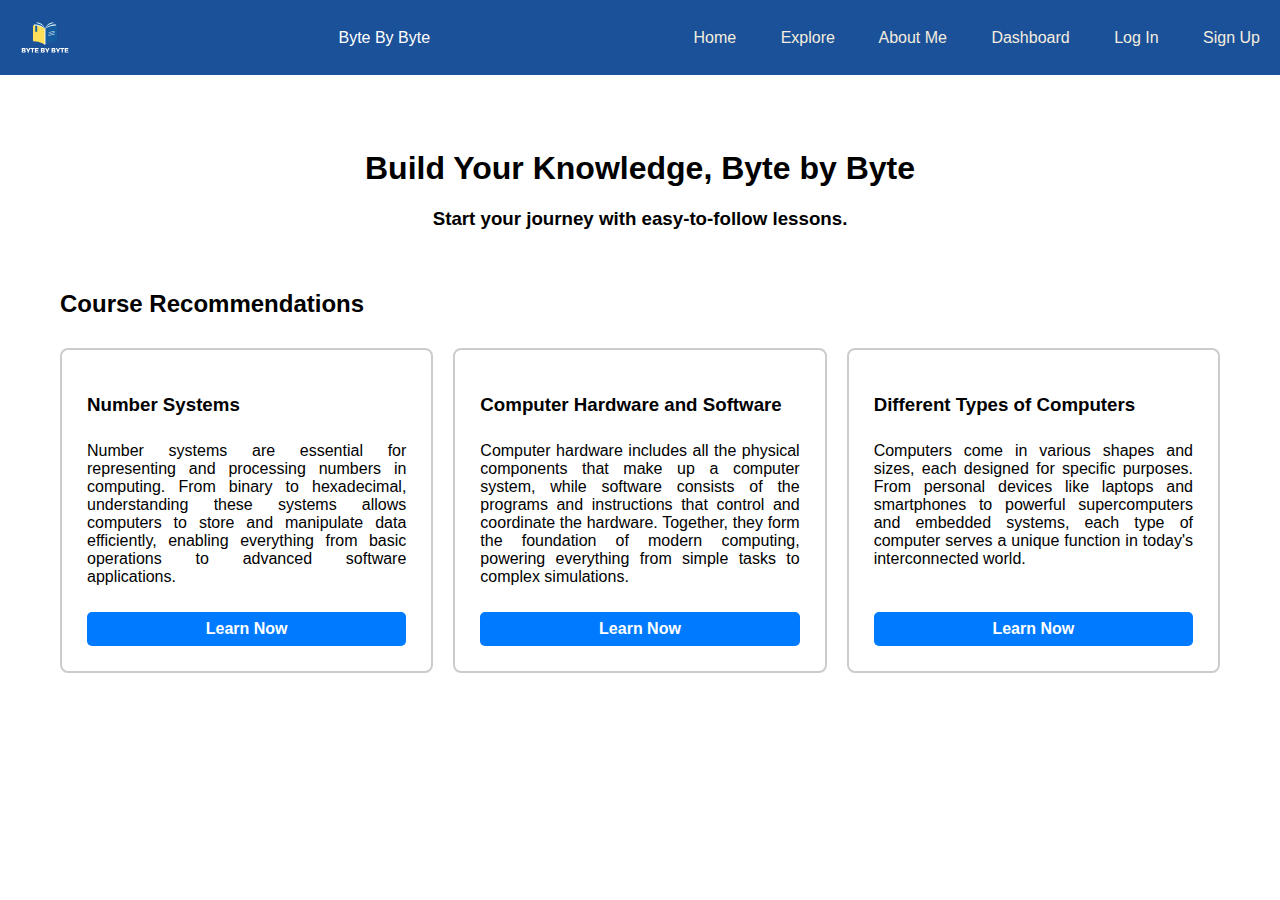
<file: index.html>
<!DOCTYPE html>
<html>
<head>
    <title>Byte By Byte</title>
    <link rel="stylesheet" type="text/css" href="style.css">
</head>
<body>
    <header>
        <img src="BYTEBYBYTE.svg">
        <div>Byte By Byte</div>
        <nav>
            <a href="index.html">Home</a>
            <a href="explore.html">Explore</a>
            <a href="about me.html">About Me</a>
            <a href="dashboard.html">Dashboard</a>
            <a href="login.html">Log In</a>
            <a href="signup.html">Sign Up</a>
        </nav>
    </header>

    <!-- Landing Page -->
    <div id="landing">
    <h1>Build Your Knowledge, Byte by Byte</h1>
    <h3 id="intro">Start your journey with easy-to-follow lessons.</h3>
        <h2 id="recommendation">Course Recommendations</h2>
        <div class="recommendation-container">
            <div class="recommendation-box">
                <h3>Number Systems</h3>
                <p>Number systems are essential for representing and processing numbers in computing. From binary to hexadecimal, understanding these systems allows computers to store and manipulate data efficiently, enabling everything from basic operations to advanced software applications.</p>
                <a href="topic3.html">Learn Now</a>
            </div>
            <div class="recommendation-box">
                <h3>Computer Hardware and Software</h3>
                <p>Computer hardware includes all the physical components that make up a computer system, while software consists of the programs and instructions that control and coordinate the hardware. Together, they form the foundation of modern computing, powering everything from simple tasks to complex simulations.</p>
                <a href="topic4.html">Learn Now</a>
            </div>
            <div class="recommendation-box">
                <h3>Different Types of Computers</h3>
                <p>Computers come in various shapes and sizes, each designed for specific purposes. From personal devices like laptops and smartphones to powerful supercomputers and embedded systems, each type of computer serves a unique function in today's interconnected world.</p>
                <a href="topic6.html">Learn Now</a>
            </div>
    </div>
</body>
</html>
</file>
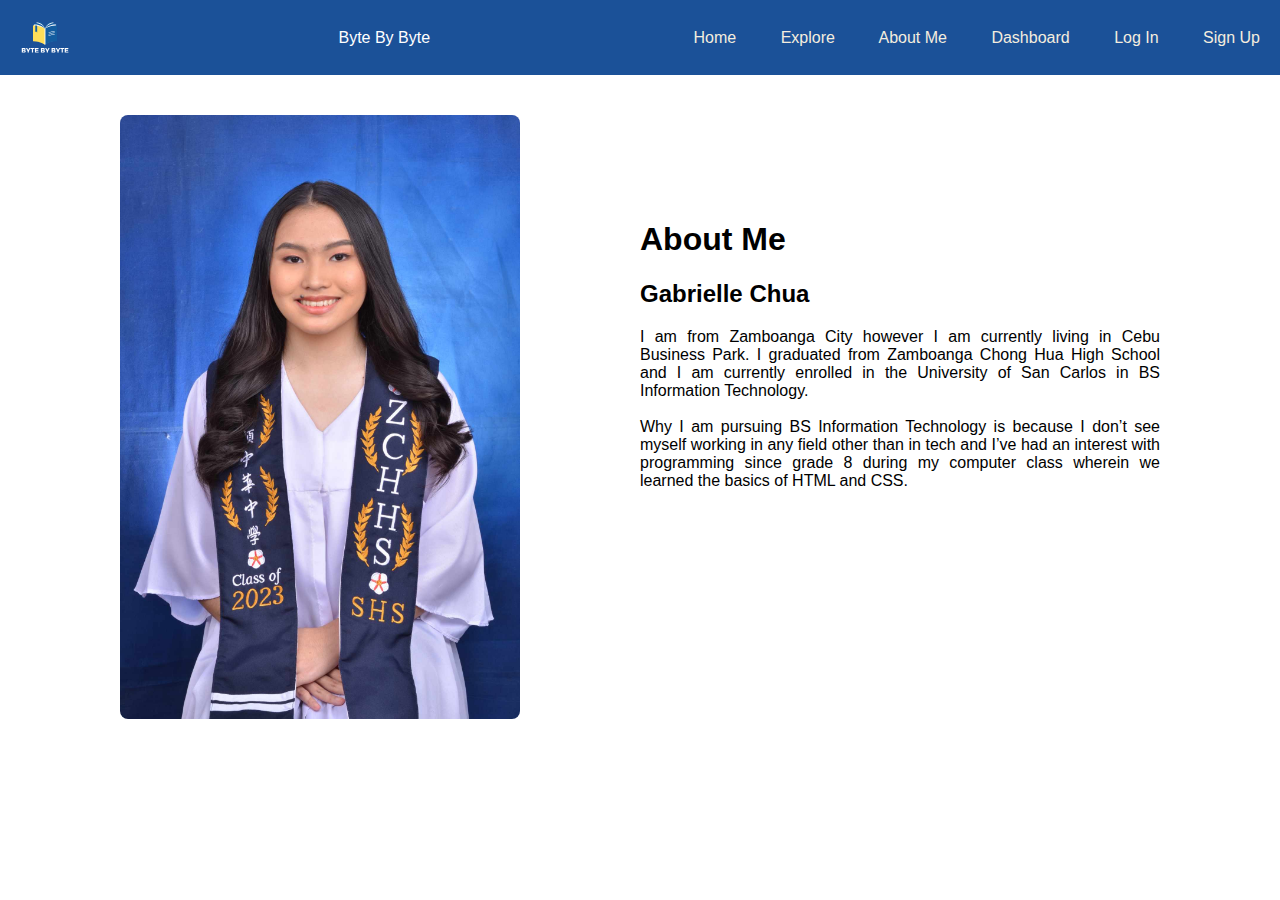
<file: about me.html>
<!DOCTYPE html>
<html>
<head>
    <title>Byte By Byte</title>
    <link rel="stylesheet" type="text/css" href="style.css">
</head>
<body>
    <header>
        <img src="BYTEBYBYTE.svg">
        <div>Byte By Byte</div>
        <nav>
            <a href="index.html">Home</a>
            <a href="explore.html">Explore</a>
            <a href="about me.html">About Me</a>
            <a href="dashboard.html">Dashboard</a>
            <a href="login.html">Log In</a>
            <a href="signup.html">Sign Up</a>
        </nav>
    </header>

    <!-- About Me Page -->
    <div class="about-me-container">
        <div class="picture">
            <img src="418895595_1112350909785266_3610799188984900987_n.jpg"> 
        </div>
        <div class="about">
            <h1>About Me</h1>
            <h2>Gabrielle Chua</h2>
            <p>I am from Zamboanga City however I am currently living in Cebu Business Park. I graduated from Zamboanga Chong Hua High School and I am currently enrolled in the University of San Carlos in BS Information Technology.<br><br>
            Why I am pursuing BS Information Technology is because I don’t see myself working in any field other than in tech and I’ve had an interest with programming since grade 8 during my computer class wherein we learned the basics of HTML and CSS.</p>
        </div>
    </div>
</body>
</html>
</file>
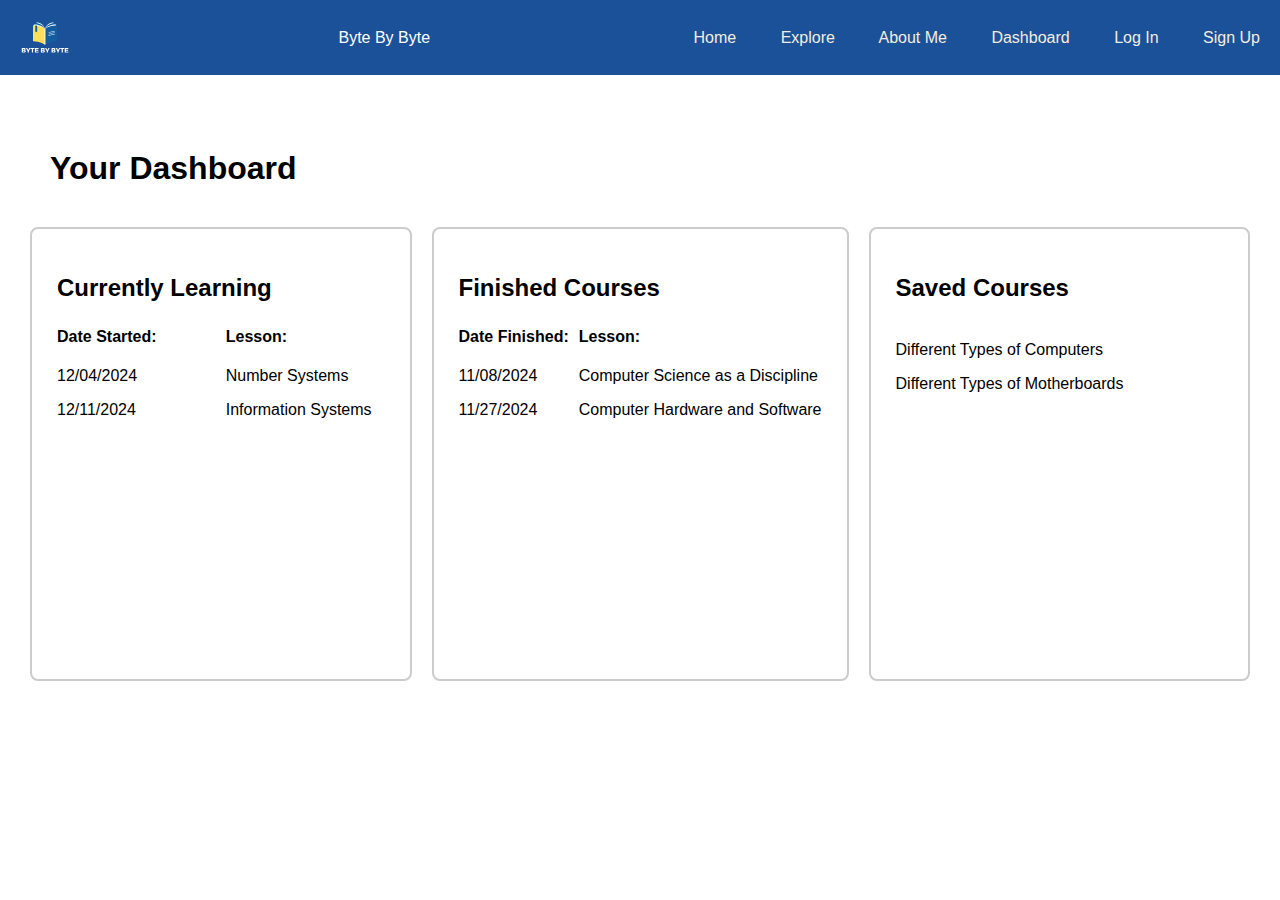
<file: dashboard.html>
<!DOCTYPE html>
<html>
<head>
    <title>Byte By Byte</title>
    <link rel="stylesheet" type="text/css" href="style.css">
</head>
<body>
    <header>
        <img src="BYTEBYBYTE.svg">
        <div>Byte By Byte</div>
        <nav>
            <a href="index.html">Home</a>
            <a href="explore.html">Explore</a>
            <a href="about me.html">About Me</a>
            <a href="dashboard.html">Dashboard</a>
            <a href="login.html">Log In</a>
            <a href="signup.html">Sign Up</a>
        </nav>
    </header>

    <!-- Dashboard Page -->
    <h1 id="dashboard">Your Dashboard</h1>
    <div class="dashboard-container">
        <div class="dashboard-box">
            <h2>Currently Learning</h2>
            <div class="dashboard-box-info">
                <div class="date-started">
                    <h4>Date Started: </h4>
                    <p>12/04/2024</p>
                    <p>12/11/2024</p>
                </div>
                <div class="lesson">
                    <h4>Lesson:</h4>
                    <p>Number Systems</p>
                    <p>Information Systems</p>
                </div>
            </div>
        </div>
        <div class="dashboard-box">
            <h2>Finished Courses</h2>
            <div class="dashboard-box-info">
                <div class="date-finished">
                    <h4>Date Finished: </h4>
                    <p>11/08/2024</p>
                    <p>11/27/2024</p>
                </div>
                <div class="lesson">
                    <h4>Lesson:</h4>
                    <p>Computer Science as a Discipline</p>
                    <p>Computer Hardware and Software</p>
                </div>
            </div>
        </div>
        <div class="dashboard-box">
            <h2>Saved Courses</h2>
                <br>
                <p id="content">Different Types of Computers</p>
                <p id="content">Different Types of Motherboards</p>
        </div>
    </div>
</body>
</body>
</html>
</file>
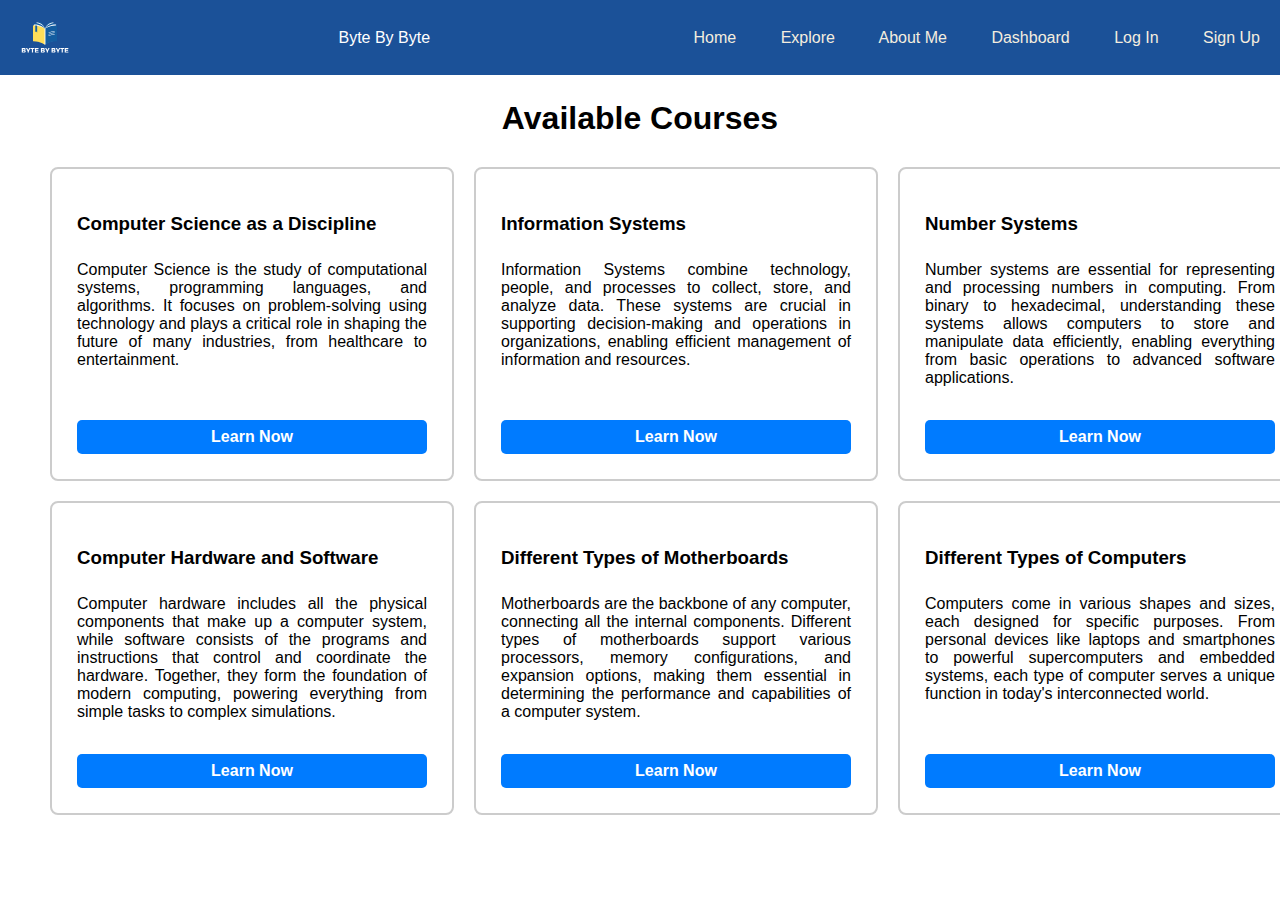
<file: explore.html>
<!DOCTYPE html>
<html>
<head>
    <title>Byte By Byte</title>
    <link rel="stylesheet" type="text/css" href="style.css">
</head>
<body>
    <header>
        <img src="BYTEBYBYTE.svg">
        <div>Byte By Byte</div>
        <nav>
            <a href="index.html">Home</a>
            <a href="explore.html">Explore</a>
            <a href="about me.html">About Me</a>
            <a href="dashboard.html">Dashboard</a>
            <a href="login.html">Log In</a>
            <a href="signup.html">Sign Up</a>
        </nav>
    </header>

    <!-- Explore Page -->
    <div class="explore-container">
        <h1 id="available">Available Courses</h1>
        <div class="courses">
            <div class="explore-box">
                <h3>Computer Science as a Discipline</h3>
                <p>Computer Science is the study of computational systems, programming languages, and algorithms. It focuses on problem-solving using technology and plays a critical role in shaping the future of many industries, from healthcare to entertainment.</p>
                <a href="topic1.html">Learn Now</a>
            </div>
            <div class="explore-box">
                <h3>Information Systems</h3>
                <p>Information Systems combine technology, people, and processes to collect, store, and analyze data. These systems are crucial in supporting decision-making and operations in organizations, enabling efficient management of information and resources.</p>
                <a href="topic2.html">Learn Now</a>
            </div>
            <div class="explore-box">
                <h3>Number Systems</h3>
                <p>Number systems are essential for representing and processing numbers in computing. From binary to hexadecimal, understanding these systems allows computers to store and manipulate data efficiently, enabling everything from basic operations to advanced software applications.</p>
                <a href="topic3.html">Learn Now</a>
            </div>
            <div class="explore-box">
                <h3>Computer Hardware and Software</h3>
                <p>Computer hardware includes all the physical components that make up a computer system, while software consists of the programs and instructions that control and coordinate the hardware. Together, they form the foundation of modern computing, powering everything from simple tasks to complex simulations.</p>
                <a href="topic4.html">Learn Now</a>
            </div>
            <div class="explore-box">
                <h3>Different Types of Motherboards</h3>
                <p>Motherboards are the backbone of any computer, connecting all the internal components. Different types of motherboards support various processors, memory configurations, and expansion options, making them essential in determining the performance and capabilities of a computer system.</p>
                <a href="topic5.html">Learn Now</a>
            </div>
            <div class="explore-box">
                <h3>Different Types of Computers</h3>
                <p>Computers come in various shapes and sizes, each designed for specific purposes. From personal devices like laptops and smartphones to powerful supercomputers and embedded systems, each type of computer serves a unique function in today's interconnected world.</p>
                <a href="topic6.html">Learn Now</a>
            </div>
        </div>
    </div>
</body>
</html>
</file>
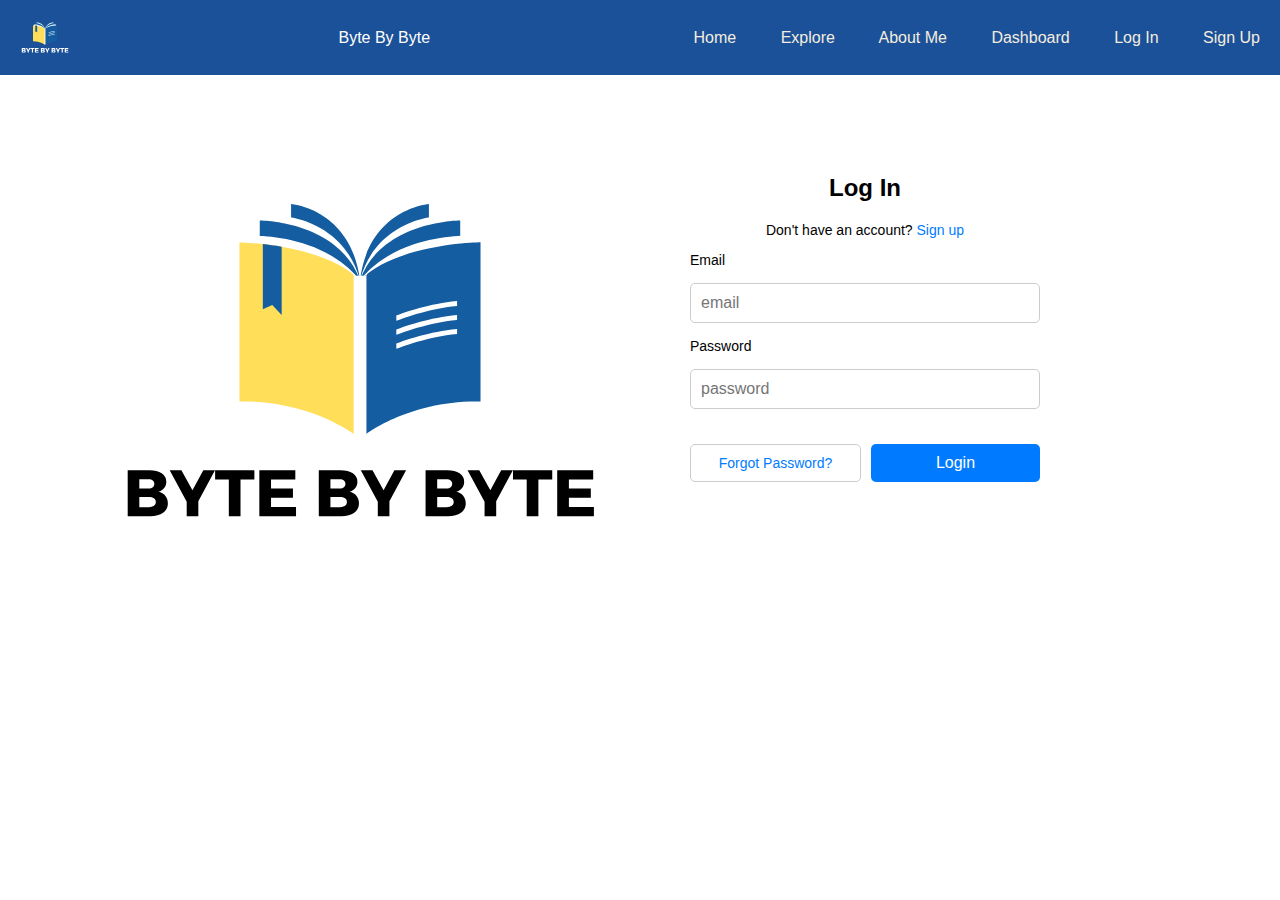
<file: login.html>
<!DOCTYPE html>
<html>
<head>
    <title>Byte By Byte</title>
    <link rel="stylesheet" type="text/css" href="style.css">
</head>
<body>
    <header>
        <img src="BYTEBYBYTE.svg">
        <div>Byte By Byte</div>
        <nav>
            <a href="index.html">Home</a>
            <a href="explore.html">Explore</a>
            <a href="about me.html">About Me</a>
            <a href="dashboard.html">Dashboard</a>
            <a href="login.html">Log In</a>
            <a href="signup.html">Sign Up</a>
        </nav>
    </header>

    <!-- Log In Page -->
    <div class="form-container">
        <div class="logo">
            <img src="BYTEBYBYTE(black).svg" alt="Website Logo"> 
        </div>
        <div class="login">
            <h3>Log In</h3>
            <p>Don't have an account? <a href="signup.html">Sign up</a></p>
            <form action="dashboard.html">
                <label for="email">Email</label>
                <input name="email" placeholder="email">

                <label for="password">Password</label>
                <input name="password" placeholder="password">

                <div class="button-container">
                    <a href="#" class="forgot-password">Forgot Password?</a>
                    <button type="submit">Login</button>
                </div>
            </form>
        </div>
    </div>
</body>
</html>
</file>
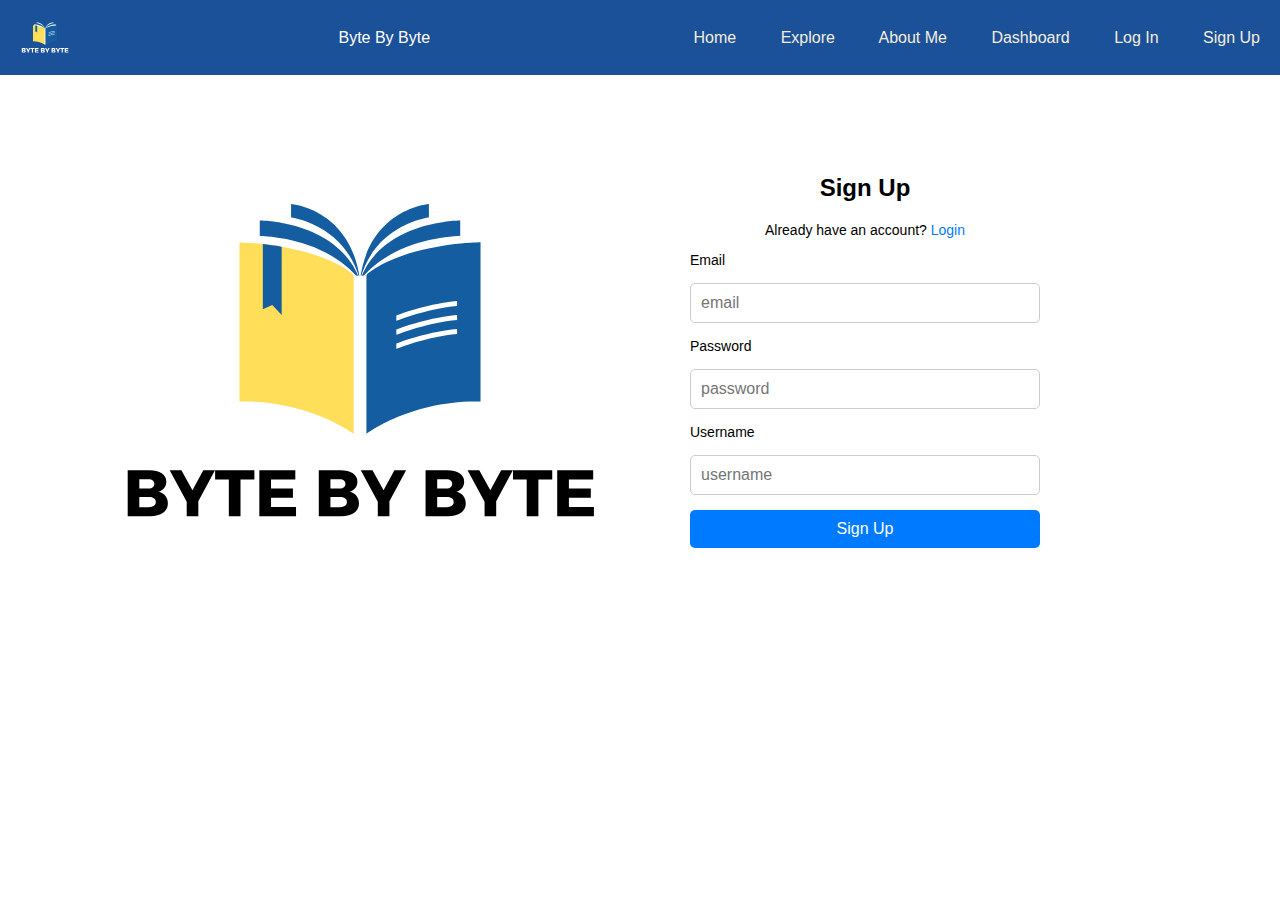
<file: signup.html>
<!DOCTYPE html>
<html>
<head>
    <title>Sign Up</title>
    <link rel="stylesheet" type="text/css" href="style.css">
</head>
<body>
    <header>
        <img src="BYTEBYBYTE.svg">
        <div>Byte By Byte</div>
        <nav>
            <a href="index.html">Home</a>
            <a href="explore.html">Explore</a>
            <a href="about me.html">About Me</a>
            <a href="dashboard.html">Dashboard</a>
            <a href="login.html">Log In</a>
            <a href="signup.html">Sign Up</a>
        </nav>
    </header>

    <!-- Signup Page -->
    <div class="form-container">
        <div class="logo">
            <img src="BYTEBYBYTE(black).svg" alt="Website Logo"> 
        </div>
        <div class="signup">
            <h3>Sign Up</h3>
            <p>Already have an account? <a href="login.html">Login</a></p>
            <form action="dashboard.html">
                <label for="email">Email</label>
                <input type="email" placeholder="email">

                <label for="password">Password</label>
                <input type="password" placeholder="password">

                <label for="username">Username</label>
                <input type="text" placeholder="username">
                <button type="submit">Sign Up</button>
            </form>
        </div>
    </div>
</body>
</html>
</file>
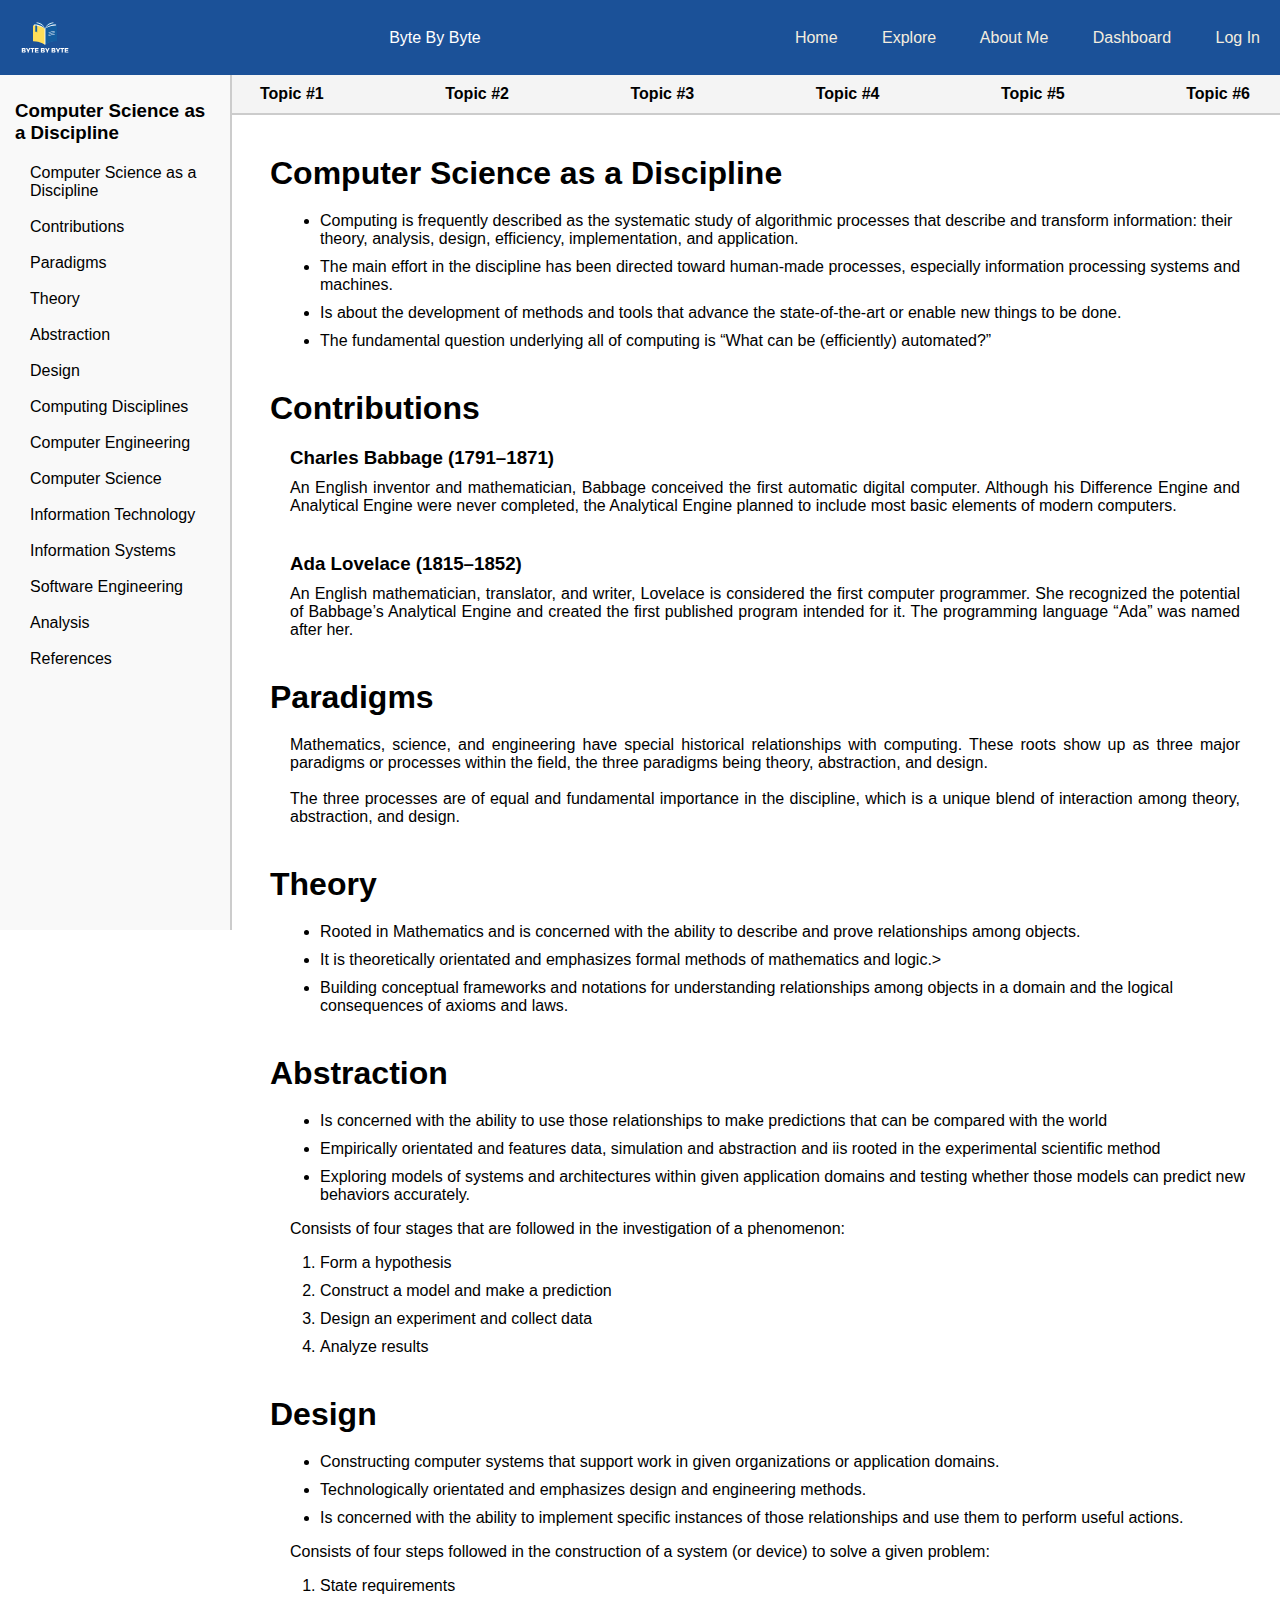
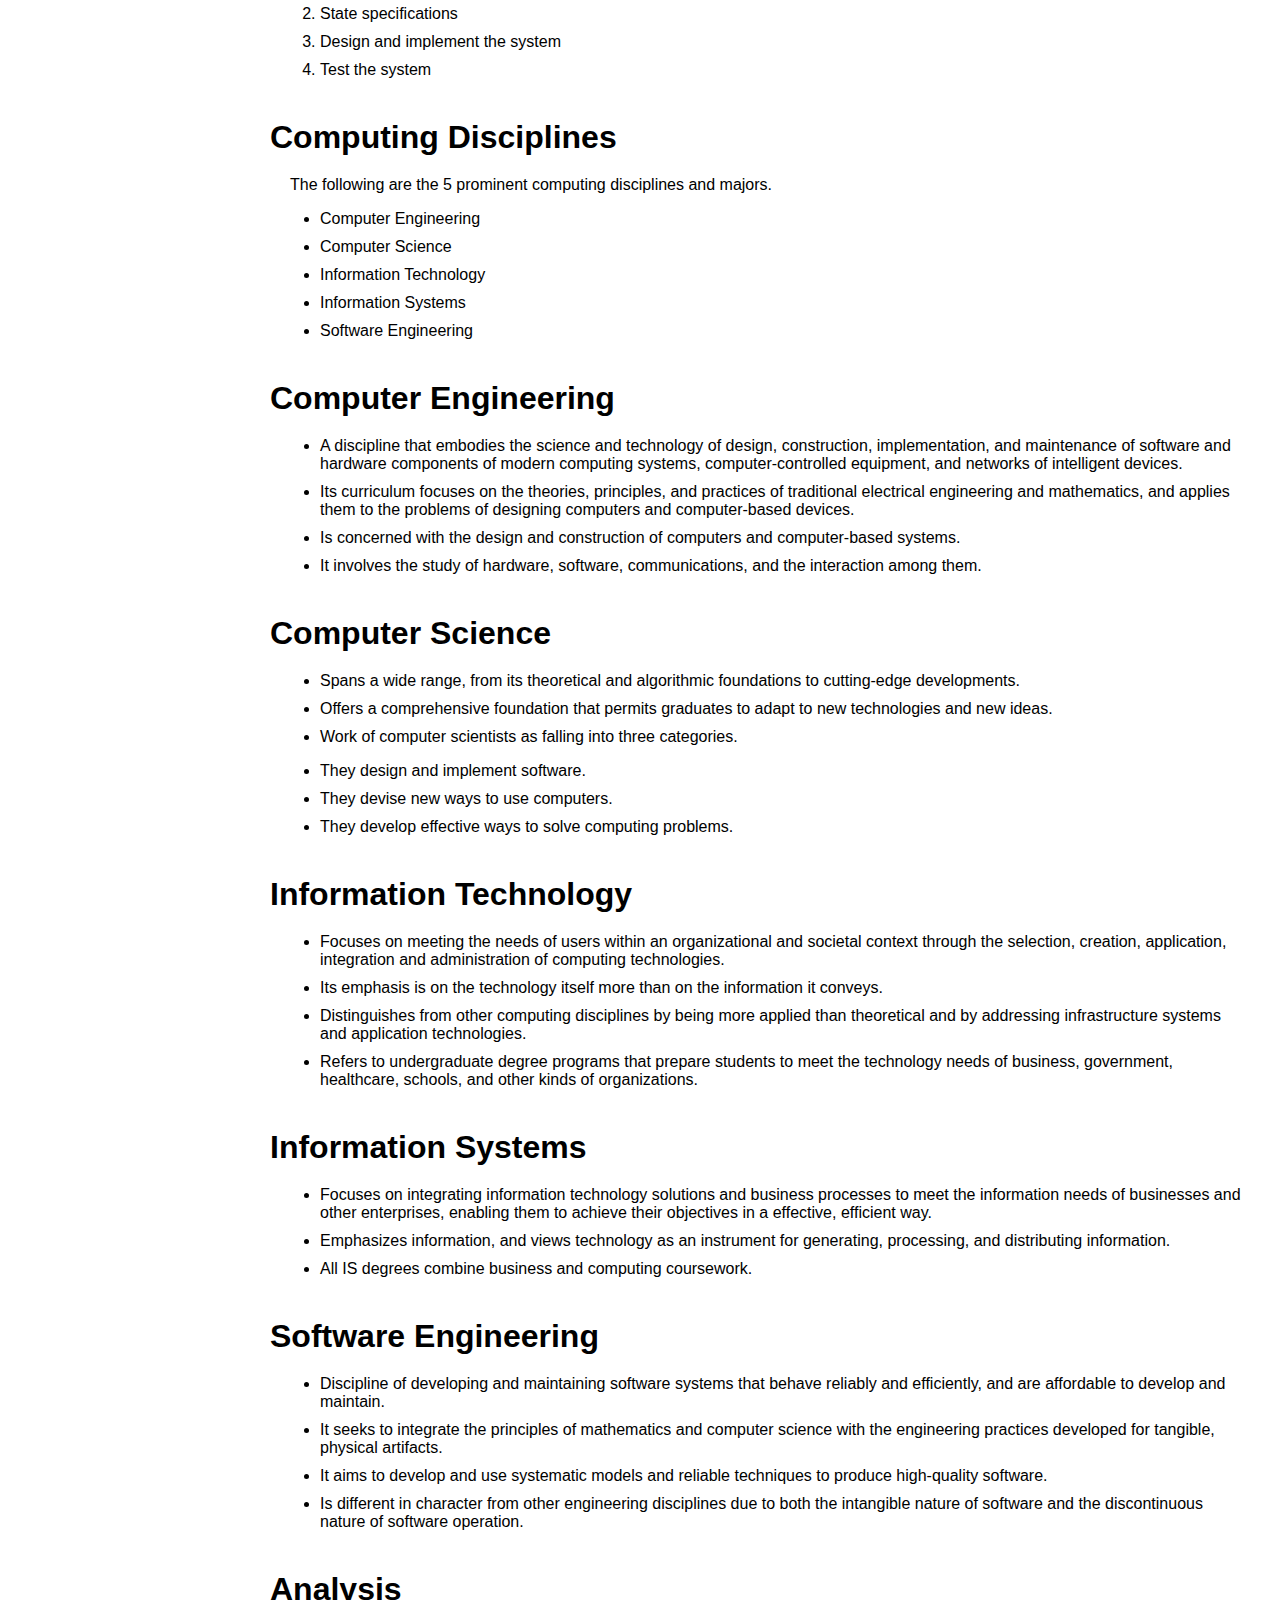
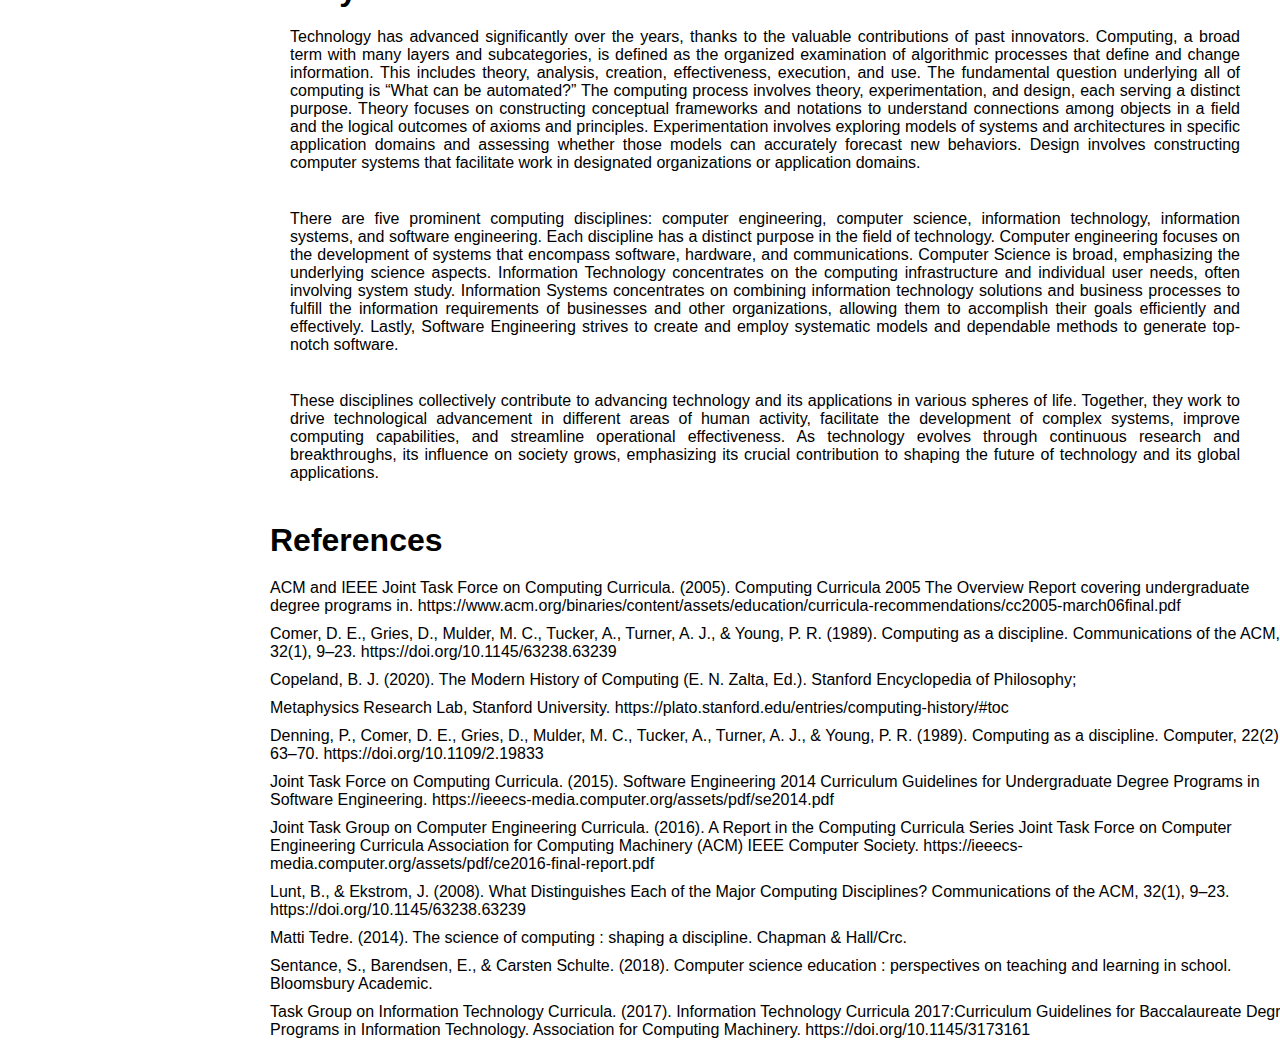
<file: topic1.html>
<!DOCTYPE html>
<html>
<head>
    <title>Byte By Byte</title>
    <link rel="stylesheet" type="text/css" href="style.css">
</head>
<body>
    <header>
        <img src="BYTEBYBYTE.svg">
        <div>Byte By Byte</div>
        <nav>
            <a href="index.html">Home</a>
            <a href="explore.html">Explore</a>
            <a href="about me.html">About Me</a>
            <a href="dashboard.html">Dashboard</a>
            <a href="login.html">Log In</a>
        </nav>
    </header>

    <!-- Topic -->
    <div class="content-container">
        <aside class="sidebar">
            <h3>Computer Science as a Discipline </h3>
            <ul>
                <li><a href="#discipline">Computer Science as a Discipline</a></li>
                <li><a href="#contribution">Contributions</a></li>
                <li><a href="#paradigms">Paradigms</a></li>
                <li><a href="#theory">Theory</a></li>
                <li><a href="#abstraction">Abstraction</a></li>
                <li><a href="#design">Design</a></li>
                <li><a href="#computing">Computing Disciplines</a></li>
                <li><a href="#comeng">Computer Engineering</a></li>
                <li><a href="#comsci">Computer Science</a></li>
                <li><a href="#it">Information Technology</a></li>
                <li><a href="#is">Information Systems</a></li>
                <li><a href="#softwareeng">Software Engineering</a></li>
                <li><a href="#analysis">Analysis</a></li>
                <li><a href="#references">References</a></li>
            </ul>
        </aside>
        <main>
            <nav class="topic-nav">
                <a href="topic1.html">Topic #1</a>
                <a href="topic2.html">Topic #2</a>
                <a href="topic3.html">Topic #3</a>
                <a href="topic4.html">Topic #4</a>
                <a href="topic5.html">Topic #5</a>
                <a href="topic6.html">Topic #6</a>
            </nav>
            <section class="content">
                <h1 id="discipline">Computer Science as a Discipline</h1>
                <ul>
                    <li>Computing is frequently described as the systematic study of algorithmic processes that describe and transform information: their theory, analysis, design, efficiency, implementation, and application.</li>
                    <li>The main effort in the discipline has been directed toward human-made processes, especially information processing systems and machines.</li>
                    <li>Is about the development of methods and tools that advance the state-of-the-art or enable new things to be done.</li>
                    <li>The fundamental question underlying all of computing is “What can be (efficiently) automated?”</li>
                </ul>
                <h1 id="contribution">Contributions</h1>
                <h3>Charles Babbage (1791–1871)</h3>
                <p id="contribution-content">An English inventor and mathematician, Babbage conceived the first automatic digital computer. Although his Difference Engine and Analytical Engine were never completed, the Analytical Engine planned to include most basic elements of modern computers.</p>
                <br>
                <h3>Ada Lovelace (1815–1852) </h3>
                <p id="contribution-content">An English mathematician, translator, and writer, Lovelace is considered the first computer programmer. She recognized the potential of Babbage’s Analytical Engine and created the first published program intended for it. The programming language “Ada” was named after her.</p>
                
                <h1 id="paradigms">Paradigms</h1>
                <p>Mathematics, science, and engineering have special historical relationships with computing. These roots show up as three major paradigms or processes within the field, the three paradigms being theory, abstraction, and design.<br><br>The three processes are of equal and fundamental importance in the discipline, which is a unique blend of interaction among theory, abstraction, and design. </p>
                
                <h1 id="theory">Theory</h1>
                <ul>
                    <li>Rooted in Mathematics and is concerned with the ability to describe and prove relationships among objects.</li>
                    <li>It is theoretically orientated and emphasizes formal methods of mathematics and logic.></li>
                    <li>Building conceptual frameworks and notations for understanding relationships among objects in a domain and the logical consequences of axioms and laws.</li>
                </ul>
                
                <h1 id="abstraction">Abstraction</h1>
                <ul>
                    <li>Is concerned with the ability to use those relationships to make predictions that can be compared with the world</li>
                    <li>Empirically orientated and features data, simulation and abstraction and iis rooted in the experimental scientific method</li>
                    <li>Exploring models of systems and architectures within given application domains and testing whether those models can predict new behaviors accurately.</li>
                </ul>
                <p>Consists of four stages that are followed in the investigation of a phenomenon:</p>
                <ol>
                    <li>Form a hypothesis </li>
                    <li>Construct a model and make a prediction</li>
                    <li>Design an experiment and collect data</li>
                    <li>Analyze results</li>
                </ol>
                
                <h1 id="design">Design</h1>
                <ul>
                    <li>Constructing computer systems that support work in given organizations or application domains.</li>
                    <li>Technologically orientated and emphasizes design and engineering methods.</li>
                    <li>Is concerned with the ability to implement specific instances of those relationships and use them to perform useful actions. </li>
                </ul>
                <p>Consists of four steps followed in the construction of a system (or device) to solve a given problem:</p>
                <ol>
                    <li>State requirements</li>
                    <li>State specifications</li>
                    <li>Design and implement the system</li>
                    <li>Test the system</li>
                </ol>
                
                <h1 id="computing">Computing Disciplines</h1>
                <p>The following are the 5 prominent computing disciplines and majors.</p>
                <ul>
                    <li>Computer Engineering</li>
                    <li>Computer Science</li>
                    <li>Information Technology</li>
                    <li>Information Systems</li>
                    <li>Software Engineering</li>
                </ul>

                <h1 id="comeng">Computer Engineering</h1>
                <ul>
                    <li>A discipline that embodies the science and technology of design, construction, implementation, and maintenance of software and hardware components of modern computing systems, computer-controlled equipment, and networks of intelligent devices. </li>
                    <li>Its curriculum focuses on the theories, principles, and practices of traditional electrical engineering and mathematics, and applies them to the problems of designing computers and computer-based devices.</li>
                    <li>Is concerned with the design and construction of computers and computer-based systems.</li>
                    <li>It involves the study of hardware, software, communications, and the interaction among them. </li>
                </ul>

                <h1 id="comsci">Computer Science</h1>
                <ul>
                    <li>Spans a wide range, from its theoretical and algorithmic foundations to cutting-edge developments.</li>
                    <li>Offers a comprehensive foundation that permits graduates to adapt to new technologies and new ideas.</li>
                    <li>Work of computer scientists as falling into three categories.</li>
                </ul>
                <ul>
                    <li>They design and implement software.</li>
                    <li>They devise new ways to use computers.</li>
                    <li>They develop effective ways to solve computing problems.</li>
                </ul>

                <h1 id="it">Information Technology</h1>
                <ul>
                    <li>Focuses on meeting the needs of users within an organizational and societal context through the selection, creation, application, integration and administration of computing technologies.</li>
                    <li>Its emphasis is on the technology itself more than on the information it conveys.</li>
                    <li>Distinguishes from other computing disciplines by being more applied than theoretical and by addressing infrastructure systems and application technologies.</li>
                    <li>Refers to undergraduate degree programs that prepare students to meet the technology needs of business, government, healthcare, schools, and other kinds of organizations.</li>
                </ul>

                <h1 id="is">Information Systems</h1>
                <ul>
                    <li>Focuses on integrating information technology solutions and business processes to meet the information needs of businesses and other enterprises, enabling them to achieve their objectives in a effective, efficient way.</li>
                    <li>Emphasizes information, and views technology as an instrument for generating, processing, and distributing information.</li>
                    <li>All IS degrees combine business and computing coursework.</li>
                </ul>

                <h1 id="softwareeng">Software Engineering</h1>
                <ul>
                    <li>Discipline of developing and maintaining software systems that behave reliably and efficiently, and are affordable to develop and maintain.</li>
                    <li>It seeks to integrate the principles of mathematics and computer science with the engineering practices developed for tangible, physical artifacts.</li>
                    <li>It aims to develop and use systematic models and reliable techniques to produce high-quality software.</li>
                    <li>Is different in character from other engineering disciplines due to both the intangible nature of software and the discontinuous nature of software operation.</li>
                </ul>

                <h1 id="analysis">Analysis</h1>
                <p>Technology has advanced significantly over the years, thanks to the valuable contributions of past innovators. Computing, a broad term with many layers and subcategories, is defined as the organized examination of algorithmic processes that define and change information. This includes theory, analysis, creation, effectiveness, execution, and use. The fundamental question underlying all of computing is “What can be automated?” The computing process involves theory, experimentation, and design, each serving a distinct purpose. Theory focuses on constructing conceptual frameworks and notations to understand connections among objects in a field and the logical outcomes of axioms and principles. Experimentation involves exploring models of systems and architectures in specific application domains and assessing whether those models can accurately forecast new behaviors. Design involves constructing computer systems that facilitate work in designated organizations or application domains.</p><br>
                <p>There are five prominent computing disciplines: computer engineering, computer science, information technology, information systems, and software engineering. Each discipline has a distinct purpose in the field of technology. Computer engineering focuses on the development of systems that encompass software, hardware, and communications. Computer Science is broad, emphasizing the underlying science aspects. Information Technology concentrates on the computing infrastructure and individual user needs, often involving system study. Information Systems concentrates on combining information technology solutions and business processes to fulfill the information requirements of businesses and other organizations, allowing them to accomplish their goals efficiently and effectively. Lastly, Software Engineering strives to create and employ systematic models and dependable methods to generate top-notch software.</p><br>
                <p>These disciplines collectively contribute to advancing technology and its applications in various spheres of life. Together, they work to drive technological advancement in different areas of human activity, facilitate the development of complex systems, improve computing capabilities, and streamline operational effectiveness. As technology evolves through continuous research and breakthroughs, its influence on society grows, emphasizing its crucial contribution to shaping the future of technology and its global applications.</p>

                <h1 id="references">References</h1>
                <ul class="reference">
                    <li>ACM and IEEE Joint Task Force on Computing Curricula. (2005). Computing Curricula 2005 The Overview Report covering undergraduate degree programs in. https://www.acm.org/binaries/content/assets/education/curricula-recommendations/cc2005-march06final.pdf</li>
                    <li>Comer, D. E., Gries, D., Mulder, M. C., Tucker, A., Turner, A. J., & Young, P. R. (1989). Computing as a discipline. Communications of the ACM, 32(1), 9–23. https://doi.org/10.1145/63238.63239</li>
                    <li>Copeland, B. J. (2020). The Modern History of Computing (E. N. Zalta, Ed.). Stanford Encyclopedia of Philosophy;</li>
                    <li>Metaphysics Research Lab, Stanford University. https://plato.stanford.edu/entries/computing-history/#toc</li>
                    <li>Denning, P., Comer, D. E., Gries, D., Mulder, M. C., Tucker, A., Turner, A. J., & Young, P. R. (1989). Computing as a discipline. Computer, 22(2), 63–70. https://doi.org/10.1109/2.19833</li>
                    <li>Joint Task Force on Computing Curricula. (2015). Software Engineering 2014 Curriculum Guidelines for Undergraduate Degree Programs in Software Engineering. https://ieeecs-media.computer.org/assets/pdf/se2014.pdf</li>
                    <li>Joint Task Group on Computer Engineering Curricula. (2016). A Report in the Computing Curricula Series Joint Task Force on Computer Engineering Curricula Association for Computing Machinery (ACM) IEEE Computer Society. https://ieeecs-media.computer.org/assets/pdf/ce2016-final-report.pdf</li>
                    <li>Lunt, B., & Ekstrom, J. (2008). What Distinguishes Each of the Major Computing Disciplines? Communications of the ACM, 32(1), 9–23. https://doi.org/10.1145/63238.63239</li>
                    <li>Matti Tedre. (2014). The science of computing : shaping a discipline. Chapman & Hall/Crc.</li>
                    <li>Sentance, S., Barendsen, E., & Carsten Schulte. (2018). Computer science education : perspectives on teaching and learning in school. Bloomsbury Academic.</li>
                    <li>Task Group on Information Technology Curricula. (2017). Information Technology Curricula 2017:Curriculum Guidelines for Baccalaureate Degree Programs in Information Technology. Association for Computing Machinery. https://doi.org/10.1145/3173161</li>
                </ul>
            </section>
        </main>
    </div>
</body>
</html>
</file>
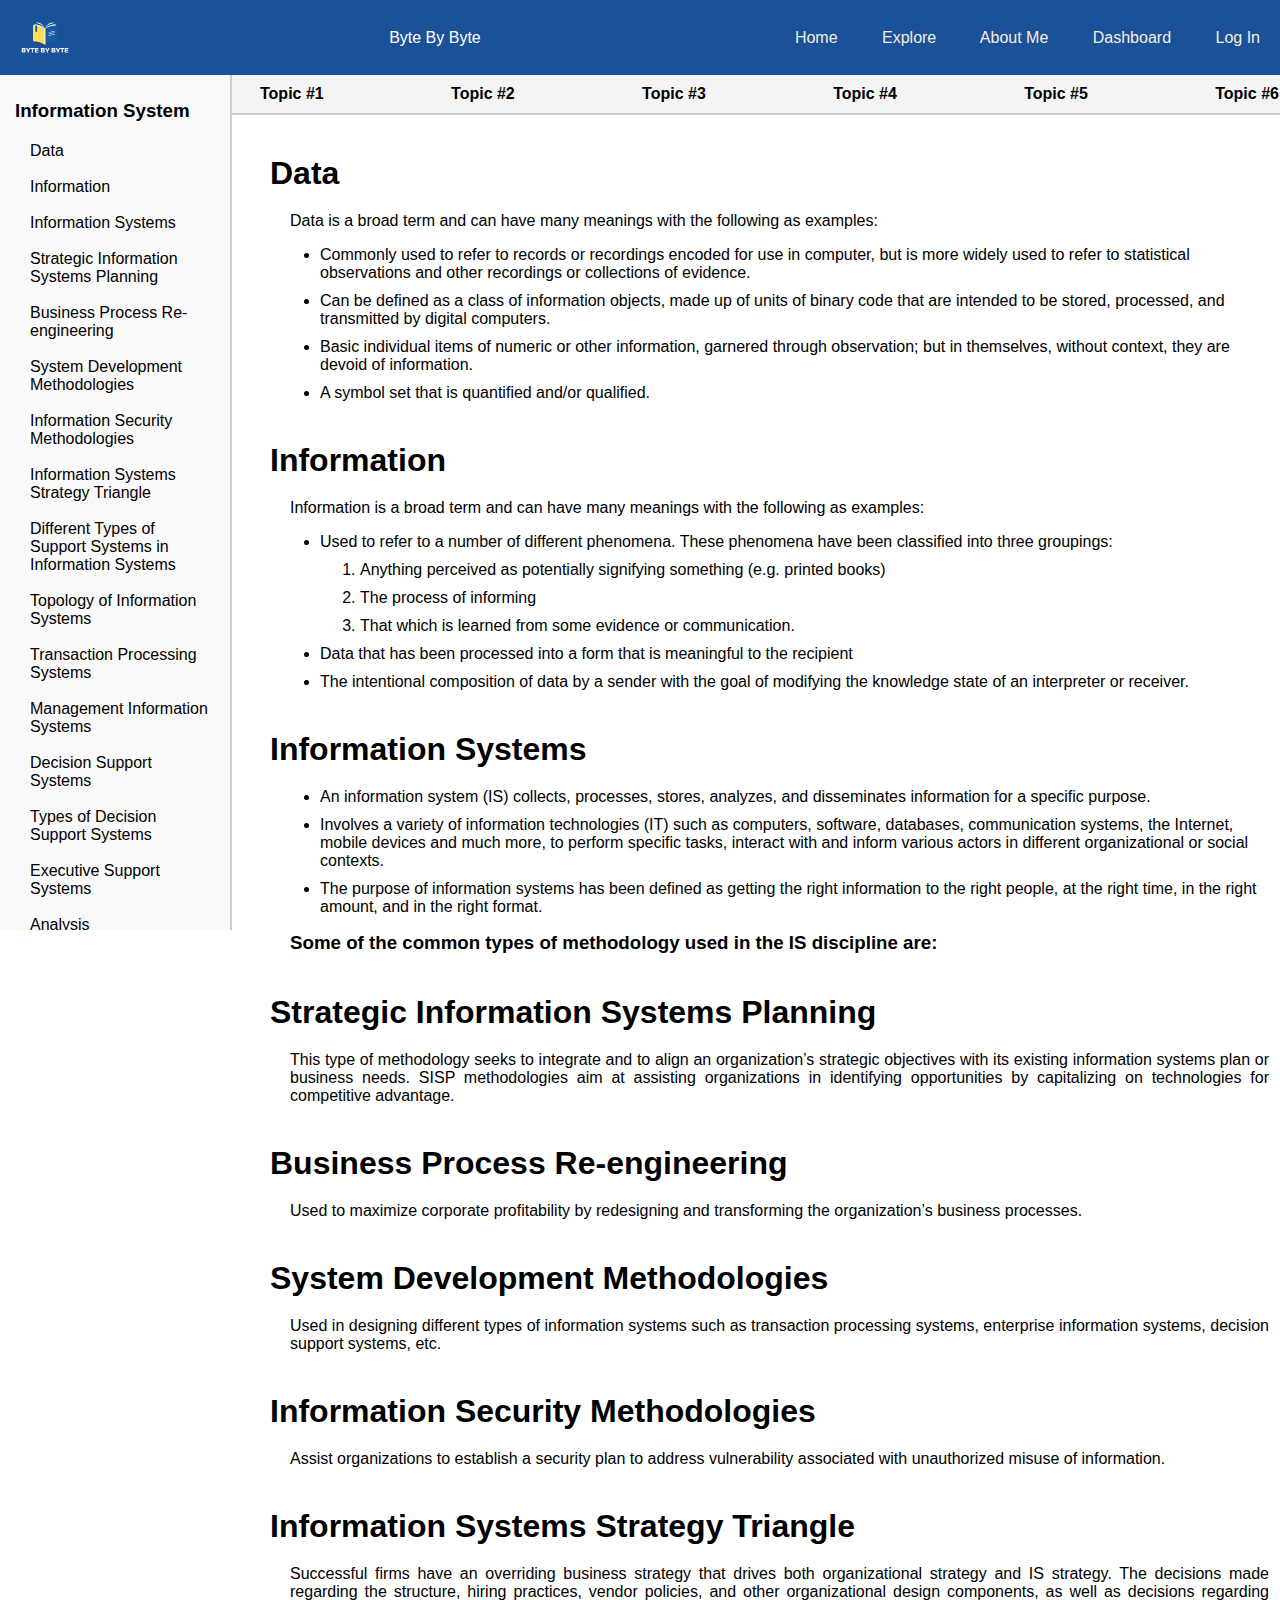
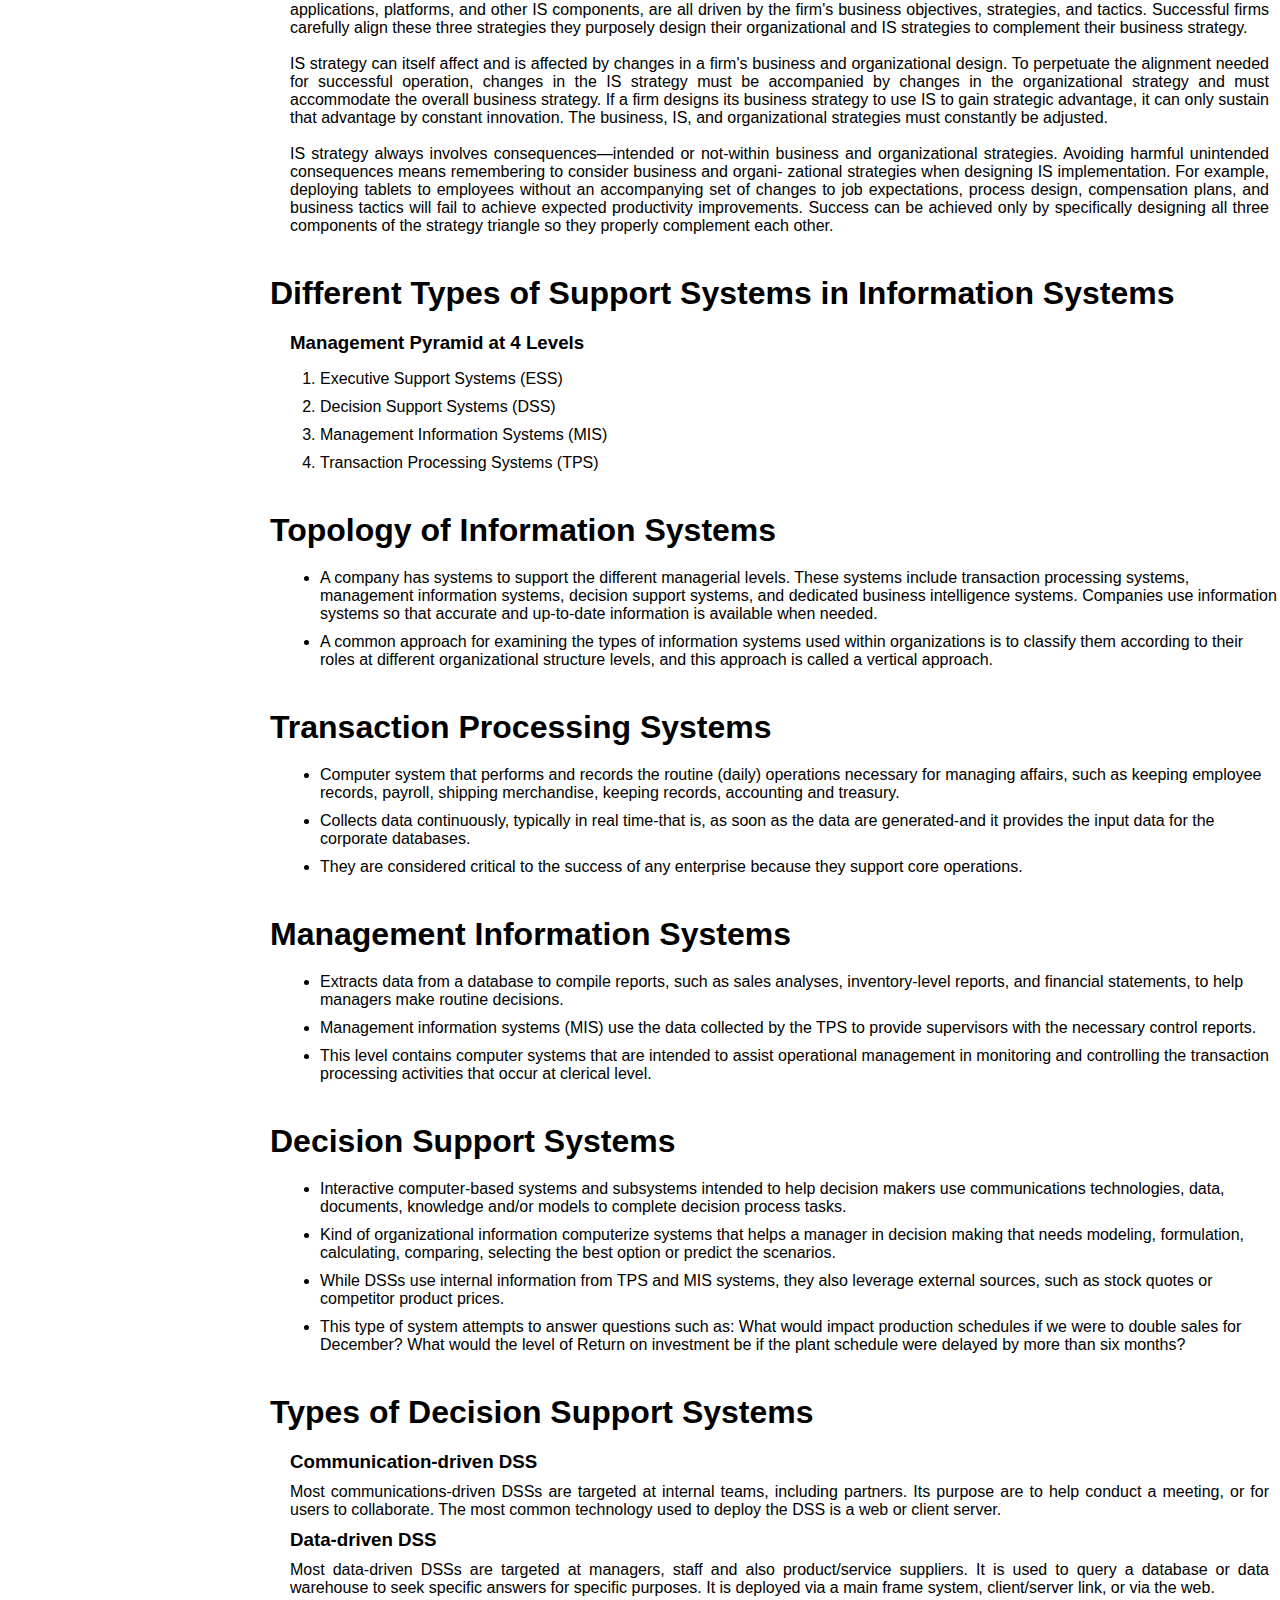
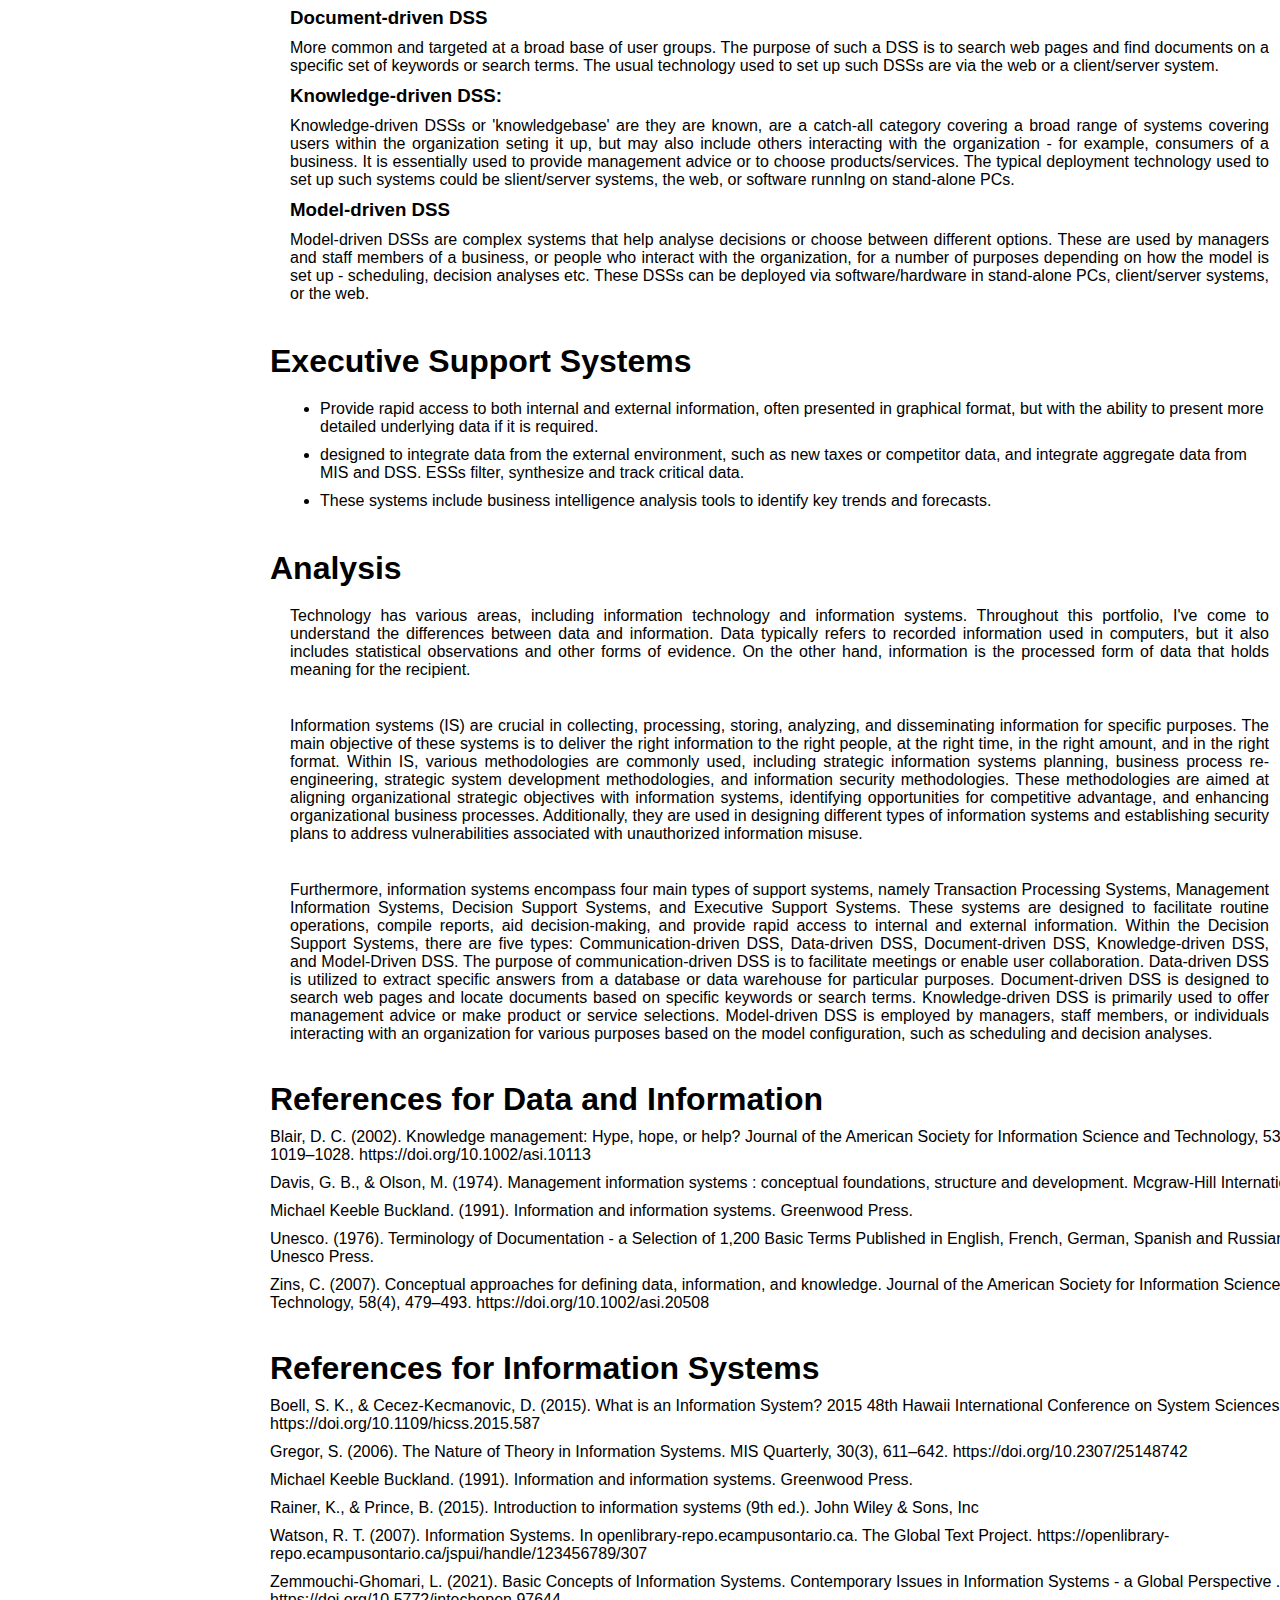
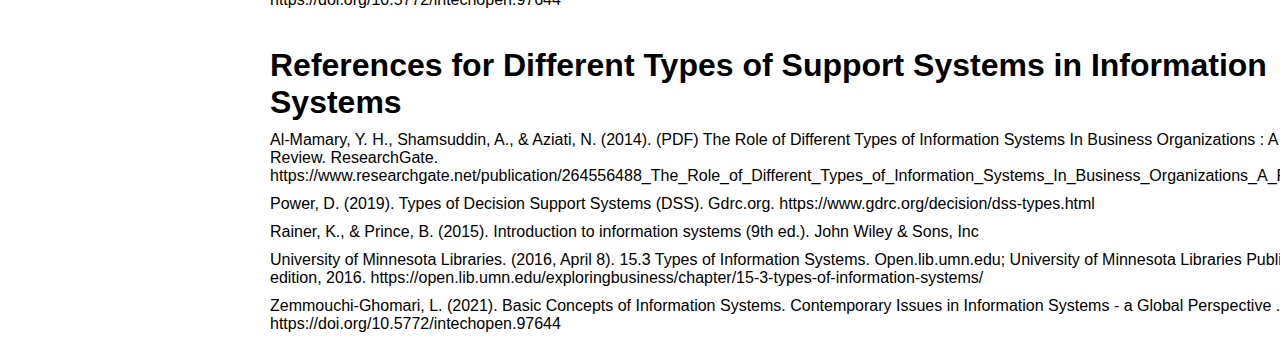
<file: topic2.html>
<!DOCTYPE html>
<html>
<head>
    <title>Byte By Byte</title>
    <link rel="stylesheet" type="text/css" href="style.css">
</head>
<body>
    <header>
        <img src="BYTEBYBYTE.svg">
        <div>Byte By Byte</div>
        <nav>
            <a href="index.html">Home</a>
            <a href="explore.html">Explore</a>
            <a href="about me.html">About Me</a>
            <a href="dashboard.html">Dashboard</a>
            <a href="login.html">Log In</a>
        </nav>
    </header>

    <!-- Topic -->
    <div class="content-container">
        <aside class="sidebar">
            <h3>Information System</h3>
            <ul>
                <li><a href="#data">Data</a></li>
                <li><a href="#info">Information</a></li>
                <li><a href="#is">Information Systems</a></li>
                <li><a href="#sispm">Strategic Information Systems Planning</a></li>
                <li><a href="#bprm">Business Process Re-engineering</a></li>
                <li><a href="#sdms">System Development Methodologies</a></li>
                <li><a href="#ism">Information Security Methodologies</a></li>
                <li><a href="#isst">Information Systems Strategy Triangle</a></li>
                <li><a href="#types">Different Types of Support Systems in Information Systems</a></li>
                <li><a href="#tis">Topology of Information Systems</a></li>
                <li><a href="#tps">Transaction Processing Systems</a></li>
                <li><a href="#mis">Management Information Systems</a></li>
                <li><a href="#dss">Decision Support Systems</a></li>
                <li><a href="#tdss">Types of Decision Support Systems</a></li>
                <li><a href="#ess">Executive Support Systems</a></li>
                <li><a href="#analysis">Analysis</a></li>
                <li><a href="#references1">References for Data and Information</a></li>
                <li><a href="#references2">References for Information Systems</a></li>
                <li><a href="#references3">References for Different Types of Support Systems in Information Systems</a></li>
            </ul>
        </aside>
        <main>
            <nav class="topic-nav">
                <a href="topic1.html">Topic #1</a>
                <a href="topic2.html">Topic #2</a>
                <a href="topic3.html">Topic #3</a>
                <a href="topic4.html">Topic #4</a>
                <a href="topic5.html">Topic #5</a>
                <a href="topic6.html">Topic #6</a>
            </nav>
            <section class="content">
                <h1 id="data">Data</h1>
                <p>Data is a broad term and can have many meanings with the following as examples:</p>
                <ul>
                    <li>Commonly used to refer to records or recordings encoded for use in computer, but is more widely used to refer to statistical observations and other recordings or collections of evidence.</li>
                    <li>Can be deﬁned as a class of information objects, made up of units of binary code that are intended to be stored, processed, and transmitted by digital computers.</li>
                    <li>Basic individual items of numeric or other information, garnered through observation; but in themselves, without context, they are devoid of information.</li>
                    <li>A symbol set that is quantiﬁed and/or qualiﬁed.</li>
                </ul>

                <h1 id="info">Information</h1>
                <p>Information is a broad term and can have many meanings with the following as examples:</p>
                <ul>
                    <li>Used to refer to a number of different phenomena. These phenomena have been classiﬁed into three groupings: </li>
                        <ol id="info-group">
                            <li>Anything perceived as potentially signifying something (e.g. printed books)</li>
                            <li>The process of informing</li>
                            <li>That which is learned from some evidence or communication.</li>
                        </ol>                   
                    <li>Data that has been processed into a form that is meaningful to the recipient</li>
                    <li>The intentional composition of data by a sender with the goal of modifying the knowledge state of an interpreter or receiver.</li>
                </ul>
                
                <h1 id="is">Information Systems</h1>
                <ul>
                    <li>An information system (IS) collects, processes, stores, analyzes, and disseminates information for a specific purpose.  </li>
                    <li>Involves a variety of information technologies (IT) such as computers, software, databases, communication systems, the Internet, mobile devices and much more, to perform specific tasks, interact with and inform various actors in different organizational or social contexts.</li>
                    <li>The purpose of information systems has been defined as getting the right information to the right people, at the right time, in the right amount, and in the right format.</li>
                </ul>
                <h3>Some of the common types of methodology used in the IS discipline are: </h3>

                <h1 id="sispm">Strategic Information Systems Planning</h1>
                <p>This type of methodology seeks to integrate and to align an organization’s strategic objectives with its existing information systems plan or business needs. SISP methodologies aim at assisting organizations in identifying opportunities by capitalizing on technologies for competitive advantage. </p>
                
                <h1 id="bprm">Business Process Re-engineering</h1>
                <p>Used to maximize corporate profitability by redesigning and transforming the organization’s business processes. </p>

                <h1 id="sdms">System Development Methodologies</h1>
                <p>Used in designing different types of information systems such as transaction processing systems, enterprise information systems, decision support systems, etc. </p>

                <h1 id="ism">Information Security Methodologies</h1>
                <p>Assist organizations to establish a security plan to address vulnerability associated with unauthorized misuse of information.</p>

                <h1 id="isst">Information Systems Strategy Triangle</h1>
                <p>Successful firms have an overriding business strategy that drives both organizational strategy and IS strategy. The decisions made regarding the structure, hiring practices, vendor policies, and other organizational design components, as well as decisions regarding applications, platforms, and other IS components, are all driven by the firm's business objectives, strategies, and tactics. Successful firms carefully align these three strategies they purposely design their organizational and IS strategies to complement their business strategy.<br><br>
                IS strategy can itself affect and is affected by changes in a firm's business and organizational design. To perpetuate the alignment needed for successful operation, changes in the IS strategy must be accompanied by changes in the organizational strategy and must accommodate the overall business strategy. If a firm designs its business strategy to use IS to gain strategic advantage, it can only sustain that advantage by constant innovation. The business, IS, and organizational strategies must constantly be adjusted.<br><br>
                IS strategy always involves consequences—intended or not-within business and organizational strategies. Avoiding harmful unintended consequences means remembering to consider business and organi- zational strategies when designing IS implementation. For example, deploying tablets to employees without an accompanying set of changes to job expectations, process design, compensation plans, and business tactics will fail to achieve expected productivity improvements. Success can be achieved only by specifically designing all three components of the strategy triangle so they properly complement each other.</p>

                <h1 id="types">Different Types of Support Systems in Information Systems</h1>
                <h3>Management Pyramid at 4 Levels</h3>
                <ol>
                    <li>Executive Support Systems (ESS)</li>
                    <li>Decision Support Systems (DSS)</li>
                    <li>Management Information Systems (MIS)</li>
                    <li>Transaction Processing Systems (TPS)</li>
                </ol>

                <h1 id="tis">Topology of Information Systems</h1>
                <ul>
                    <li>A company has systems to support the different managerial levels. These systems include transaction processing systems, management information systems, decision support systems, and dedicated business intelligence systems. Companies use information systems so that accurate and up-to-date information is available when needed. </li>
                    <li>A common approach for examining the types of information systems used within organizations is to classify them according to their roles at different organizational structure levels, and this approach is called a vertical approach. </li>
                </ul>

                <h1 id="tps">Transaction Processing Systems</h1>
                <ul>
                    <li>Computer system that performs and records the routine (daily) operations necessary for managing affairs, such as keeping employee records, payroll, shipping merchandise, keeping records, accounting and treasury.</li>
                    <li>Collects data continuously, typically in real time-that is, as soon as the data are generated-and it provides the input data for the corporate databases. </li>
                    <li>They are considered critical to the success of any enterprise because they support core operations. </li>
                </ul>

                <h1 id="mis">Management Information Systems</h1>
                <ul>
                    <li>Extracts data from a database to compile reports, such as sales analyses, inventory-level reports, and financial statements, to help managers make routine decisions. </li>
                    <li>Management information systems (MIS) use the data collected by the TPS to provide supervisors with the necessary control reports.</li>
                    <li>This level contains computer systems that are intended to assist operational management in monitoring and controlling the transaction processing activities that occur at clerical level. </li>
                </ul>

                <h1 id="dss">Decision Support Systems</h1>
                <ul>
                    <li>Interactive computer-based systems and subsystems intended to help decision makers use communications technologies, data, documents, knowledge and/or models to complete decision process tasks.</li>
                    <li>Kind of organizational information computerize systems that helps a manager in decision making that needs modeling, formulation, calculating, comparing, selecting the best option or predict the scenarios.</li>
                    <li>While DSSs use internal information from TPS and MIS systems, they also leverage external sources, such as stock quotes or competitor product prices. </li>
                    <li>This type of system attempts to answer questions such as: What would impact production schedules if we were to double sales for December? What would the level of Return on investment be if the plant schedule were delayed by more than six months?</li>
                </ul>

                <h1 id="tdss">Types of Decision Support Systems</h1>
                <h3>Communication-driven DSS</h3>
                <p id="tdss-content">Most communications-driven DSSs are targeted at internal teams, including partners. Its purpose are to help conduct a meeting, or for users to collaborate. The most common technology used to deploy the DSS is a web or client server. </p>
                <h3>Data-driven DSS</h3>
                <p id="tdss-content">Most data-driven DSSs are targeted at managers, staff and also product/service suppliers. It is used to query a database or data warehouse to seek specific answers for specific purposes. It is deployed via a main frame system, client/server link, or via the web.</p>
                <h3>Document-driven DSS</h3>
                <p id="tdss-content">More common and targeted at a broad base of user groups. The purpose of such a DSS is to search web pages and find documents on a specific set of keywords or search terms. The usual technology used to set up such DSSs are via the web or a client/server system. </p>
                <h3>Knowledge-driven DSS:</h3>
                <p id="tdss-content">Knowledge-driven DSSs or 'knowledgebase' are they are known, are a catch-all category covering a broad range of systems covering users within the organization seting it up, but may also include others interacting with the organization - for example, consumers of a business. It is essentially used to provide management advice or to choose products/services. The typical deployment technology used to set up such systems could be slient/server systems, the web, or software runnIng on stand-alone PCs.</p>
                <h3>Model-driven DSS</h3>
                <p id="tdss-content">Model-driven DSSs are complex systems that help analyse decisions or choose between different options. These are used by managers and staff members of a business, or people who interact with the organization, for a number of purposes depending on how the model is set up - scheduling, decision analyses etc. These DSSs can be deployed via software/hardware in stand-alone PCs, client/server systems, or the web.</p>

                <h1 id="ess">Executive Support Systems</h1>
                <ul>
                    <li>Provide rapid access to both internal and external information, often presented in graphical format, but with the ability to present more detailed underlying data if it is required.</li>
                    <li>designed to integrate data from the external environment, such as new taxes or competitor data, and integrate aggregate data from MIS and DSS. ESSs filter, synthesize and track critical data.</li>
                    <li>These systems include business intelligence analysis tools to identify key trends and forecasts.</li>
                </ul>

                <h1 id="analysis">Analysis</h1>
                <p>Technology has various areas, including information technology and information systems. Throughout this portfolio, I've come to understand the differences between data and information. Data typically refers to recorded information used in computers, but it also includes statistical observations and other forms of evidence. On the other hand, information is the processed form of data that holds meaning for the recipient. </p><br>
                <p>Information systems (IS) are crucial in collecting, processing, storing, analyzing, and disseminating information for specific purposes. The main objective of these systems is to deliver the right information to the right people, at the right time, in the right amount, and in the right format. Within IS, various methodologies are commonly used, including strategic information systems planning, business process re-engineering, strategic system development methodologies, and information security methodologies. These methodologies are aimed at aligning organizational strategic objectives with information systems, identifying opportunities for competitive advantage, and enhancing organizational business processes. Additionally, they are used in designing different types of information systems and establishing security plans to address vulnerabilities associated with unauthorized information misuse.</p><br>
                <p>Furthermore, information systems encompass four main types of support systems, namely Transaction Processing Systems, Management Information Systems, Decision Support Systems, and Executive Support Systems. These systems are designed to facilitate routine operations, compile reports, aid decision-making, and provide rapid access to internal and external information. Within the Decision Support Systems, there are five types: Communication-driven DSS, Data-driven DSS, Document-driven DSS, Knowledge-driven DSS, and Model-Driven DSS. The purpose of communication-driven DSS is to facilitate meetings or enable user collaboration. Data-driven DSS is utilized to extract specific answers from a database or data warehouse for particular purposes. Document-driven DSS is designed to search web pages and locate documents based on specific keywords or search terms. Knowledge-driven DSS is primarily used to offer management advice or make product or service selections. Model-driven DSS is employed by managers, staff members, or individuals interacting with an organization for various purposes based on the model configuration, such as scheduling and decision analyses.</p>
                <br>
                <h1 id="references1">References for Data and Information</h1>
                <ul class="reference">
                    <li>Blair, D. C. (2002). Knowledge management: Hype, hope, or help? Journal of the American Society for Information Science and Technology, 53(12), 1019–1028. https://doi.org/10.1002/asi.10113</li>
                    <li>Davis, G. B., & Olson, M. (1974). Management information systems : conceptual foundations, structure and development. Mcgraw-Hill International.</li>
                    <li>Michael Keeble Buckland. (1991). Information and information systems. Greenwood Press.</li>
                    <li>Unesco. (1976). Terminology of Documentation - a Selection of 1,200 Basic Terms Published in English, French, German, Spanish and Russian. Unesco Press.</li>
                    <li>Zins, C. (2007). Conceptual approaches for defining data, information, and knowledge. Journal of the American Society for Information Science and Technology, 58(4), 479–493. https://doi.org/10.1002/asi.20508</li>
                </ul>
                <br>
                <h1 id="references2">References for Information Systems</h1>
                <ul class="reference">
                    <li>Boell, S. K., & Cecez-Kecmanovic, D. (2015). What is an Information System? 2015 48th Hawaii International Conference on System Sciences. https://doi.org/10.1109/hicss.2015.587</li>
                    <li>Gregor, S. (2006). The Nature of Theory in Information Systems. MIS Quarterly, 30(3), 611–642. https://doi.org/10.2307/25148742</li>
                    <li>Michael Keeble Buckland. (1991). Information and information systems. Greenwood Press.</li>
                    <li>Rainer, K., & Prince, B. (2015). Introduction to information systems (9th ed.). John Wiley & Sons, Inc</li>
                    <li>Watson, R. T. (2007). Information Systems. In openlibrary-repo.ecampusontario.ca. The Global Text Project. https://openlibrary-repo.ecampusontario.ca/jspui/handle/123456789/307</li>
                    <li>Zemmouchi-Ghomari, L. (2021). Basic Concepts of Information Systems. Contemporary Issues in Information Systems - a Global Perspective . https://doi.org/10.5772/intechopen.97644</li>
                </ul>
                <br>
                <h1 id="references3">References for Different Types of Support Systems in Information Systems</h1>
                <ul class="reference">
                    <li>Al-Mamary, Y. H., Shamsuddin, A., & Aziati, N. (2014). (PDF) The Role of Different Types of Information Systems In Business Organizations : A Review. ResearchGate. https://www.researchgate.net/publication/264556488_The_Role_of_Different_Types_of_Information_Systems_In_Business_Organizations_A_Review</li>
                    <li>Power, D. (2019). Types of Decision Support Systems (DSS). Gdrc.org. https://www.gdrc.org/decision/dss-types.html</li>
                    <li>Rainer, K., & Prince, B. (2015). Introduction to information systems (9th ed.). John Wiley & Sons, Inc</li>
                    <li>University of Minnesota Libraries. (2016, April 8). 15.3 Types of Information Systems. Open.lib.umn.edu; University of Minnesota Libraries Publishing edition, 2016. https://open.lib.umn.edu/exploringbusiness/chapter/15-3-types-of-information-systems/</li>
                    <li>Zemmouchi-Ghomari, L. (2021). Basic Concepts of Information Systems. Contemporary Issues in Information Systems - a Global Perspective . https://doi.org/10.5772/intechopen.97644</li>
                </ul>
            </section>
        </main>
    </div>
</body>
</html>
</file>
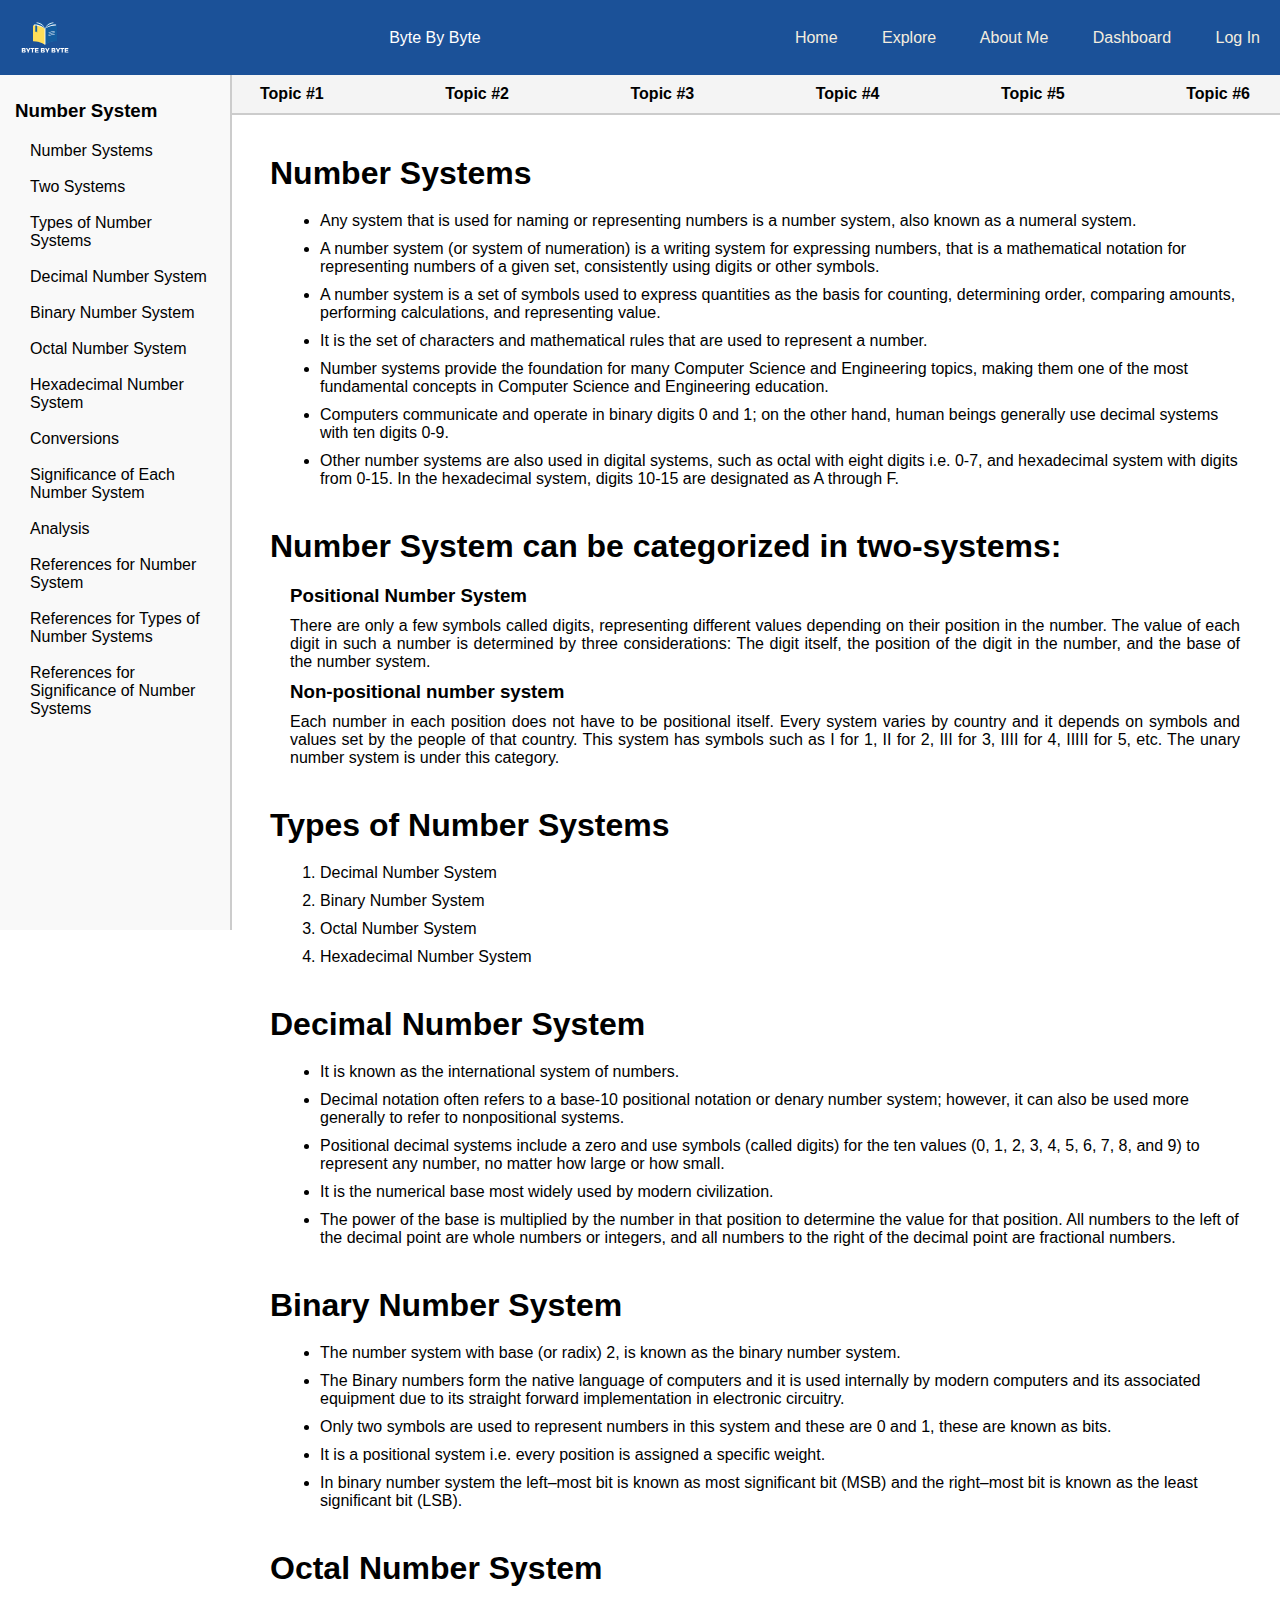
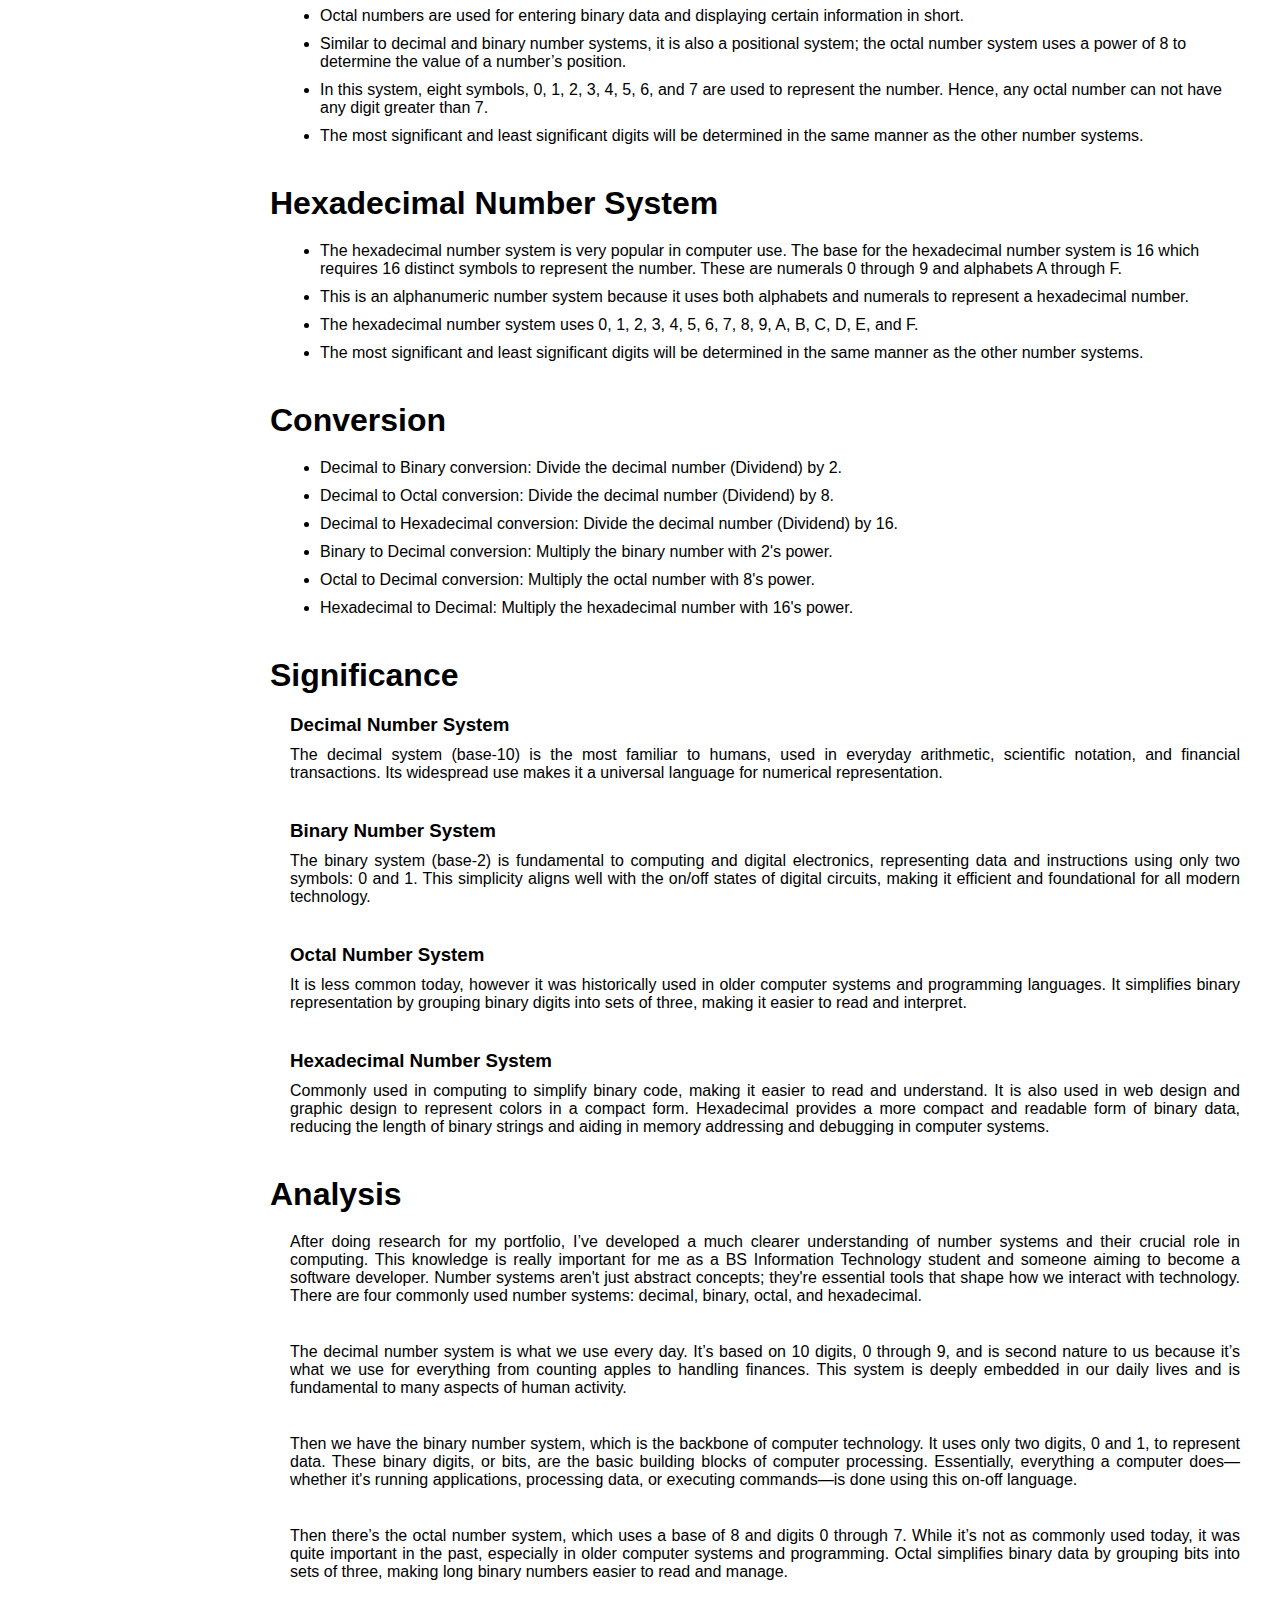
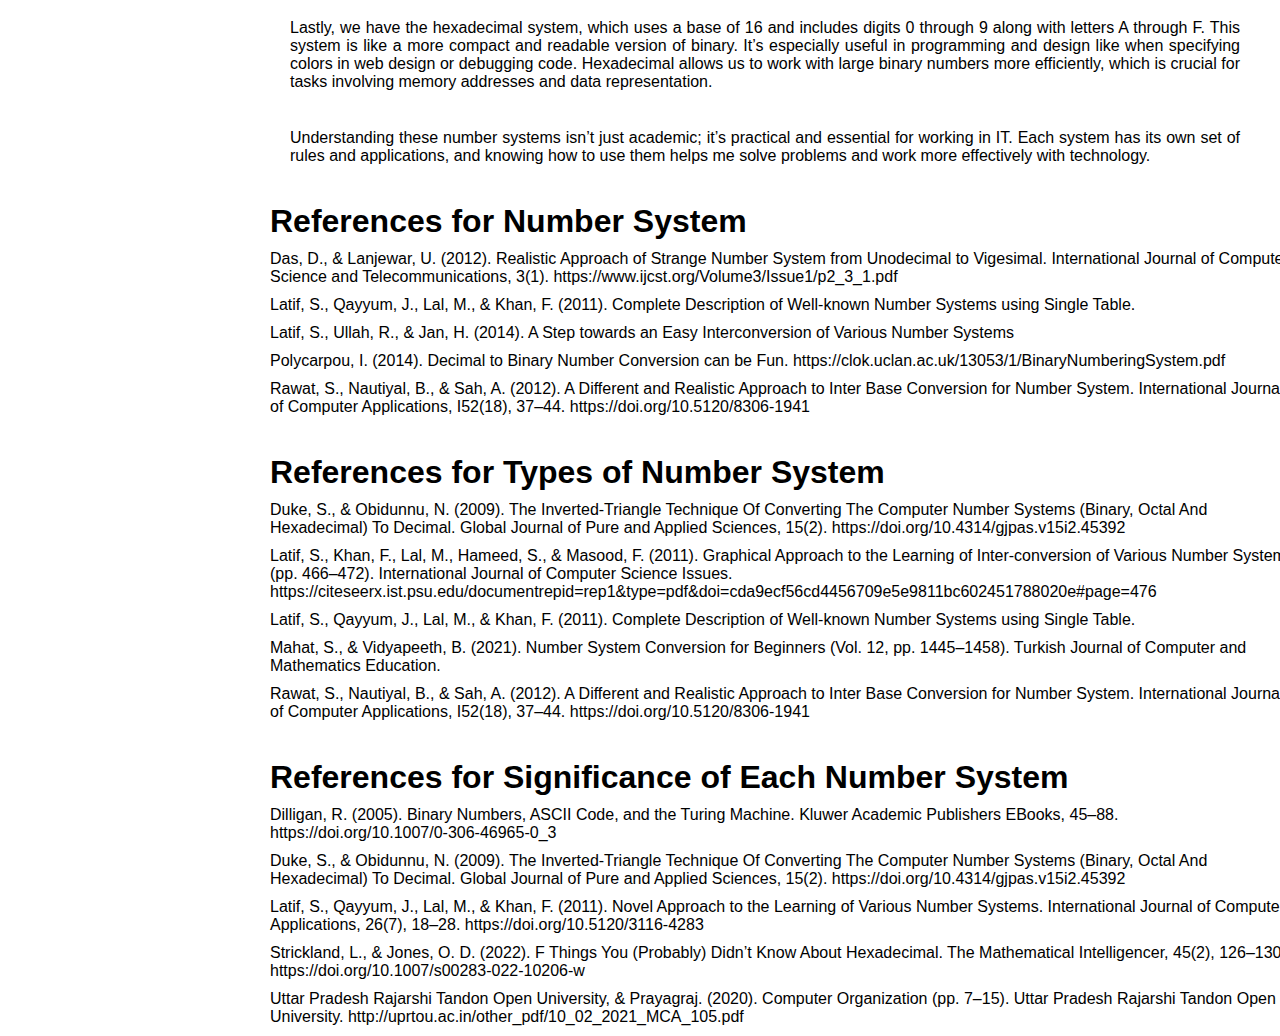
<file: topic3.html>
<!DOCTYPE html>
<html>
<head>
    <title>Byte By Byte</title>
    <link rel="stylesheet" type="text/css" href="style.css">
</head>
<body>
    <header>
        <img src="BYTEBYBYTE.svg">
        <div>Byte By Byte</div>
        <nav>
            <a href="index.html">Home</a>
            <a href="explore.html">Explore</a>
            <a href="about me.html">About Me</a>
            <a href="dashboard.html">Dashboard</a>
            <a href="login.html">Log In</a>
        </nav>
    </header>

    <!-- Topic -->
    <div class="content-container">
        <aside class="sidebar">
            <h3>Number System</h3>
            <ul>
                <li><a href="#ns">Number Systems</a></li>
                <li><a href="#2systems">Two Systems</a></li>
                <li><a href="#types">Types of Number Systems</a></li>
                <li><a href="#decimal">Decimal Number System</a></li>
                <li><a href="#binary">Binary Number System</a></li>
                <li><a href="#octal">Octal Number System</a></li>
                <li><a href="#hexa">Hexadecimal Number System</a></li>
                <li><a href="#conversion">Conversions</a></li>
                <li><a href="#significance">Significance of Each Number System</a></li>
                <li><a href="#analysis">Analysis</a></li>
                <li><a href="#references1">References for Number System</a></li>
                <li><a href="#references2">References for Types of Number Systems</a></li>
                <li><a href="#references3">References for Significance of Number Systems</a></li>
            </ul>
        </aside>
        <main>
            <nav class="topic-nav">
                <a href="topic1.html">Topic #1</a>
                <a href="topic2.html">Topic #2</a>
                <a href="topic3.html">Topic #3</a>
                <a href="topic4.html">Topic #4</a>
                <a href="topic5.html">Topic #5</a>
                <a href="topic6.html">Topic #6</a>
            </nav>
            <section class="content">
                <h1 id="ns">Number Systems</h1>
                <ul>
                    <li>Any system that is used for naming or representing numbers is a number system, also known as a numeral system.</li>
                    <li>A number system (or system of numeration) is a writing system for expressing numbers, that is a mathematical notation for representing numbers of a given set, consistently using digits or other symbols.</li>
                    <li>A number system is a set of symbols used to express quantities as the basis for counting, determining order, comparing amounts, performing calculations, and representing value. </li>
                    <li>It is the set of characters and mathematical rules that are used to represent a number.</li>
                    <li>Number systems provide the foundation for many Computer Science and Engineering topics, making them one of the most fundamental concepts in Computer Science and Engineering education. </li>
                    <li>Computers communicate and operate in binary digits 0 and 1; on the other hand, human beings generally use decimal systems with ten digits 0-9. </li>
                    <li>Other number systems are also used in digital systems, such as octal with eight digits i.e. 0-7, and hexadecimal system with digits from 0-15. In the hexadecimal system, digits 10-15 are designated as A through F. </li>
                </ul>

                <h1 id="2systems">Number System can be categorized in two-systems:</h1>
                <h3>Positional Number System</h3>
                <p>There are only a few symbols called digits, representing different values depending on their position in the number. The value of each digit in such a number is determined by three considerations: The digit itself, the position of the digit in the number, and the base of the number system. </p>
                <h3>Non-positional number system</h3>
                <p>Each number in each position does not have to be positional itself. Every system varies by country and it depends on symbols and values set by the people of that country. This system has symbols such as I for 1, II for 2, III for 3, IIII for 4, IIIII for 5, etc. The unary number system is under this category. </p>
                
                <h1 id="types">Types of Number Systems</h1>
                <ol>
                    <li>Decimal Number System</li>
                    <li>Binary Number System</li>
                    <li>Octal Number System</li>
                    <li>Hexadecimal Number System</li>
                </ol>
                
                <h1 id="decimal">Decimal Number System</h1>
                <ul>
                    <li>It is known as the international system of numbers.</li>
                    <li>Decimal notation often refers to a base-10 positional notation or denary number system; however, it can also be used more generally to refer to nonpositional systems. </li>
                    <li>Positional decimal systems include a zero and use symbols (called digits) for the ten values (0, 1, 2, 3, 4, 5, 6, 7, 8, and 9) to represent any number, no matter how large or how small.</li>
                    <li>It is the numerical base most widely used by modern civilization.</li>
                    <li>The power of the base is multiplied by the number in that position to determine the value for that position. All numbers to the left of the decimal point are whole numbers or integers, and all numbers to the right of the decimal point are fractional numbers.</li>
                </ul>
                
                <h1 id="binary">Binary Number System</h1>
                <ul>
                    <li>The number system with base (or radix) 2, is known as the binary number system.</li>
                    <li>The Binary numbers form the native language of computers and it is used internally by modern computers and its associated equipment due to its straight forward implementation in electronic circuitry. </li>
                    <li>Only two symbols are used to represent numbers in this system and these are 0 and 1, these are known as bits. </li>
                    <li>It is a positional system i.e. every position is assigned a specific weight. </li>
                    <li>In binary number system the left–most bit is known as most significant bit (MSB) and the right–most bit is known as the least significant bit (LSB).</li>
                </ul>
                
                <h1 id="octal">Octal Number System</h1>
                <ul>
                    <li>Octal numbers are used for entering binary data and displaying certain information in short.</li>
                    <li>Similar to decimal and binary number systems, it is also a positional system; the octal number system uses a power of 8 to determine the value of a number’s position. </li>
                    <li>In this system, eight symbols, 0, 1, 2, 3, 4, 5, 6, and 7 are used to represent the number. Hence, any octal number can not have any digit greater than 7.</li>
                    <li>The most significant and least significant digits will be determined in the same manner as the other number systems.</li>
                </ul>

                <h1 id="hexa">Hexadecimal Number System</h1>
                <ul>
                    <li>The hexadecimal number system is very popular in computer use. The base for the hexadecimal number system is 16 which requires 16 distinct symbols to represent the number. These are numerals 0 through 9 and alphabets A through F. </li>
                    <li>This is an alphanumeric number system because it uses both alphabets and numerals to represent a hexadecimal number.</li>
                    <li>The hexadecimal number system uses 0, 1, 2, 3, 4, 5, 6, 7, 8, 9, A, B, C, D, E, and F. </li>
                    <li>The most significant and least significant digits will be determined in the same manner as the other number systems.</li>
                </ul>

                <h1 id="conversion">Conversion</h1>
                <ul>
                    <li>Decimal to Binary conversion: Divide the decimal number (Dividend) by 2. </li>
                    <li>Decimal to Octal conversion: Divide the decimal number (Dividend) by 8. </li>
                    <li>Decimal to Hexadecimal conversion: Divide the decimal number (Dividend) by 16.</li>
                    <li>Binary to Decimal conversion: Multiply the binary number with 2's power. </li>
                    <li>Octal to Decimal conversion: Multiply the octal number with 8's power. </li>
                    <li>Hexadecimal to Decimal: Multiply the hexadecimal number with 16's power.</li>
                </ul>

                <h1 id="significance">Significance</h1>
                <h3>Decimal Number System</h3>
                <p>The decimal system (base-10) is the most familiar to humans, used in everyday arithmetic, scientific notation, and financial transactions. Its widespread use makes it a universal language for numerical representation.</p><br>
                <h3>Binary Number System</h3>
                <p>The binary system (base-2) is fundamental to computing and digital electronics, representing data and instructions using only two symbols: 0 and 1. This simplicity aligns well with the on/off states of digital circuits, making it efficient and foundational for all modern technology. </p><br>
                <h3>Octal Number System</h3>
                <p>It is less common today, however it was historically used in older computer systems and programming languages. It simplifies binary representation by grouping binary digits into sets of three, making it easier to read and interpret.</p><br>
                <h3>Hexadecimal Number System</h3>
                <p>Commonly used in computing to simplify binary code, making it easier to read and understand. It is also used in web design and graphic design to represent colors in a compact form. Hexadecimal provides a more compact and readable form of binary data, reducing the length of binary strings and aiding in memory addressing and debugging in computer systems.</p>


                <h1 id="analysis">Analysis</h1>
                <p>After doing research for my portfolio, I’ve developed a much clearer understanding of number systems and their crucial role in computing. This knowledge is really important for me as a BS Information Technology student and someone aiming to become a software developer. Number systems aren't just abstract concepts; they're essential tools that shape how we interact with technology. There are four commonly used number systems: decimal, binary, octal, and hexadecimal.</p><br>
                <p>The decimal number system is what we use every day. It’s based on 10 digits, 0 through 9, and is second nature to us because it’s what we use for everything from counting apples to handling finances. This system is deeply embedded in our daily lives and is fundamental to many aspects of human activity.</p><br>
                <p>Then we have the binary number system, which is the backbone of computer technology. It uses only two digits, 0 and 1, to represent data. These binary digits, or bits, are the basic building blocks of computer processing. Essentially, everything a computer does—whether it's running applications, processing data, or executing commands—is done using this on-off language.</p><br>
                <p>Then there’s the octal number system, which uses a base of 8 and digits 0 through 7. While it’s not as commonly used today, it was quite important in the past, especially in older computer systems and programming. Octal simplifies binary data by grouping bits into sets of three, making long binary numbers easier to read and manage.</p><br>
                <p>Lastly, we have the hexadecimal system, which uses a base of 16 and includes digits 0 through 9 along with letters A through F. This system is like a more compact and readable version of binary. It’s especially useful in programming and design like when specifying colors in web design or debugging code. Hexadecimal allows us to work with large binary numbers more efficiently, which is crucial for tasks involving memory addresses and data representation.</p><br>
                <p>Understanding these number systems isn’t just academic; it’s practical and essential for working in IT. Each system has its own set of rules and applications, and knowing how to use them helps me solve problems and work more effectively with technology.</p>
                <br>

                <h1 id="references1">References for Number System</h1>
                <ul class="reference">
                    <li>Das, D., & Lanjewar, U. (2012). Realistic Approach of Strange Number System from Unodecimal to Vigesimal. International Journal of Computer Science and Telecommunications, 3(1). https://www.ijcst.org/Volume3/Issue1/p2_3_1.pdf</li>
                    <li>Latif, S., Qayyum, J., Lal, M., & Khan, F. (2011). Complete Description of Well-known Number Systems using Single Table.</li>
                    <li>Latif, S., Ullah, R., & Jan, H. (2014). A Step towards an Easy Interconversion of Various Number Systems</li>
                    <li>Polycarpou, I. (2014). Decimal to Binary Number Conversion can be Fun. https://clok.uclan.ac.uk/13053/1/BinaryNumberingSystem.pdf</li>
                    <li>Rawat, S., Nautiyal, B., & Sah, A. (2012). A Different and Realistic Approach to Inter Base Conversion for Number System. International Journal of Computer Applications, I52(18), 37–44. https://doi.org/10.5120/8306-1941</li>
                </ul>
                <br>
                <h1 id="references2">References for Types of Number System</h1>
                <ul class="reference">
                    <li>Duke, S., & Obidunnu, N. (2009). The Inverted-Triangle Technique Of Converting The Computer Number Systems (Binary, Octal And Hexadecimal) To Decimal. Global Journal of Pure and Applied Sciences, 15(2). https://doi.org/10.4314/gjpas.v15i2.45392</li>
                    <li>Latif, S., Khan, F., Lal, M., Hameed, S., & Masood, F. (2011). Graphical Approach to the Learning of Inter-conversion of Various Number Systems (pp. 466–472). International Journal of Computer Science Issues. https://citeseerx.ist.psu.edu/documentrepid=rep1&type=pdf&doi=cda9ecf56cd4456709e5e9811bc602451788020e#page=476</li>
                    <li>Latif, S., Qayyum, J., Lal, M., & Khan, F. (2011). Complete Description of Well-known Number Systems
                        using Single Table.</li>
                    <li>Mahat, S., & Vidyapeeth, B. (2021). Number System Conversion for Beginners (Vol. 12, pp. 1445–1458). Turkish Journal of Computer and Mathematics Education.</li>
                    <li>Rawat, S., Nautiyal, B., & Sah, A. (2012). A Different and Realistic Approach to Inter Base Conversion for Number System. International Journal of Computer Applications, I52(18), 37–44. https://doi.org/10.5120/8306-1941</li>
                </ul>
                <br>
                <h1 id="references3">References for Significance of Each Number System</h1>
                <ul class="reference">
                    <li>Dilligan, R. (2005). Binary Numbers, ASCII Code, and the Turing Machine. Kluwer Academic Publishers EBooks, 45–88. https://doi.org/10.1007/0-306-46965-0_3</li>
                    <li>Duke, S., & Obidunnu, N. (2009). The Inverted-Triangle Technique Of Converting The Computer Number Systems (Binary, Octal And Hexadecimal) To Decimal. Global Journal of Pure and Applied Sciences, 15(2). https://doi.org/10.4314/gjpas.v15i2.45392</li>
                    <li>Latif, S., Qayyum, J., Lal, M., & Khan, F. (2011). Novel Approach to the Learning of Various Number Systems. International Journal of Computer Applications, 26(7), 18–28. https://doi.org/10.5120/3116-4283</li>
                    <li>Strickland, L., & Jones, O. D. (2022). F Things You (Probably) Didn’t Know About Hexadecimal. The Mathematical Intelligencer, 45(2), 126–130. https://doi.org/10.1007/s00283-022-10206-w</li>
                    <li>Uttar Pradesh Rajarshi Tandon Open University, & Prayagraj. (2020). Computer Organization (pp. 7–15). Uttar Pradesh Rajarshi Tandon Open University. http://uprtou.ac.in/other_pdf/10_02_2021_MCA_105.pdf</li>
                </ul>
            </section>
        </main>
    </div>
</body>
</html>
</file>
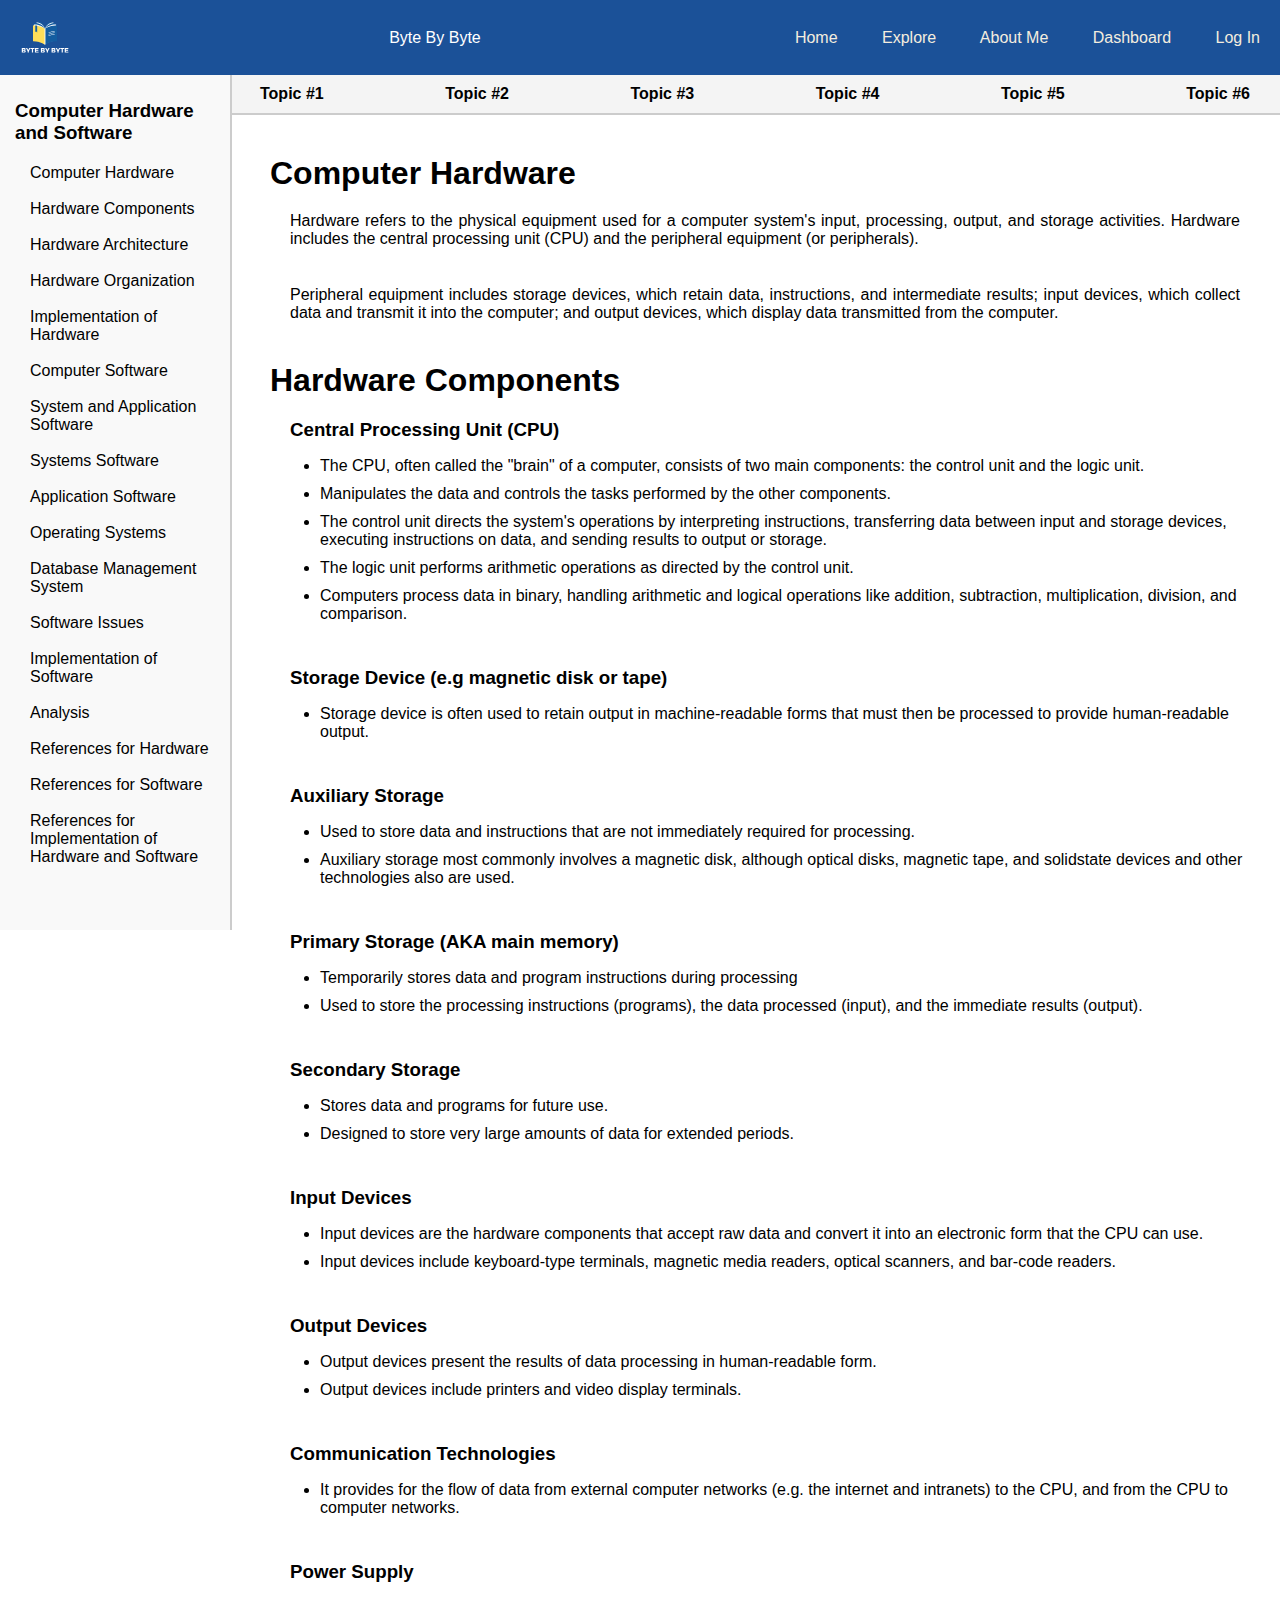
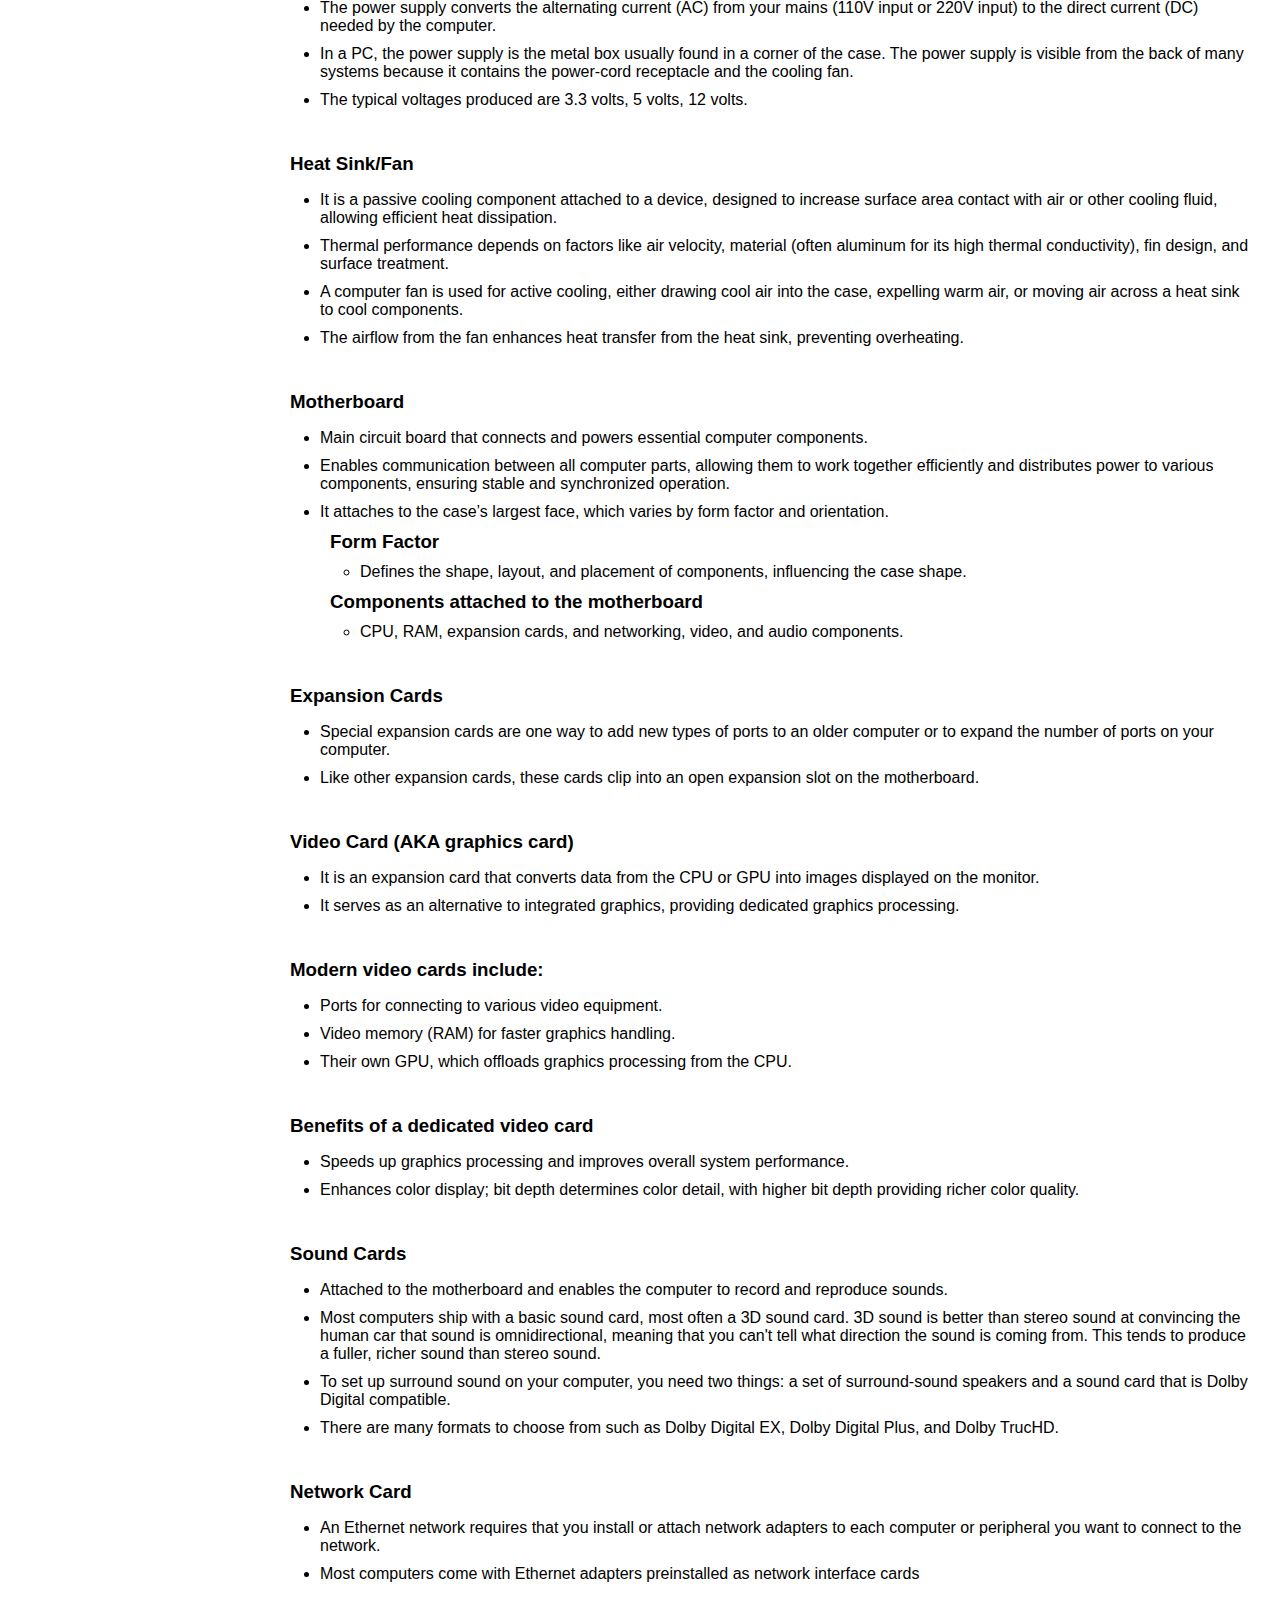
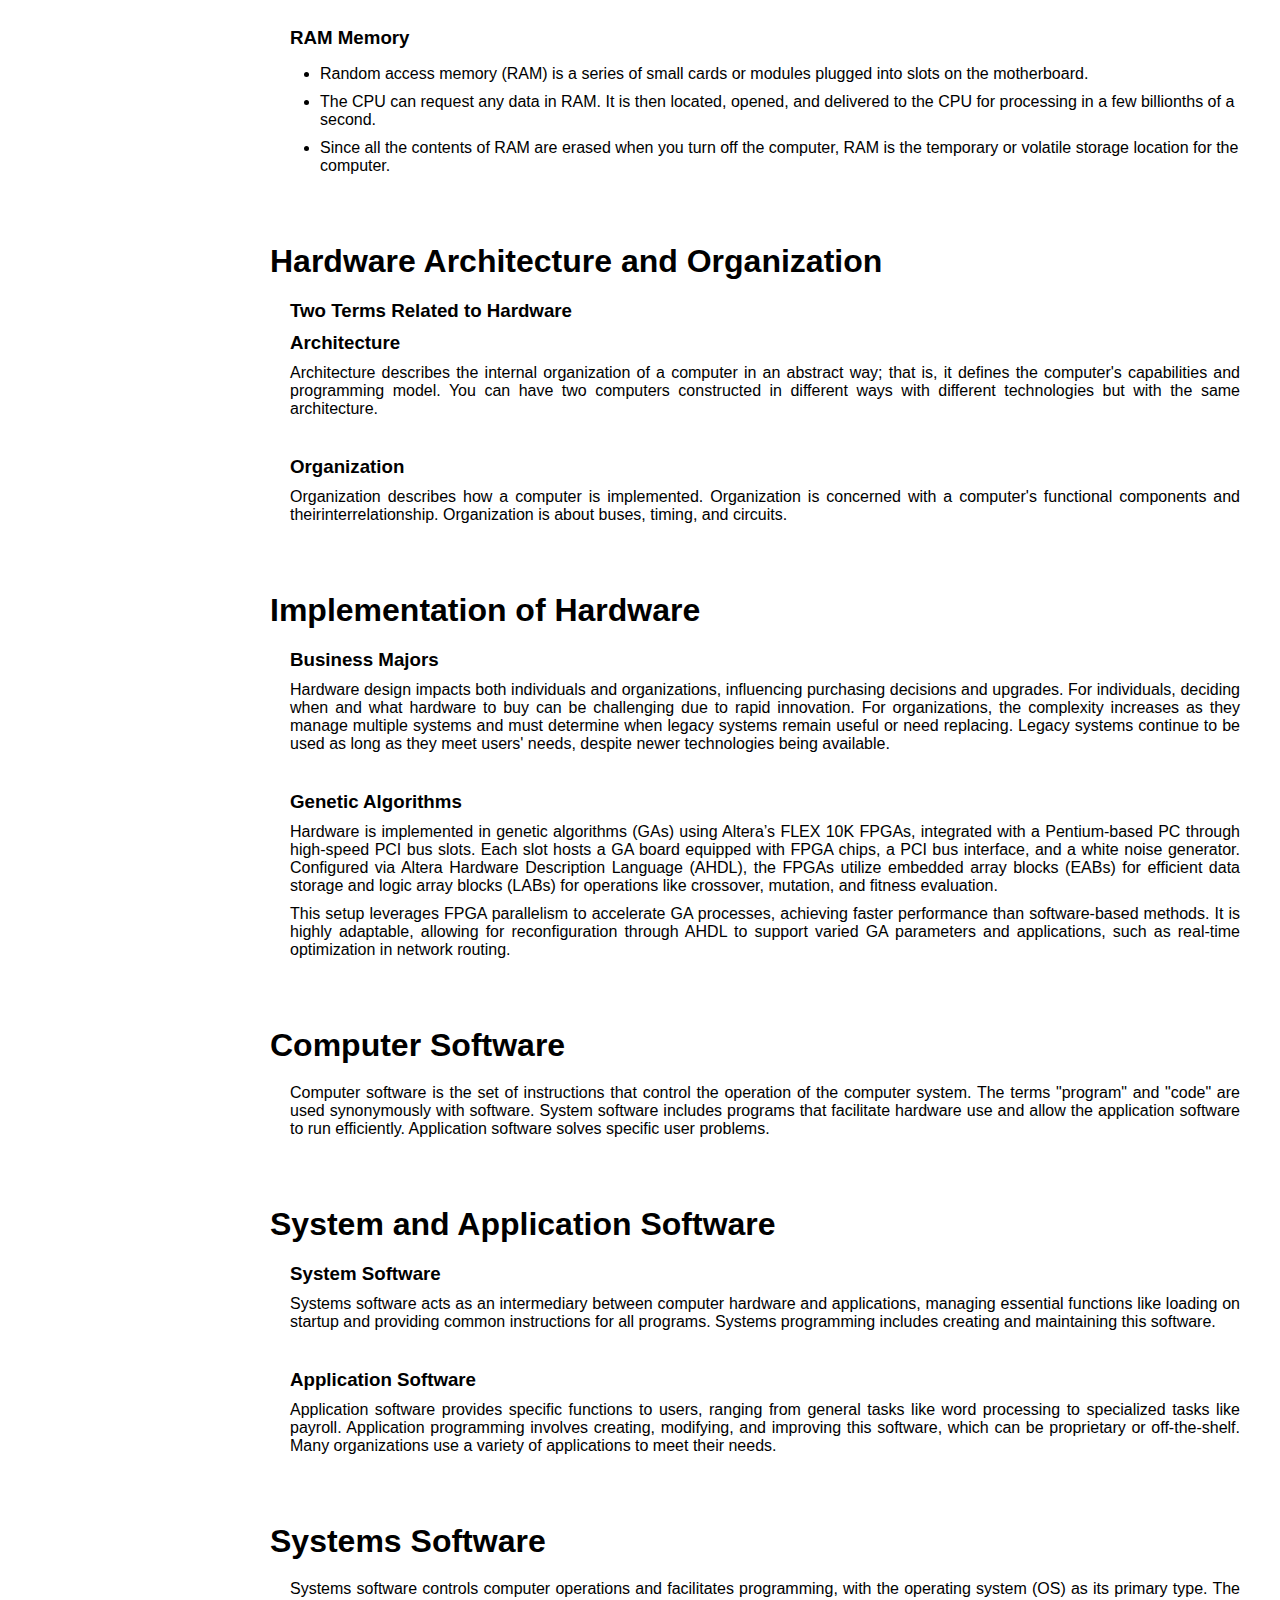
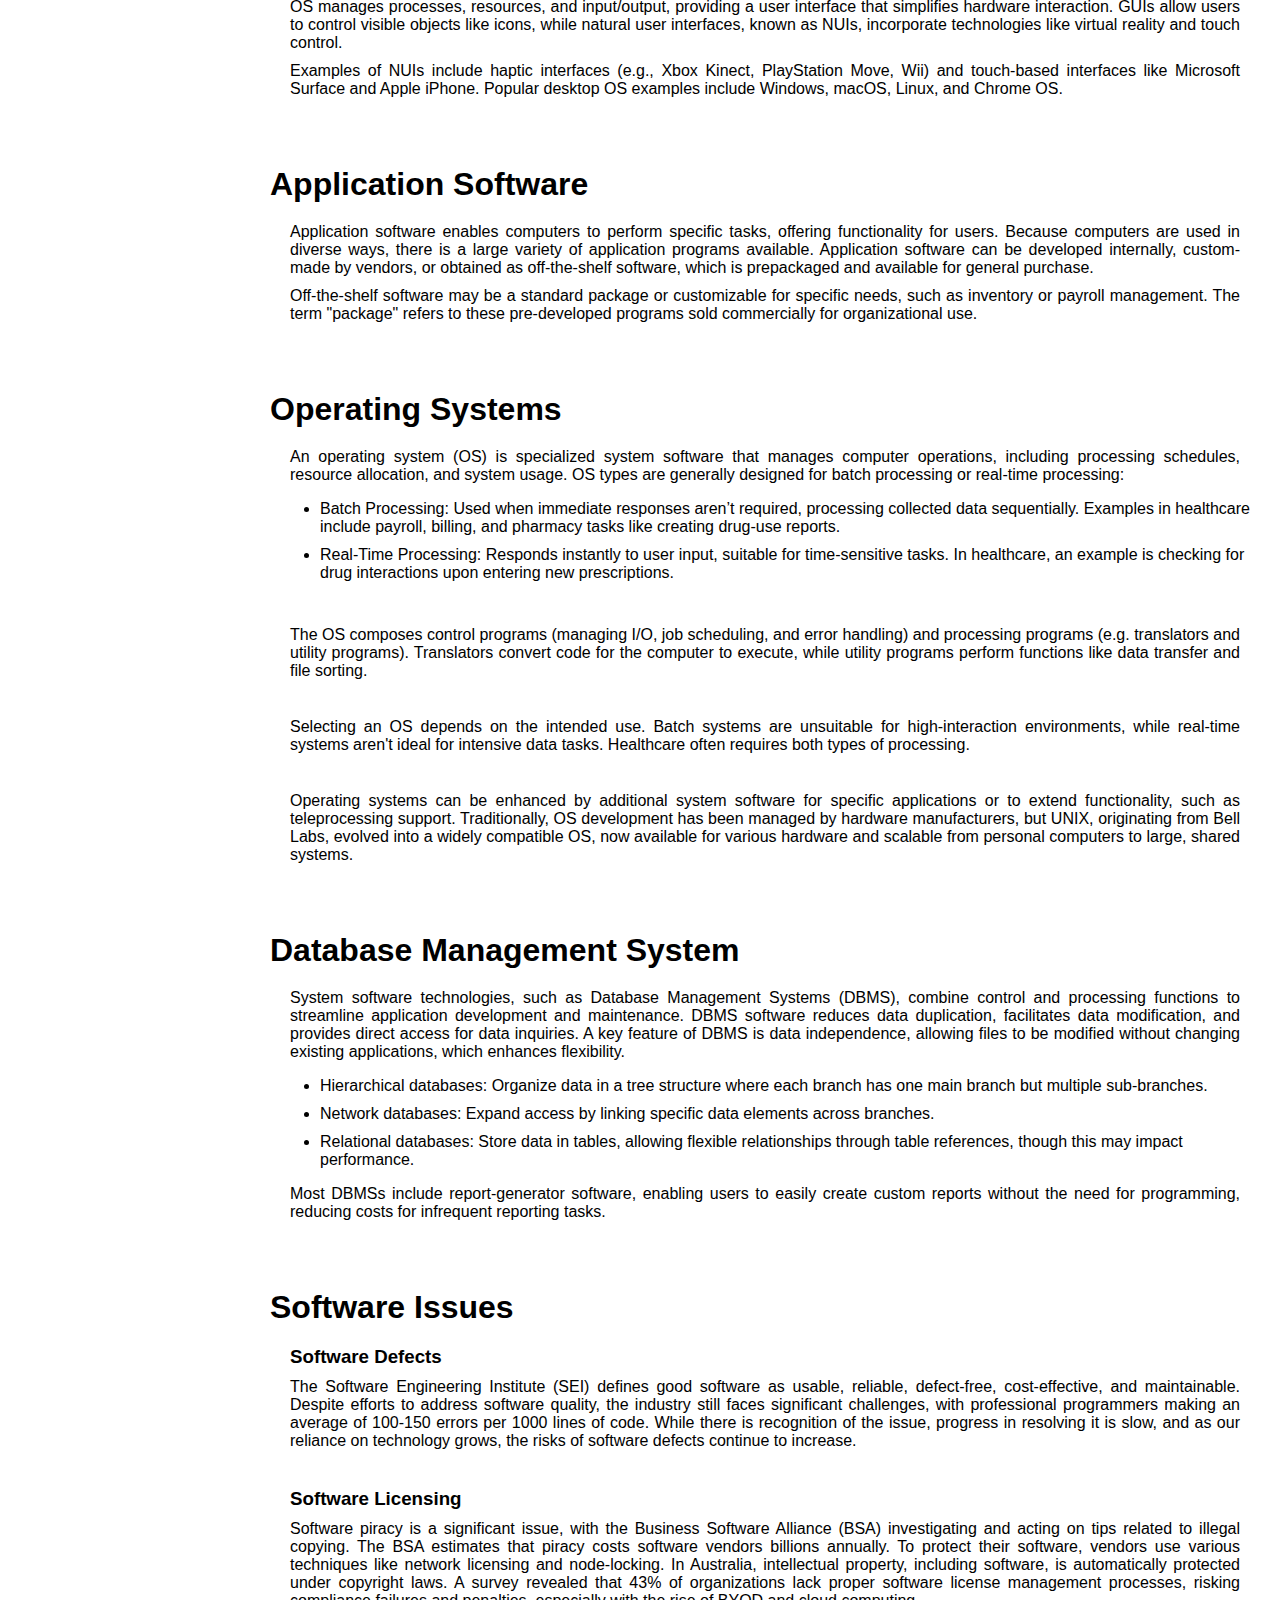
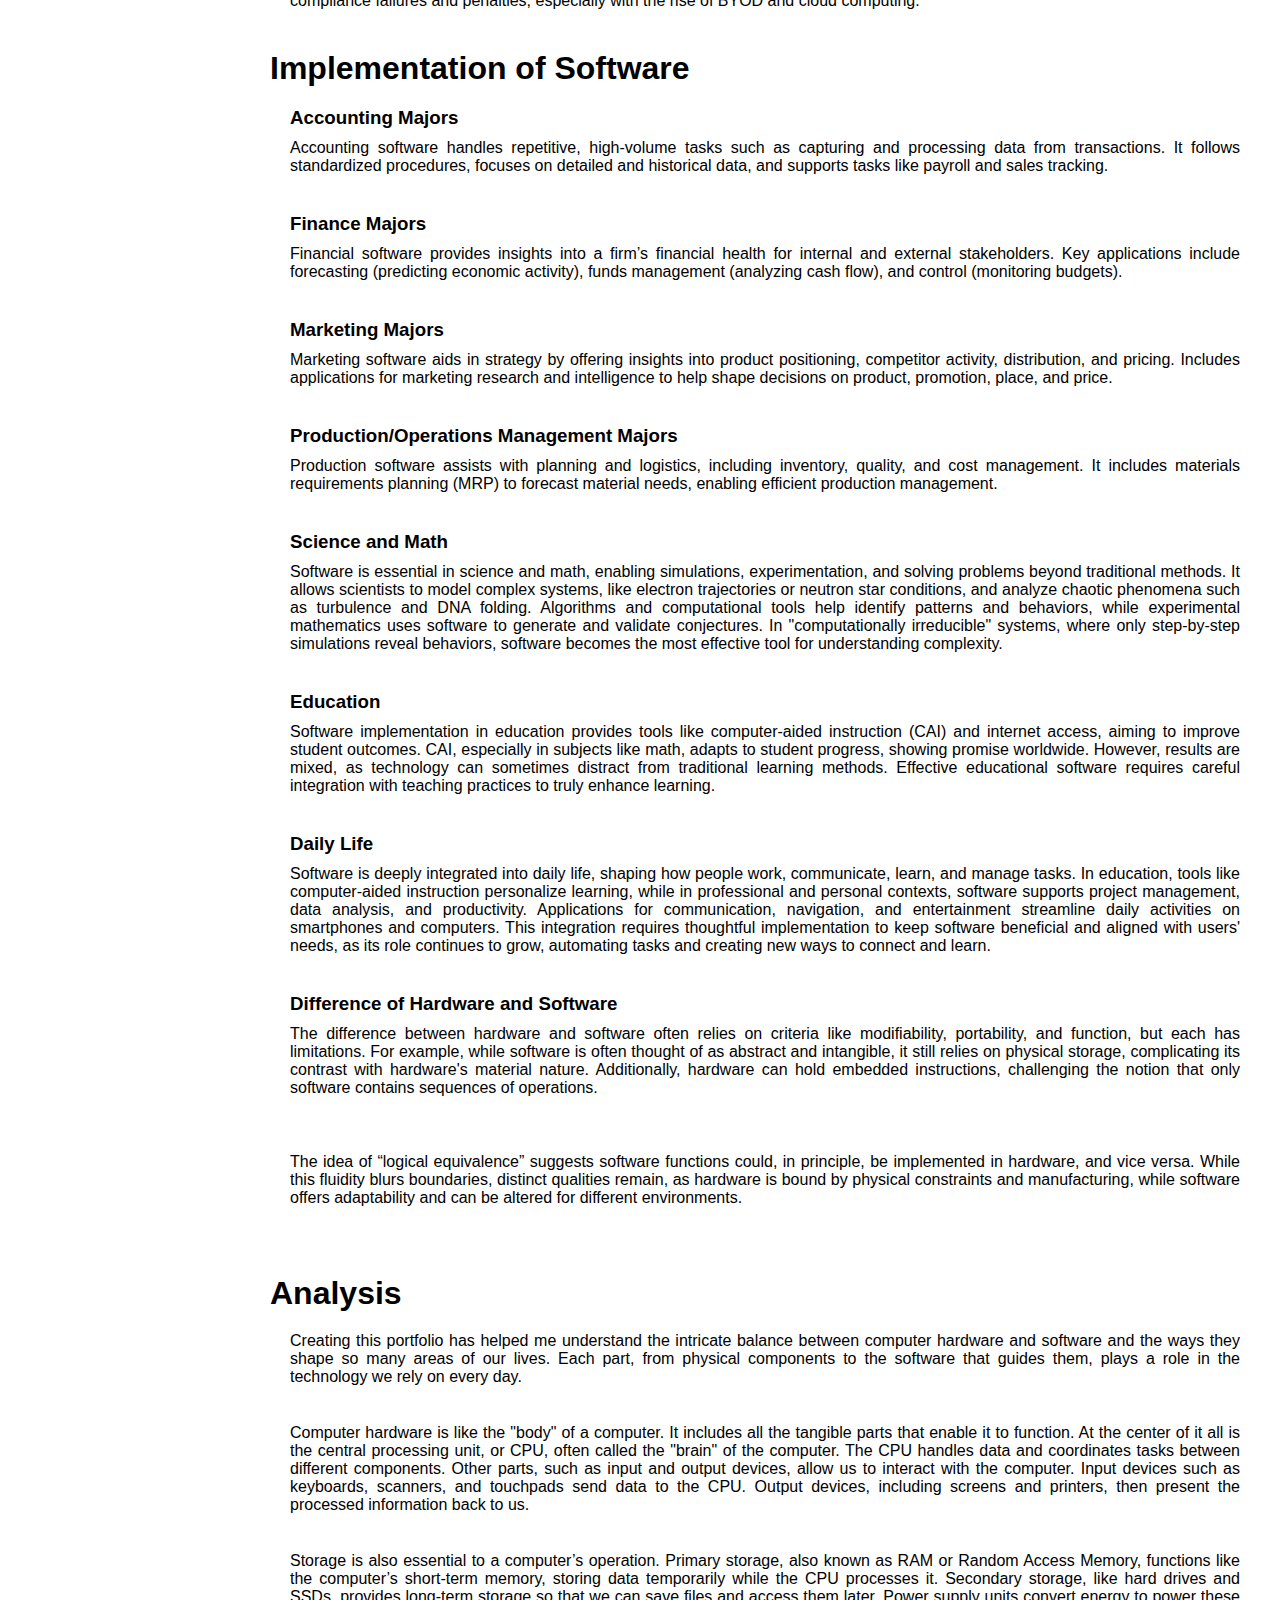
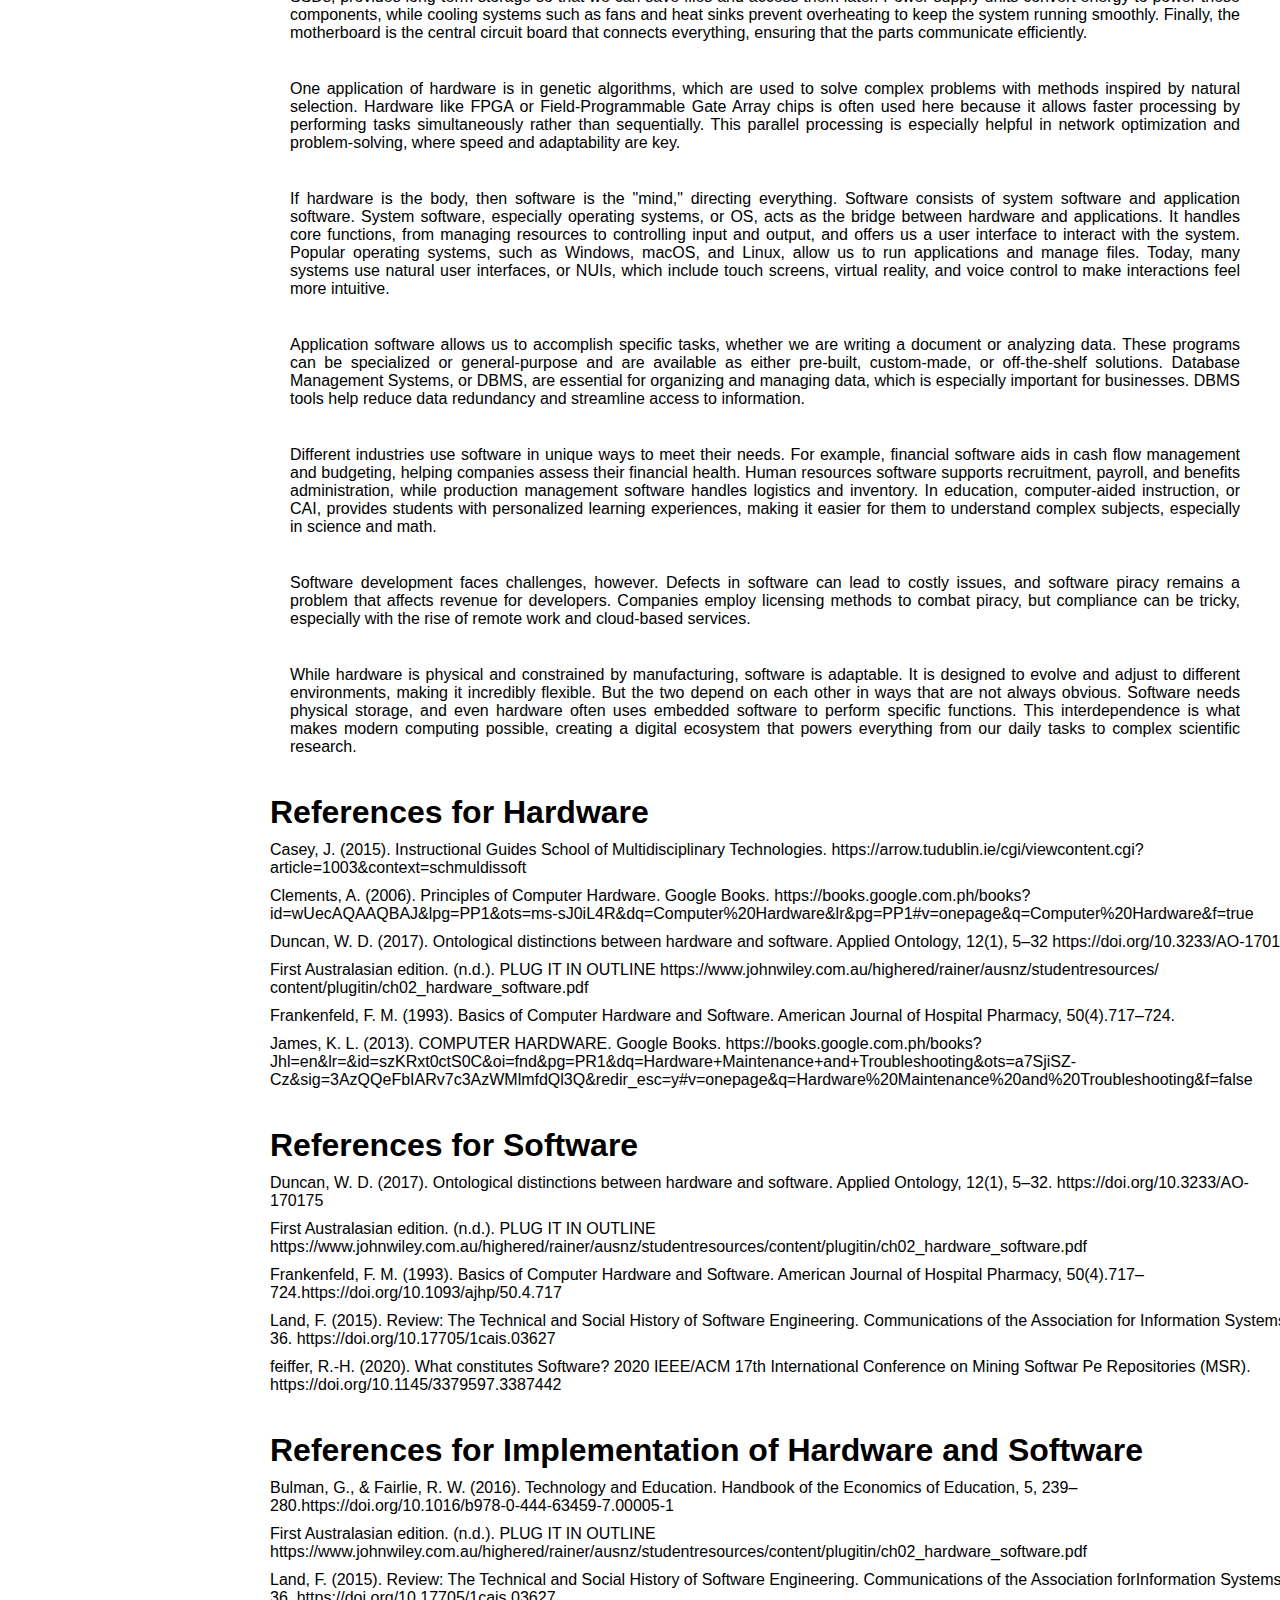
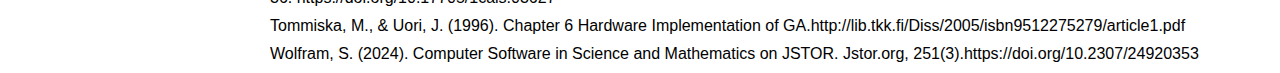
<file: topic4.html>
<!DOCTYPE html>
<html>
<head>
    <title>Byte By Byte</title>
    <link rel="stylesheet" type="text/css" href="style.css">
</head>
<body>
    <header>
        <img src="BYTEBYBYTE.svg">
        <div>Byte By Byte</div>
        <nav>
            <a href="index.html">Home</a>
            <a href="explore.html">Explore</a>
            <a href="about me.html">About Me</a>
            <a href="dashboard.html">Dashboard</a>
            <a href="login.html">Log In</a>
        </nav>
    </header>

    <!-- Topic -->
    <div class="content-container">
        <aside class="sidebar">
            <h3>Computer Hardware and Software</h3>
            <ul>
                <li><a href="#hardware">Computer Hardware</a></li>
                <li><a href="#components">Hardware Components</a></li>
                <li><a href="#architecture">Hardware Architecture</a></li>
                <li><a href="#organization">Hardware Organization</a></li>
                <li><a href="#imphardware">Implementation of Hardware</a></li>
                <li><a href="#software">Computer Software</a></li>
                <li><a href="#sysapp">System and Application Software</a></li>
                <li><a href="#system">Systems Software</a></li>
                <li><a href="#application">Application Software</a></li>
                <li><a href="#operating">Operating Systems</a></li>
                <li><a href="#dms">Database Management System</a></li>
                <li><a href="#issues">Software Issues</a></li>
                <li><a href="#impsoftware">Implementation of Software</a></li>
                <li><a href="#analysis">Analysis</a></li>
                <li><a href="#references1">References for Hardware</a></li>
                <li><a href="#references2">References for Software</a></li>
                <li><a href="#references3">References for Implementation of Hardware and Software</a></li>
            </ul>
        </aside>
        <main>
            <nav class="topic-nav">
                <a href="topic1.html">Topic #1</a>
                <a href="topic2.html">Topic #2</a>
                <a href="topic3.html">Topic #3</a>
                <a href="topic4.html">Topic #4</a>
                <a href="topic5.html">Topic #5</a>
                <a href="topic6.html">Topic #6</a>
            </nav>
            <section class="content">
                <h1 id="hardware">Computer Hardware</h1>
                <p>Hardware refers to the physical equipment used for a computer system's input, processing, output, and storage activities. Hardware includes the central processing unit (CPU) and the peripheral equipment (or peripherals).</p><br>
                <p>Peripheral equipment includes storage devices, which retain data, instructions, and intermediate results; input devices, which collect data and transmit it into the computer; and output devices, which display data transmitted from the computer. </p>

                <h1 id="components">Hardware Components</h1>
                <h3>Central Processing Unit (CPU)</h3>
                <ul>
                    <li>The CPU, often called the "brain" of a computer, consists of two main components: the control unit and the logic unit. </li>
                    <li>Manipulates the data and controls the tasks performed by the other components.</li>
                    <li>The control unit directs the system's operations by interpreting instructions, transferring data between input and storage devices, executing instructions on data, and sending results to output or storage. </li>
                    <li>The logic unit performs arithmetic operations as directed by the control unit. </li>
                    <li>Computers process data in binary, handling arithmetic and logical operations like addition, subtraction, multiplication, division, and comparison.</li><br>
                </ul>
                <h3>Storage Device (e.g magnetic disk or tape)</h3>
                <ul>
                    <li>Storage device is often used to retain output in machine-readable forms that must then be processed to provide human-readable output. </li><br>
                </ul>
                <h3>Auxiliary Storage</h3>
                <ul>
                    <li>Used to store data and instructions that are not immediately required for processing. </li>
                    <li>Auxiliary storage most commonly involves a magnetic disk, although optical disks, magnetic tape, and solidstate devices and other technologies also are used.</li><br>
                </ul>
                <h3>Primary Storage (AKA main memory) </h3>
                <ul>
                    <li>Temporarily stores data and program instructions during processing </li>
                    <li>Used to store the processing instructions (programs), the data processed (input), and the immediate results (output). </li><br>
                </ul>
                <h3>Secondary Storage</h3>
                <ul>
                    <li>Stores data and programs for future use. </li>
                    <li>Designed to store very large amounts of data for extended periods.</li><br>
                </ul>
                <h3>Input Devices</h3>
                <ul>
                    <li>Input devices are the hardware components that accept raw data and convert it into an electronic form that the CPU can use. </li>
                    <li>Input devices include keyboard-type terminals, magnetic media readers, optical scanners, and bar-code readers.</li><br>
                </ul>
                <h3>Output Devices</h3>
                <ul>
                    <li>Output devices present the results of data processing in human-readable form. </li>
                    <li>Output devices include printers and video display terminals. </li><br>
                </ul>
                <h3>Communication Technologies</h3>
                <ul>
                    <li>It provides for the flow of data from external computer networks (e.g. the internet and intranets) to the CPU, and from the CPU to computer networks.</li><br>
                </ul>
                <h3>Power Supply</h3>
                <ul>
                    <li>The power supply converts the alternating current (AC) from your mains (110V input or 220V input) to the direct current (DC) needed by the computer.</li>
                    <li>In a PC, the power supply is the metal box usually found in a corner of the case. The power supply is visible from the back of many systems because it contains the power-cord receptacle and the cooling fan. </li>
                    <li>The typical voltages produced are 3.3 volts, 5 volts, 12 volts.</li><br>
                </ul>
                <h3>Heat Sink/Fan</h3>
                <ul>
                    <li>It is a passive cooling component attached to a device, designed to increase surface area contact with air or other cooling fluid, allowing efficient heat dissipation.</li>
                    <li>Thermal performance depends on factors like air velocity, material (often aluminum for its high thermal conductivity), fin design, and surface treatment.</li>
                    <li>A computer fan is used for active cooling, either drawing cool air into the case, expelling warm air, or moving air across a heat sink to cool components. </li>
                    <li>The airflow from the fan enhances heat transfer from the heat sink, preventing overheating.</li><br>
                </ul>
                <h3>Motherboard</h3>
                <ul>
                    <li>Main circuit board that connects and powers essential computer components.</li>
                    <li>Enables communication between all computer parts, allowing them to work together efficiently and distributes power to various components, ensuring stable and synchronized operation.</li>
                    <li>It attaches to the case’s largest face, which varies by form factor and orientation.</li>
                    <h3>Form Factor</h3>
                        <ul>
                            <li>Defines the shape, layout, and placement of components, influencing the case shape.</li>
                        </ul>
                    <h3>Components attached to the motherboard</h3>
                        <ul>
                            <li> CPU, RAM, expansion cards, and networking, video, and audio components.</li><br>
                        </ul>                
                </ul>
                <h3>Expansion Cards</h3>
                <ul>
                    <li>Special expansion cards are one way to add new types of ports to an older computer or to expand the number of ports on your computer. </li>
                    <li>Like other expansion cards, these cards clip into an open expansion slot on the motherboard.</li><br>
                </ul>
                <h3>Video Card (AKA graphics card) </h3>
                <ul>
                    <li>It is an expansion card that converts data from the CPU or GPU into images displayed on the monitor.</li>
                    <li>It serves as an alternative to integrated graphics, providing dedicated graphics processing.</li><br>
                </ul>
                <h3>Modern video cards include:</h3>
                <ul>
                    <li>Ports for connecting to various video equipment.</li>
                    <li>Video memory (RAM) for faster graphics handling.</li>
                    <li>Their own GPU, which offloads graphics processing from the CPU.</li><br>
                </ul>
                <h3>Benefits of a dedicated video card</h3>
                <ul>
                    <li>Speeds up graphics processing and improves overall system performance.</li>
                    <li>Enhances color display; bit depth determines color detail, with higher bit depth providing richer color quality.</li><br>
                </ul>
                <h3>Sound Cards </h3>
                <ul>
                    <li>Attached to the motherboard and enables the computer to record and reproduce sounds.</li>
                    <li>Most computers ship with a basic sound card, most often a 3D sound card. 3D sound is better than stereo sound at convincing the human car that sound is omnidirectional, meaning that you can't tell what direction the sound is coming from. This tends to produce a fuller, richer sound than stereo sound.</li>
                    <li>To set up surround sound on your computer, you need two things: a set of surround-sound speakers and a sound card that is Dolby Digital compatible.</li>
                    <li>There are many formats to choose from such as Dolby Digital EX, Dolby Digital Plus, and Dolby TrucHD.</li><br>
                </ul>
                <h3>Network Card</h3>
                <ul>
                    <li>An Ethernet network requires that you install or attach network adapters to each computer or peripheral you want to connect to the network. </li>
                    <li>Most computers come with Ethernet adapters preinstalled as network interface cards</li><br>
                </ul>
                <h3>RAM Memory</h3>
                <ul>
                    <li>Random access memory (RAM) is a series of small cards or modules plugged into slots on the motherboard. </li>
                    <li>The CPU can request any data in RAM. It is then located, opened, and delivered to the CPU for processing in a few billionths of a second. </li>
                    <li>Since all the contents of RAM are erased when you turn off the computer, RAM is the temporary or volatile storage location for the computer.</li><br>
                </ul>
                <h1>Hardware Architecture and Organization</h1>

                <h3>Two Terms Related to Hardware</h3>
                <h3 id="architecture">Architecture</h3>
                <p>Architecture describes the internal organization of a computer in an abstract way; that is, it defines the computer's capabilities and programming model. You can have two computers constructed in different ways with different technologies but with the same architecture. </p><br>
                <h3 id="organization">Organization</h3>
                <p>Organization describes how a computer is implemented. Organization is concerned with a computer's functional components and theirinterrelationship. Organization is about buses, timing, and circuits.</p><br>

                <h1 id="imphardware">Implementation of Hardware</h1>
                <h3>Business Majors</h3>
                <p>Hardware design impacts both individuals and organizations, influencing purchasing decisions and upgrades. For individuals, deciding when and what hardware to buy can be challenging due to rapid innovation. For organizations, the complexity increases as they manage multiple systems and must determine when legacy systems remain useful or need replacing. Legacy systems continue to be used as long as they meet users' needs, despite newer technologies being available.</p>
                <br>
                <h3>Genetic Algorithms</h3>
                <p>Hardware is implemented in genetic algorithms (GAs) using Altera’s FLEX 10K FPGAs, integrated with a Pentium-based PC through high-speed PCI bus slots. Each slot hosts a GA board equipped with FPGA chips, a PCI bus interface, and a white noise generator. Configured via Altera Hardware Description Language (AHDL), the FPGAs utilize embedded array blocks (EABs) for efficient data storage and logic array blocks (LABs) for operations like crossover, mutation, and fitness evaluation.</p>
                <p>This setup leverages FPGA parallelism to accelerate GA processes, achieving faster performance than software-based methods. It is highly adaptable, allowing for reconfiguration through AHDL to support varied GA parameters and applications, such as real-time optimization in network routing.</p>
                <br>

                <h1 id="software">Computer Software</h1>
                <p>Computer software is the set of instructions that control the operation of the computer system. The terms "program" and "code" are used synonymously with software. System software includes programs that facilitate hardware use and allow the application software to run efficiently. Application software solves specific user problems. </p>
                <br>
                <h1 id="sysapp">System and Application Software</h1>
                <h3 id="system">System Software</h3>
                <p>Systems software acts as an intermediary between computer hardware and applications, managing essential functions like loading on startup and providing common instructions for all programs. Systems programming includes creating and maintaining this software.</p>
                <br>
                <h3 id="application">Application Software</h3>
                <p>Application software provides specific functions to users, ranging from general tasks like word processing to specialized tasks like payroll. Application programming involves creating, modifying, and improving this software, which can be proprietary or off-the-shelf. Many organizations use a variety of applications to meet their needs.</p>
                <br>
                <h1>Systems Software</h1>
                <p>Systems software controls computer operations and facilitates programming, with the operating system (OS) as its primary type. The OS manages processes, resources, and input/output, providing a user interface that simplifies hardware interaction. GUIs allow users to control visible objects like icons, while natural user interfaces, known as NUIs, incorporate technologies like virtual reality and touch control.</p>
                <p>Examples of NUIs include haptic interfaces (e.g., Xbox Kinect, PlayStation Move, Wii) and touch-based interfaces like Microsoft Surface and Apple iPhone. Popular desktop OS examples include Windows, macOS, Linux, and Chrome OS.</p>
                <br>
                <h1>Application Software</h1>
                <p>Application software enables computers to perform specific tasks, offering functionality for users. Because computers are used in diverse ways, there is a large variety of application programs available. Application software can be developed internally, custom-made by vendors, or obtained as off-the-shelf software, which is prepackaged and available for general purchase.</p>
                <p>Off-the-shelf software may be a standard package or customizable for specific needs, such as inventory or payroll management. The term "package" refers to these pre-developed programs sold commercially for organizational use.</p>
                <br>
                <h1 id="operating">Operating Systems</h1>
                <p>An operating system (OS) is specialized system software that manages computer operations, including processing schedules, resource allocation, and system usage. OS types are generally designed for batch processing or real-time processing:</p>
                <ul>
                    <li>Batch Processing: Used when immediate responses aren’t required, processing collected data sequentially. Examples in healthcare include payroll, billing, and pharmacy tasks like creating drug-use reports.</li>
                    <li>Real-Time Processing: Responds instantly to user input, suitable for time-sensitive tasks. In healthcare, an example is checking for drug interactions upon entering new prescriptions.</li>
                </ul><br>
                <p>The OS composes control programs (managing I/O, job scheduling, and error handling) and processing programs (e.g. translators and utility programs). Translators convert code for the computer to execute, while utility programs perform functions like data transfer and file sorting.</p><br>
                <p>Selecting an OS depends on the intended use. Batch systems are unsuitable for high-interaction environments, while real-time systems aren't ideal for intensive data tasks. Healthcare often requires both types of processing.</p><br>
                <p>Operating systems can be enhanced by additional system software for specific applications or to extend functionality, such as teleprocessing support. Traditionally, OS development has been managed by hardware manufacturers, but UNIX, originating from Bell Labs, evolved into a widely compatible OS, now available for various hardware and scalable from personal computers to large, shared systems.</p><br>

                <h1 id="dms">Database Management System</h1>
                <p>System software technologies, such as Database Management Systems (DBMS), combine control and processing functions to streamline application development and maintenance. DBMS software reduces data duplication, facilitates data modification, and provides direct access for data inquiries. A key feature of DBMS is data independence, allowing files to be modified without changing existing applications, which enhances flexibility.</p>
                <ul>
                    <li>Hierarchical databases: Organize data in a tree structure where each branch has one main branch but multiple sub-branches.</li>
                    <li>Network databases: Expand access by linking specific data elements across branches.</li>
                    <li>Relational databases: Store data in tables, allowing flexible relationships through table references, though this may impact performance.</li>
                </ul>
                <p>Most DBMSs include report-generator software, enabling users to easily create custom reports without the need for programming, reducing costs for infrequent reporting tasks.</p><br>
                
                <h1 id="issues">Software Issues</h1>
                <h3>Software Defects</h3>
                <p>The Software Engineering Institute (SEI) defines good software as usable, reliable, defect-free, cost-effective, and maintainable. Despite efforts to address software quality, the industry still faces significant challenges, with professional programmers making an average of 100-150 errors per 1000 lines of code. While there is recognition of the issue, progress in resolving it is slow, and as our reliance on technology grows, the risks of software defects continue to increase.</p>
                <br>
                <h3>Software Licensing</h3>
                <p>Software piracy is a significant issue, with the Business Software Alliance (BSA) investigating and acting on tips related to illegal copying. The BSA estimates that piracy costs software vendors billions annually. To protect their software, vendors use various techniques like network licensing and node-locking. In Australia, intellectual property, including software, is automatically protected under copyright laws. A survey revealed that 43% of organizations lack proper software license management processes, risking compliance failures and penalties, especially with the rise of BYOD and cloud computing.</p>

                <h1 id="impsoftware">Implementation of Software</h1>
                <h3>Accounting Majors</h3>
                <p>Accounting software handles repetitive, high-volume tasks such as capturing and processing data from transactions. It follows standardized procedures, focuses on detailed and historical data, and supports tasks like payroll and sales tracking.</p><br>
                <h3>Finance Majors</h3>
                <p>Financial software provides insights into a firm’s financial health for internal and external stakeholders. Key applications include forecasting (predicting economic activity), funds management (analyzing cash flow), and control (monitoring budgets).</p><br>
                <h3>Marketing Majors</h3>
                <p>Marketing software aids in strategy by offering insights into product positioning, competitor activity, distribution, and pricing. Includes applications for marketing research and intelligence to help shape decisions on product, promotion, place, and price.</p><br>
                <h3>Production/Operations Management Majors</h3>
                <p>Production software assists with planning and logistics, including inventory, quality, and cost management. It includes materials requirements planning (MRP) to forecast material needs, enabling efficient production management.</p><br>
                <h3>Science and Math</h3>
                <p>Software is essential in science and math, enabling simulations, experimentation, and solving problems beyond traditional methods. It allows scientists to model complex systems, like electron trajectories or neutron star conditions, and analyze chaotic phenomena such as turbulence and DNA folding. Algorithms and computational tools help identify patterns and behaviors, while experimental mathematics uses software to generate and validate conjectures. In "computationally irreducible" systems, where only step-by-step simulations reveal behaviors, software becomes the most effective tool for understanding complexity.</p><br>
                <h3>Education</h3>
                <p>Software implementation in education provides tools like computer-aided instruction (CAI) and internet access, aiming to improve student outcomes. CAI, especially in subjects like math, adapts to student progress, showing promise worldwide. However, results are mixed, as technology can sometimes distract from traditional learning methods. Effective educational software requires careful integration with teaching practices to truly enhance learning.</p><br>
                <h3>Daily Life</h3>
                <p>Software is deeply integrated into daily life, shaping how people work, communicate, learn, and manage tasks. In education, tools like computer-aided instruction personalize learning, while in professional and personal contexts, software supports project management, data analysis, and productivity. Applications for communication, navigation, and entertainment streamline daily activities on smartphones and computers. This integration requires thoughtful implementation to keep software beneficial and aligned with users' needs, as its role continues to grow, automating tasks and creating new ways to connect and learn.</p><br>
                <h3>Difference of Hardware and Software</h3>
                <p>The difference between hardware and software often relies on criteria like modifiability, portability, and function, but each has limitations. For example, while software is often thought of as abstract and intangible, it still relies on physical storage, complicating its contrast with hardware's material nature. Additionally, hardware can hold embedded instructions, challenging the notion that only software contains sequences of operations.</p><br>
                <br><p>The idea of “logical equivalence” suggests software functions could, in principle, be implemented in hardware, and vice versa. While this fluidity blurs boundaries, distinct qualities remain, as hardware is bound by physical constraints and manufacturing, while software offers adaptability and can be altered for different environments. </p><br>
          
                <h1 id="analysis">Analysis</h1>
                <p>Creating this portfolio has helped me understand the intricate balance between computer hardware and software and the ways they shape so many areas of our lives. Each part, from physical components to the software that guides them, plays a role in the technology we rely on every day.</p><br>
                <p>Computer hardware is like the "body" of a computer. It includes all the tangible parts that enable it to function. At the center of it all is the central processing unit, or CPU, often called the "brain" of the computer. The CPU handles data and coordinates tasks between different components. Other parts, such as input and output devices, allow us to interact with the computer. Input devices such as keyboards, scanners, and touchpads send data to the CPU. Output devices, including screens and printers, then present the processed information back to us.</p><br>
                <p>Storage is also essential to a computer’s operation. Primary storage, also known as RAM or Random Access Memory, functions like the computer’s short-term memory, storing data temporarily while the CPU processes it. Secondary storage, like hard drives and SSDs, provides long-term storage so that we can save files and access them later. Power supply units convert energy to power these components, while cooling systems such as fans and heat sinks prevent overheating to keep the system running smoothly. Finally, the motherboard is the central circuit board that connects everything, ensuring that the parts communicate efficiently.</p><br>
                <p>One application of hardware is in genetic algorithms, which are used to solve complex problems with methods inspired by natural selection. Hardware like FPGA or Field-Programmable Gate Array chips is often used here because it allows faster processing by performing tasks simultaneously rather than sequentially. This parallel processing is especially helpful in network optimization and problem-solving, where speed and adaptability are key.</p><br>
                <p>If hardware is the body, then software is the "mind," directing everything. Software consists of system software and application software. System software, especially operating systems, or OS, acts as the bridge between hardware and applications. It handles core functions, from managing resources to controlling input and output, and offers us a user interface to interact with the system. Popular operating systems, such as Windows, macOS, and Linux, allow us to run applications and manage files. Today, many systems use natural user interfaces, or NUIs, which include touch screens, virtual reality, and voice control to make interactions feel more intuitive.</p><br>
                <p>Application software allows us to accomplish specific tasks, whether we are writing a document or analyzing data. These programs can be specialized or general-purpose and are available as either pre-built, custom-made, or off-the-shelf solutions. Database Management Systems, or DBMS, are essential for organizing and managing data, which is especially important for businesses. DBMS tools help reduce data redundancy and streamline access to information.</p><br>
                <p>Different industries use software in unique ways to meet their needs. For example, financial software aids in cash flow management and budgeting, helping companies assess their financial health. Human resources software supports recruitment, payroll, and benefits administration, while production management software handles logistics and inventory. In education, computer-aided instruction, or CAI, provides students with personalized learning experiences, making it easier for them to understand complex subjects, especially in science and math.</p><br>
                <p>Software development faces challenges, however. Defects in software can lead to costly issues, and software piracy remains a problem that affects revenue for developers. Companies employ licensing methods to combat piracy, but compliance can be tricky, especially with the rise of remote work and cloud-based services.</p><br>
                <p>While hardware is physical and constrained by manufacturing, software is adaptable. It is designed to evolve and adjust to different environments, making it incredibly flexible. But the two depend on each other in ways that are not always obvious. Software needs physical storage, and even hardware often uses embedded software to perform specific functions. This interdependence is what makes modern computing possible, creating a digital ecosystem that powers everything from our daily tasks to complex scientific research.</p><br>
                
                <h1 id="references1">References for Hardware</h1>
                <ul class="reference">
                    <li>Casey, J. (2015). Instructional Guides School of Multidisciplinary Technologies. https://arrow.tudublin.ie/cgi/viewcontent.cgi?article=1003&context=schmuldissoft</li>
                    <li>Clements, A. (2006). Principles of Computer Hardware. Google Books. https://books.google.com.ph/books?id=wUecAQAAQBAJ&lpg=PP1&ots=ms-sJ0iL4R&dq=Computer%20Hardware&lr&pg=PP1#v=onepage&q=Computer%20Hardware&f=true</li>
                    <li>Duncan, W. D. (2017). Ontological distinctions between hardware and software. Applied Ontology, 12(1), 5–32 https://doi.org/10.3233/AO-170175</li>
                    <li>First Australasian edition. (n.d.). PLUG IT IN OUTLINE https://www.johnwiley.com.au/highered/rainer/ausnz/studentresources/
                        content/plugitin/ch02_hardware_software.pdf</li>
                    <li>Frankenfeld, F. M. (1993). Basics of Computer Hardware and Software. American Journal of Hospital Pharmacy, 50(4).717–724.</li>
                    <li>James, K. L. (2013). COMPUTER HARDWARE. Google Books. https://books.google.com.ph/books?Jhl=en&lr=&id=szKRxt0ctS0C&oi=fnd&pg=PR1&dq=Hardware+Maintenance+and+Troubleshooting&ots=a7SjiSZ-Cz&sig=3AzQQeFbIARv7c3AzWMlmfdQl3Q&redir_esc=y#v=onepage&q=Hardware%20Maintenance%20and%20Troubleshooting&f=false</li>
                </ul>
                <br>
                <h1 id="references2">References for Software</h1>
                <ul class="reference">
                    <li>Duncan, W. D. (2017). Ontological distinctions between hardware and software. Applied Ontology, 12(1), 5–32. https://doi.org/10.3233/AO-170175</li>
                    <li>First Australasian edition. (n.d.). PLUG IT IN OUTLINE https://www.johnwiley.com.au/highered/rainer/ausnz/studentresources/content/plugitin/ch02_hardware_software.pdf</li>
                    <li>Frankenfeld, F. M. (1993). Basics of Computer Hardware and Software. American Journal of Hospital Pharmacy, 50(4).717–724.https://doi.org/10.1093/ajhp/50.4.717</li>
                    <li>Land, F. (2015). Review: The Technical and Social History of Software Engineering. Communications of the Association for Information Systems, 36. https://doi.org/10.17705/1cais.03627</li>
                    <li>feiffer, R.-H. (2020). What constitutes Software? 2020 IEEE/ACM 17th International Conference on Mining Softwar Pe Repositories (MSR). https://doi.org/10.1145/3379597.3387442</li>
                </ul>
                <br>
                <h1 id="references3">References for Implementation of Hardware and Software</h1>
                <ul class="reference">
                    <li>Bulman, G., & Fairlie, R. W. (2016). Technology and Education. Handbook of the Economics of Education, 5, 239–280.https://doi.org/10.1016/b978-0-444-63459-7.00005-1</li>
                    <li>First Australasian edition. (n.d.). PLUG IT IN OUTLINE https://www.johnwiley.com.au/highered/rainer/ausnz/studentresources/content/plugitin/ch02_hardware_software.pdf</li>
                    <li>Land, F. (2015). Review: The Technical and Social History of Software Engineering. Communications of the Association forInformation Systems, 36. https://doi.org/10.17705/1cais.03627</li>
                    <li>Tommiska, M., & Uori, J. (1996). Chapter 6 Hardware Implementation of GA.http://lib.tkk.fi/Diss/2005/isbn9512275279/article1.pdf</li>
                    <li>Wolfram, S. (2024). Computer Software in Science and Mathematics on JSTOR. Jstor.org, 251(3).https://doi.org/10.2307/24920353</li>
                </ul>
            </section>
        </main>
    </div>
</body>
</html>
</file>
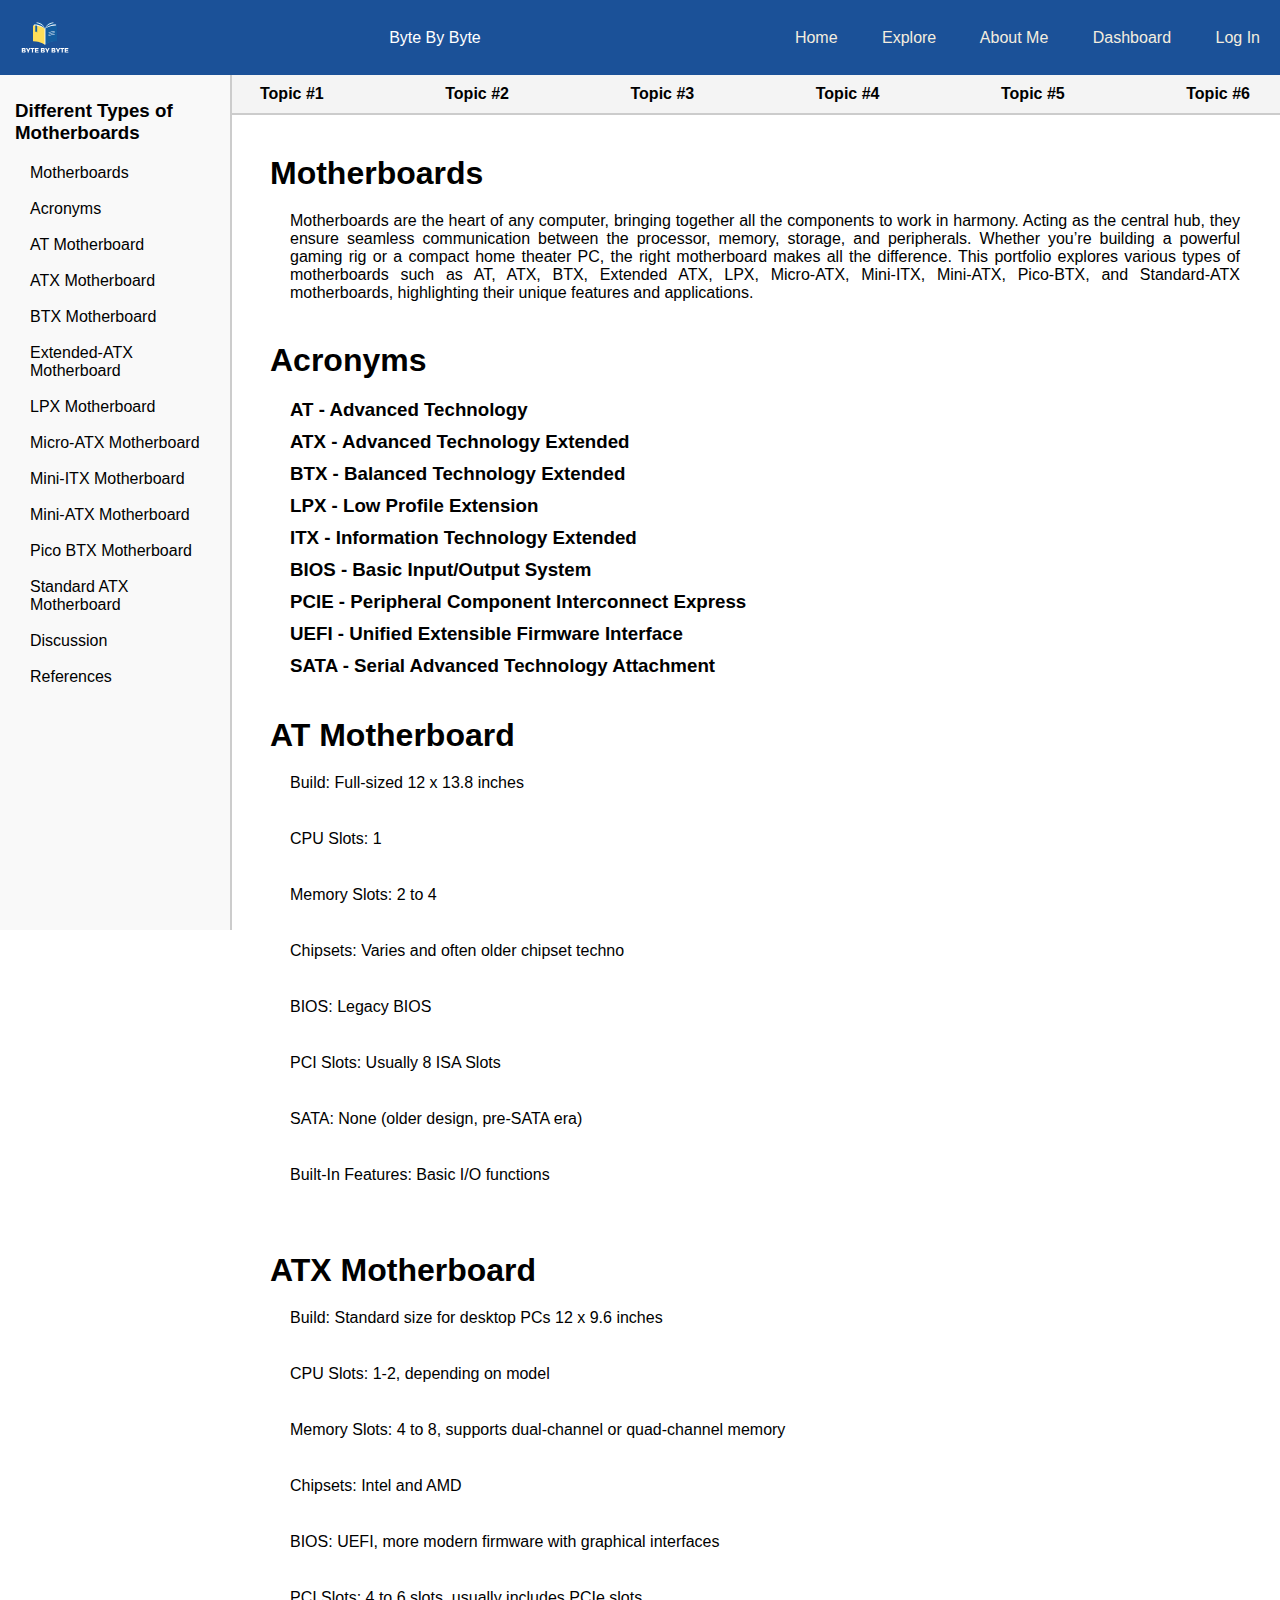
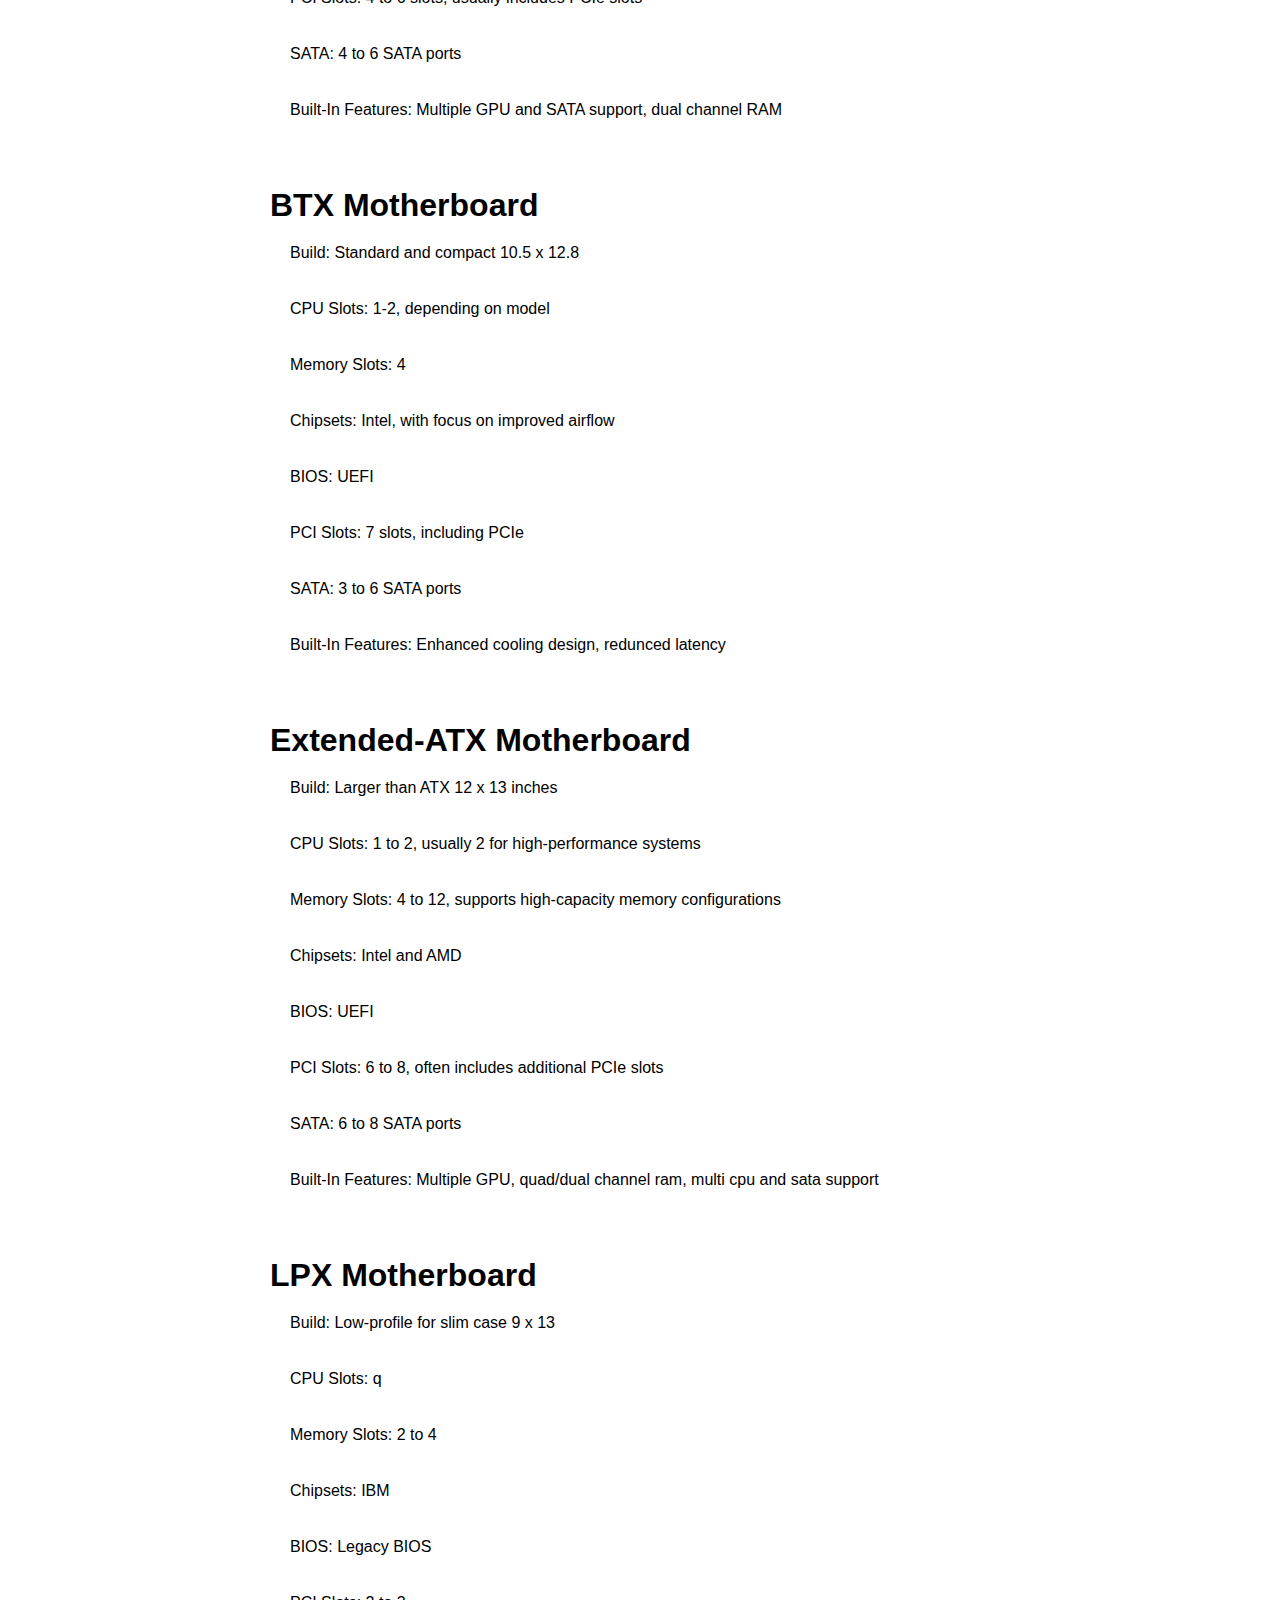
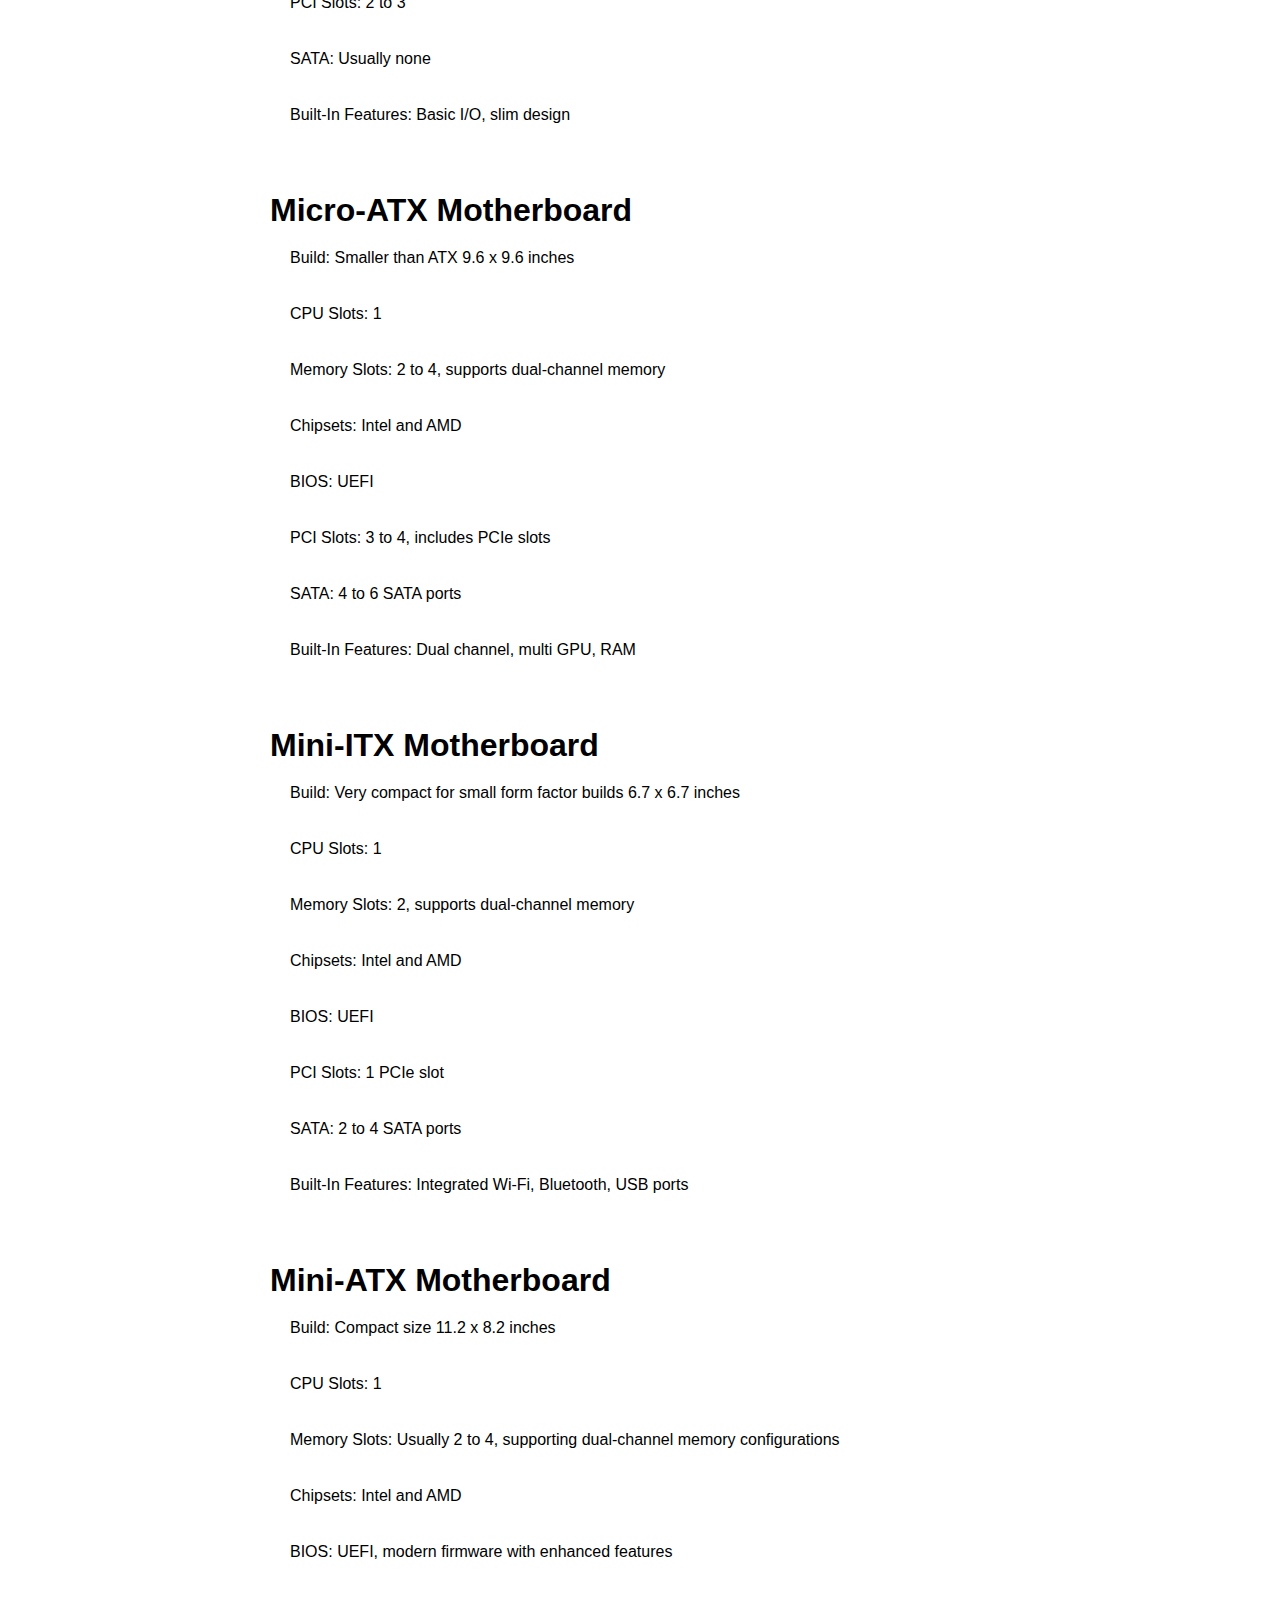
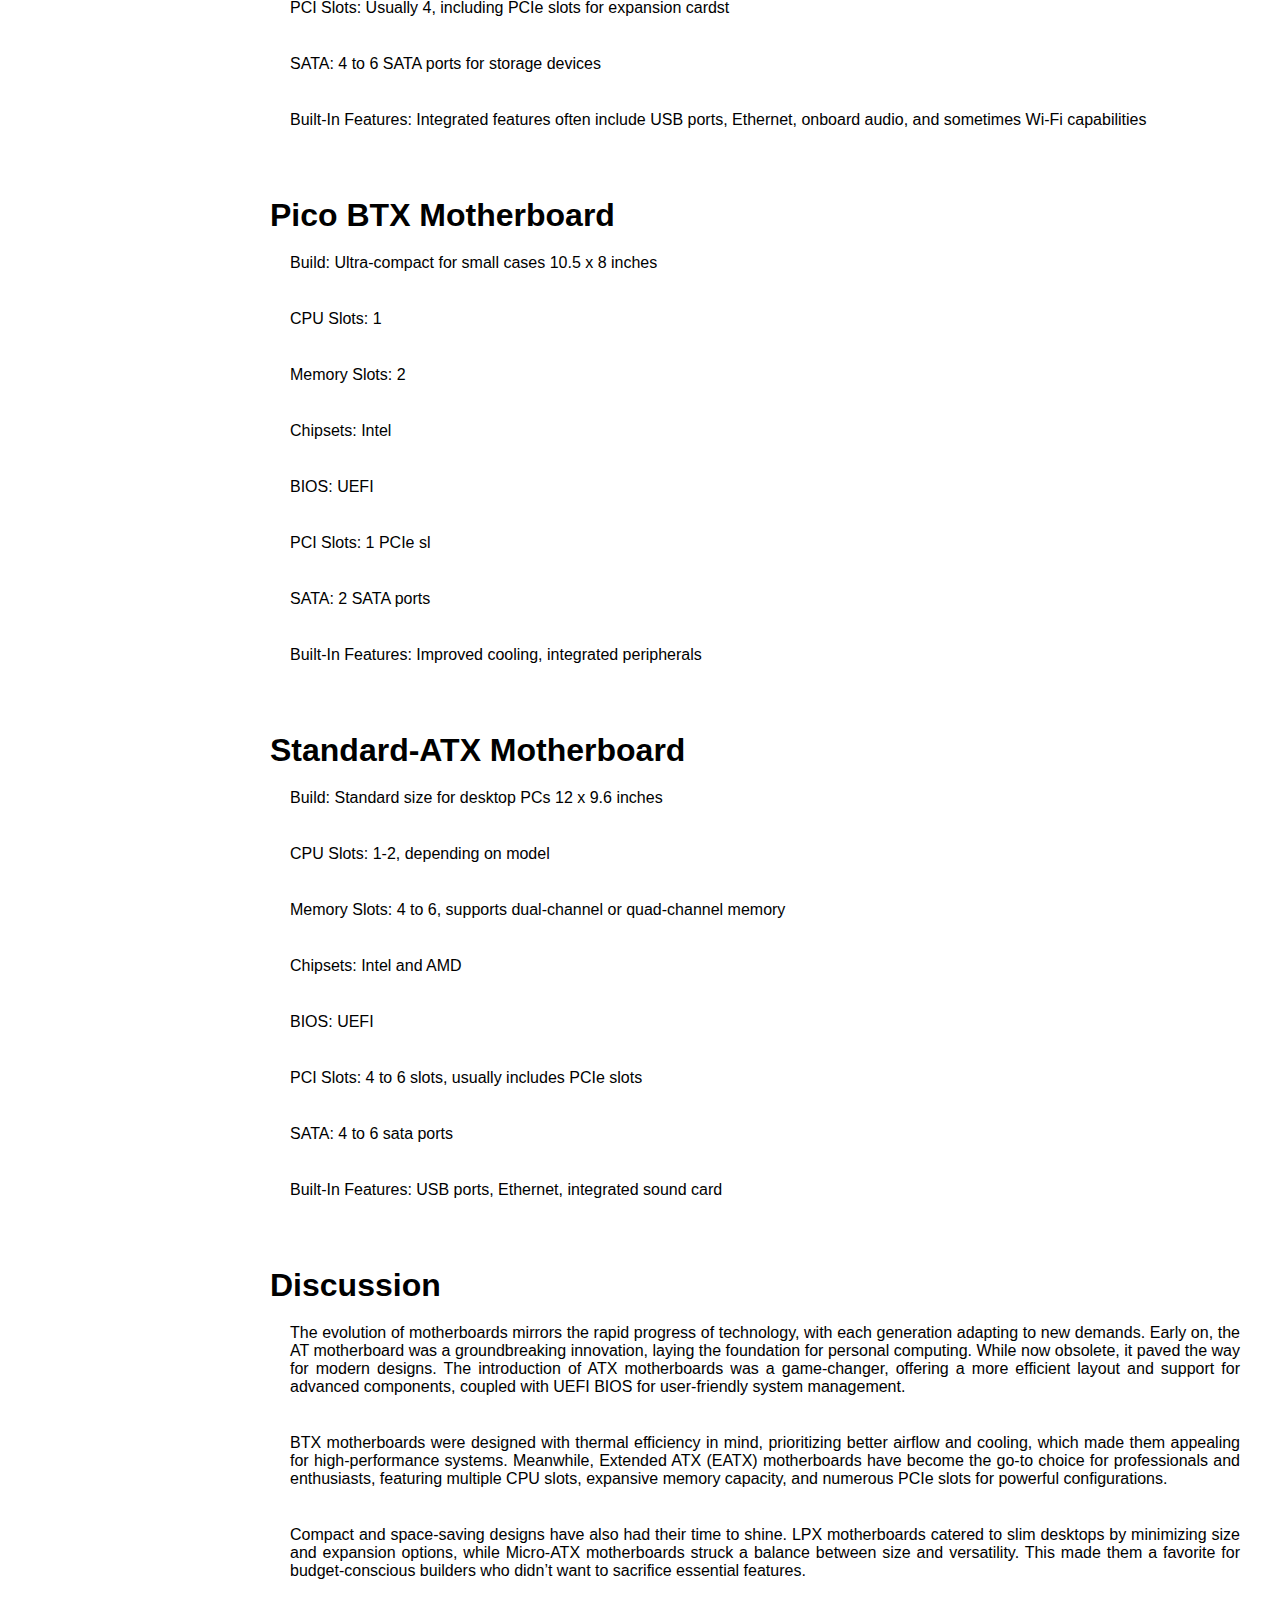
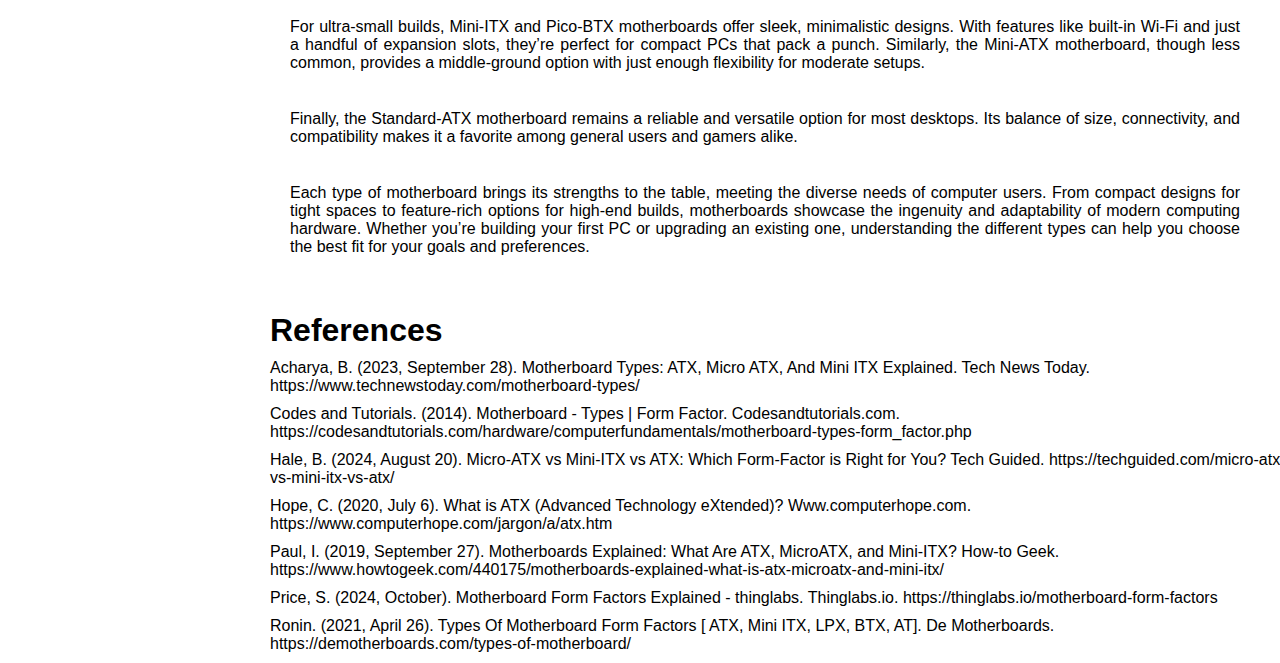
<file: topic5.html>
<!DOCTYPE html>
<html>
<head>
    <title>Byte By Byte</title>
    <link rel="stylesheet" type="text/css" href="style.css">
</head>
<body>
    <header>
        <img src="BYTEBYBYTE.svg">
        <div>Byte By Byte</div>
        <nav>
            <a href="index.html">Home</a>
            <a href="explore.html">Explore</a>
            <a href="about me.html">About Me</a>
            <a href="dashboard.html">Dashboard</a>
            <a href="login.html">Log In</a>
        </nav>
    </header>

    <!-- Topic -->
    <div class="content-container">
        <aside class="sidebar">
            <h3>Different Types of Motherboards</h3>
            <ul>
                <li><a href="#motherboard">Motherboards</a></li>
                <li><a href="#acro">Acronyms</a></li>
                <li><a href="#at">AT Motherboard</a></li>
                <li><a href="#atx">ATX Motherboard</a></li>
                <li><a href="#btx">BTX Motherboard</a></li>
                <li><a href="#extendedatx">Extended-ATX Motherboard</a></li>
                <li><a href="#lpx">LPX Motherboard</a></li>
                <li><a href="#microatx">Micro-ATX Motherboard</a></li>
                <li><a href="#miniitx">Mini-ITX Motherboard</a></li>
                <li><a href="#miniatx">Mini-ATX Motherboard</a></li>
                <li><a href="#pico">Pico BTX Motherboard</a></li>
                <li><a href="#standard">Standard ATX Motherboard</a></li>
                <li><a href="#discussion">Discussion</a></li>
                <li><a href="#references1">References </a></li>
            </ul>
        </aside>
        <main>
            <nav class="topic-nav">
                <a href="topic1.html">Topic #1</a>
                <a href="topic2.html">Topic #2</a>
                <a href="topic3.html">Topic #3</a>
                <a href="topic4.html">Topic #4</a>
                <a href="topic5.html">Topic #5</a>
                <a href="topic6.html">Topic #6</a>
            </nav>
            <section class="content">
                <h1 id="motherboard">Motherboards</h1>
                <p>Motherboards are the heart of any computer, bringing together all the components to work in harmony. Acting as the central hub, they ensure seamless communication between the processor, memory, storage, and peripherals. Whether you’re building a powerful gaming rig or a compact home theater PC, the right motherboard makes all the difference. This portfolio explores various types of motherboards such as AT, ATX, BTX, Extended ATX, LPX, Micro-ATX, Mini-ITX, Mini-ATX, Pico-BTX, and Standard-ATX motherboards, highlighting their unique features and applications.</p>
                <h1 id="acro">Acronyms</h1>
                <h3>AT - Advanced Technology</h3>
                <h3>ATX - Advanced Technology Extended</h3>
                <h3>BTX - Balanced Technology Extended</h3>
                <h3>LPX - Low Profile Extension</h3>
                <h3>ITX - Information Technology Extended</h3>
                <h3>BIOS - Basic Input/Output System</h3>
                <h3>PCIE - Peripheral Component Interconnect Express</h3>
                <h3>UEFI - Unified Extensible Firmware Interface</h3>
                <h3>SATA - Serial  Advanced Technology Attachment</h3>

                <h1 id="at">AT Motherboard</h1>
                <p>Build: Full-sized 12 x 13.8 inches</p><br>
                <p>CPU Slots: 1</p><br>
                <p>Memory Slots: 2 to 4</p><br>
                <p>Chipsets: Varies and often older chipset techno </p><br>
                <p>BIOS: Legacy BIOS</p><br>
                <p>PCI Slots: Usually 8 ISA Slots</p><br>
                <p>SATA: None (older design, pre-SATA era)</p><br>
                <p>Built-In Features: Basic I/O functions</p><br>

                <h1 id="atx">ATX Motherboard</h1>
                <p>Build: Standard size for desktop PCs 12 x 9.6 inches</p><br>
                <p>CPU Slots: 1-2, depending on model</p><br>
                <p>Memory Slots: 4 to 8, supports dual-channel or quad-channel memory</p><br>
                <p>Chipsets: Intel and AMD</p><br>
                <p>BIOS: UEFI, more modern firmware with graphical interfaces</p><br>
                <p>PCI Slots: 4 to 6 slots, usually includes PCIe slots</p><br>
                <p>SATA: 4 to 6 SATA ports</p><br>
                <p>Built-In Features: Multiple GPU and SATA support, dual channel RAM</p><br>

                <h1 id="btx">BTX Motherboard</h1>
                <p>Build: Standard and compact 10.5 x 12.8</p><br>
                <p>CPU Slots: 1-2, depending on model</p><br>
                <p>Memory Slots: 4</p><br>
                <p>Chipsets: Intel, with focus on improved airflow</p><br>
                <p>BIOS: UEFI</p><br>
                <p>PCI Slots: 7 slots, including PCIe</p><br>
                <p>SATA: 3 to 6 SATA ports</p><br>
                <p>Built-In Features: Enhanced cooling design, redunced latency</p><br>

                <h1 id="extendedatx">Extended-ATX Motherboard</h1>
                <p>Build: Larger than ATX 12 x 13 inches</p><br>
                <p>CPU Slots: 1 to 2, usually 2 for high-performance systems</p><br>
                <p>Memory Slots: 4 to 12, supports high-capacity memory configurations</p><br>
                <p>Chipsets: Intel and AMD</p><br>
                <p>BIOS: UEFI</p><br>
                <p>PCI Slots: 6 to 8, often includes additional PCIe slots</p><br>
                <p>SATA: 6 to 8 SATA ports</p><br>
                <p>Built-In Features: Multiple GPU, quad/dual channel ram, multi cpu and sata support</p><br>

                <h1 id="lpx">LPX Motherboard</h1>
                <p>Build: Low-profile for slim case 9 x 13</p><br>
                <p>CPU Slots: q</p><br>
                <p>Memory Slots: 2 to 4</p><br>
                <p>Chipsets: IBM</p><br>
                <p>BIOS: Legacy BIOS</p><br>
                <p>PCI Slots: 2 to 3</p><br>
                <p>SATA: Usually none</p><br>
                <p>Built-In Features: Basic I/O, slim design</p><br>

                <h1 id="microatx">Micro-ATX Motherboard</h1>
                <p>Build: Smaller than ATX 9.6 x 9.6 inches</p><br>
                <p>CPU Slots: 1</p><br>
                <p>Memory Slots: 2 to 4, supports dual-channel memory</p><br>
                <p>Chipsets: Intel and AMD</p><br>
                <p>BIOS: UEFI</p><br>
                <p>PCI Slots: 3 to 4, includes PCIe slots</p><br>
                <p>SATA: 4 to 6 SATA ports</p><br>
                <p>Built-In Features: Dual channel, multi GPU, RAM</p><br>

                <h1 id="miniitx">Mini-ITX Motherboard</h1>
                <p>Build: Very compact for small form factor builds 6.7 x 6.7 inches</p><br>
                <p>CPU Slots: 1</p><br>
                <p>Memory Slots: 2, supports dual-channel memory</p><br>
                <p>Chipsets: Intel and AMD</p><br>
                <p>BIOS: UEFI</p><br>
                <p>PCI Slots: 1 PCIe slot</p><br>
                <p>SATA: 2 to 4 SATA ports</p><br>
                <p>Built-In Features: Integrated Wi-Fi, Bluetooth, USB ports</p><br>

                <h1 id="miniatx">Mini-ATX Motherboard</h1>
                <p>Build: Compact size 11.2 x 8.2 inches</p><br>
                <p>CPU Slots: 1</p><br>
                <p>Memory Slots: Usually 2 to 4, supporting dual-channel memory configurations</p><br>
                <p>Chipsets: Intel and AMD</p><br>
                <p>BIOS: UEFI, modern firmware with enhanced features</p><br>
                <p>PCI Slots: Usually 4, including PCIe slots for expansion cardst</p><br>
                <p>SATA: 4 to 6 SATA ports for storage devices</p><br>
                <p>Built-In Features: Integrated features often include USB ports, Ethernet, onboard audio, and sometimes Wi-Fi capabilities</p><br>

                <h1 id="pico">Pico BTX Motherboard</h1>
                <p>Build: Ultra-compact for small cases 10.5 x 8 inches</p><br>
                <p>CPU Slots: 1</p><br>
                <p>Memory Slots: 2</p><br>
                <p>Chipsets: Intel</p><br>
                <p>BIOS: UEFI</p><br>
                <p>PCI Slots: 1 PCIe sl</p><br>
                <p>SATA: 2 SATA ports</p><br>
                <p>Built-In Features: Improved cooling, integrated peripherals</p><br>

                <h1 id="standardatx">Standard-ATX Motherboard</h1>
                <p>Build: Standard size for desktop PCs 12 x 9.6 inches</p><br>
                <p>CPU Slots: 1-2, depending on model</p><br>
                <p>Memory Slots: 4 to 6, supports dual-channel or quad-channel memory</p><br>
                <p>Chipsets: Intel and AMD</p><br>
                <p>BIOS: UEFI</p><br>
                <p>PCI Slots: 4 to 6 slots, usually includes PCIe slots</p><br>
                <p>SATA: 4 to 6 sata ports</p><br>
                <p>Built-In Features: USB ports, Ethernet, integrated sound card</p><br>

                <h1 id="discussion">Discussion</h1>
                <p>The evolution of motherboards mirrors the rapid progress of technology, with each generation adapting to new demands. Early on, the AT motherboard was a groundbreaking innovation, laying the foundation for personal computing. While now obsolete, it paved the way for modern designs. The introduction of ATX motherboards was a game-changer, offering a more efficient layout and support for advanced components, coupled with UEFI BIOS for user-friendly system management.</p><br>
                <p>BTX motherboards were designed with thermal efficiency in mind, prioritizing better airflow and cooling, which made them appealing for high-performance systems. Meanwhile, Extended ATX (EATX) motherboards have become the go-to choice for professionals and enthusiasts, featuring multiple CPU slots, expansive memory capacity, and numerous PCIe slots for powerful configurations.</p><br>
                <p>Compact and space-saving designs have also had their time to shine. LPX motherboards catered to slim desktops by minimizing size and expansion options, while Micro-ATX motherboards struck a balance between size and versatility. This made them a favorite for budget-conscious builders who didn’t want to sacrifice essential features.</p><br>
                <p>For ultra-small builds, Mini-ITX and Pico-BTX motherboards offer sleek, minimalistic designs. With features like built-in Wi-Fi and just a handful of expansion slots, they’re perfect for compact PCs that pack a punch. Similarly, the Mini-ATX motherboard, though less common, provides a middle-ground option with just enough flexibility for moderate setups.</p><br>
                <p>Finally, the Standard-ATX motherboard remains a reliable and versatile option for most desktops. Its balance of size, connectivity, and compatibility makes it a favorite among general users and gamers alike.</p><br>
                <p>Each type of motherboard brings its strengths to the table, meeting the diverse needs of computer users. From compact designs for tight spaces to feature-rich options for high-end builds, motherboards showcase the ingenuity and adaptability of modern computing hardware. Whether you’re building your first PC or upgrading an existing one, understanding the different types can help you choose the best fit for your goals and preferences.</p><br>
                <br>
                
                <h1 id="references1">References </h1>
                <ul class="reference">
                    <li>Acharya, B. (2023, September 28). Motherboard Types: ATX, Micro ATX, And Mini ITX Explained. Tech News Today. https://www.technewstoday.com/motherboard-types/</li>
                    <li>Codes and Tutorials. (2014). Motherboard - Types | Form Factor. Codesandtutorials.com. https://codesandtutorials.com/hardware/computerfundamentals/motherboard-types-form_factor.php</li>
                    <li>Hale, B. (2024, August 20). Micro-ATX vs Mini-ITX vs ATX: Which Form-Factor is Right for You? Tech Guided. https://techguided.com/micro-atx-vs-mini-itx-vs-atx/</li>
                    <li>Hope, C. (2020, July 6). What is ATX (Advanced Technology eXtended)?  Www.computerhope.com. https://www.computerhope.com/jargon/a/atx.htm</li>
                    <li>Paul, I. (2019, September 27). Motherboards Explained: What Are ATX, MicroATX, and Mini-ITX? How-to Geek. https://www.howtogeek.com/440175/motherboards-explained-what-is-atx-microatx-and-mini-itx/</li>
                    <li>Price, S. (2024, October). Motherboard Form Factors Explained - thinglabs. Thinglabs.io. https://thinglabs.io/motherboard-form-factors</li>
                    <li>Ronin. (2021, April 26). Types Of Motherboard Form Factors [ ATX, Mini ITX, LPX, BTX, AT]. De Motherboards. https://demotherboards.com/types-of-motherboard/</li>
                </ul>
            </section>
        </main>
    </div>
</body>
</html>
</file>
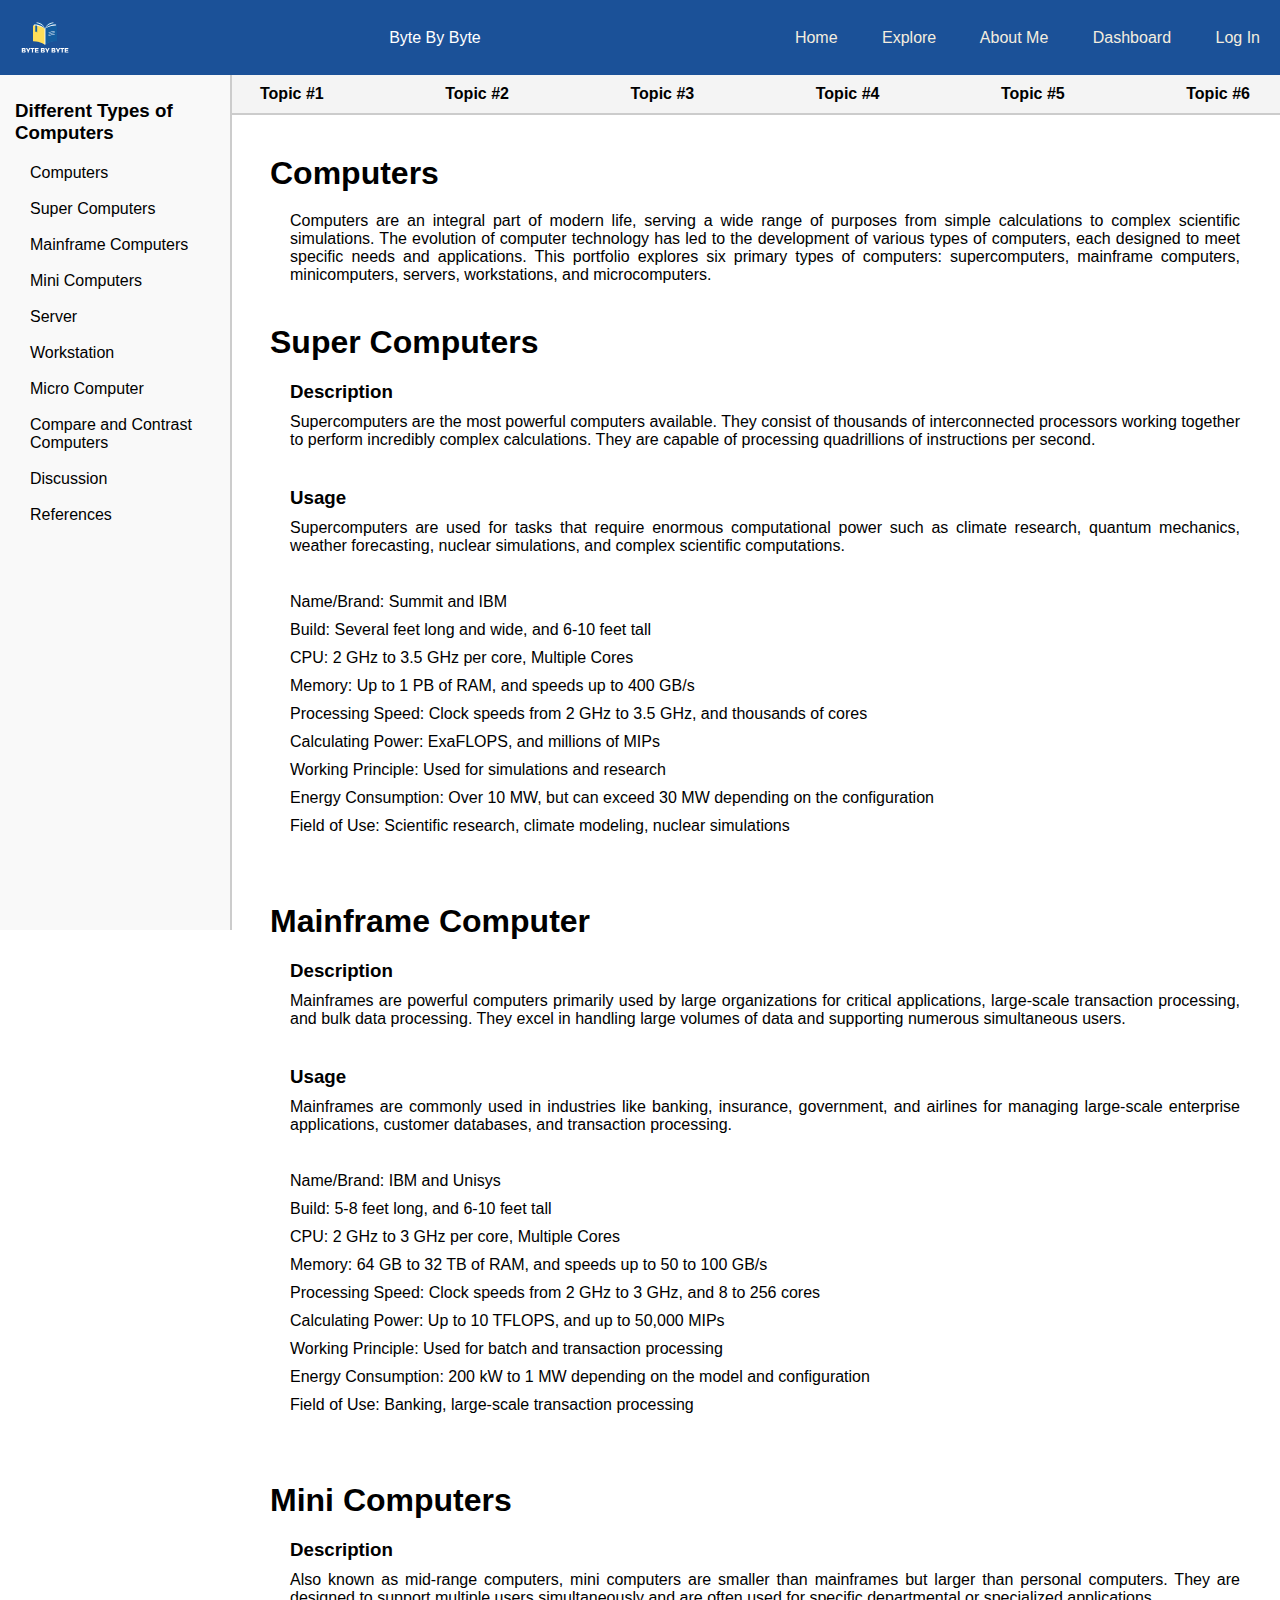
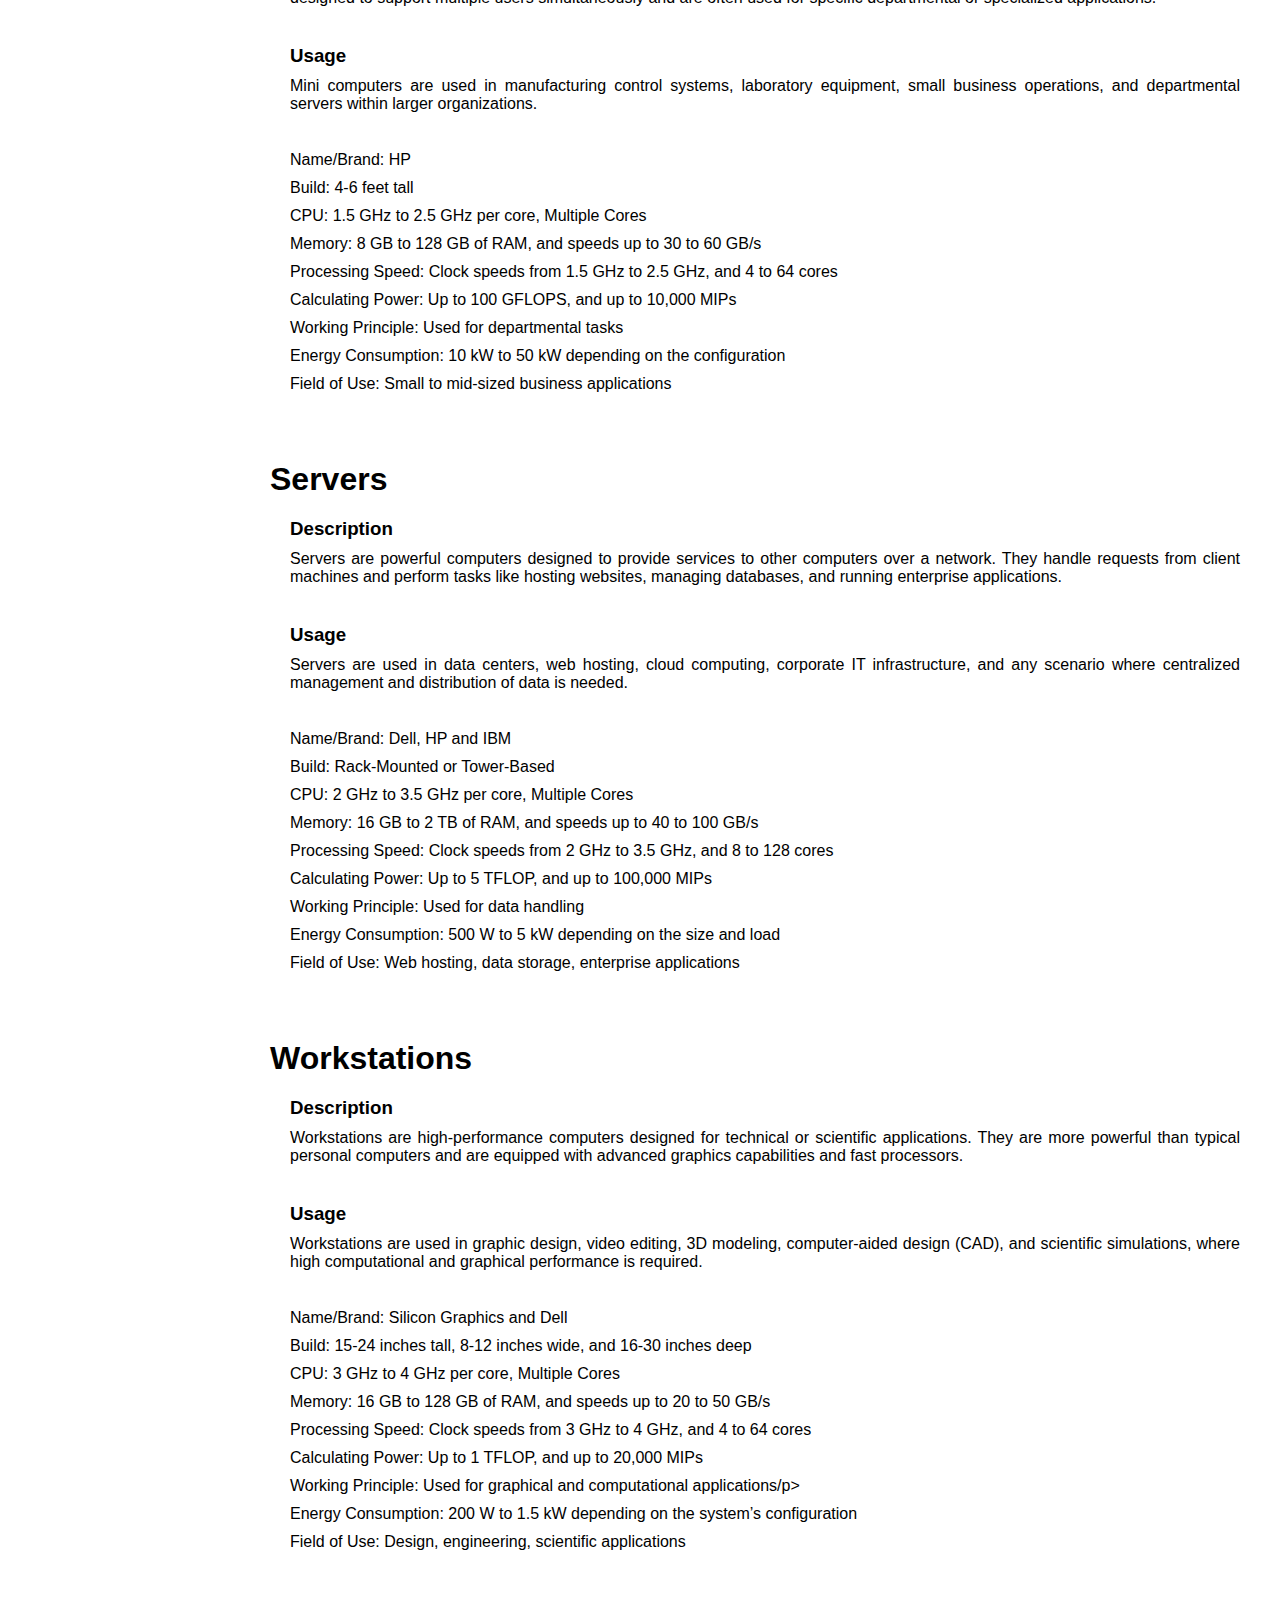
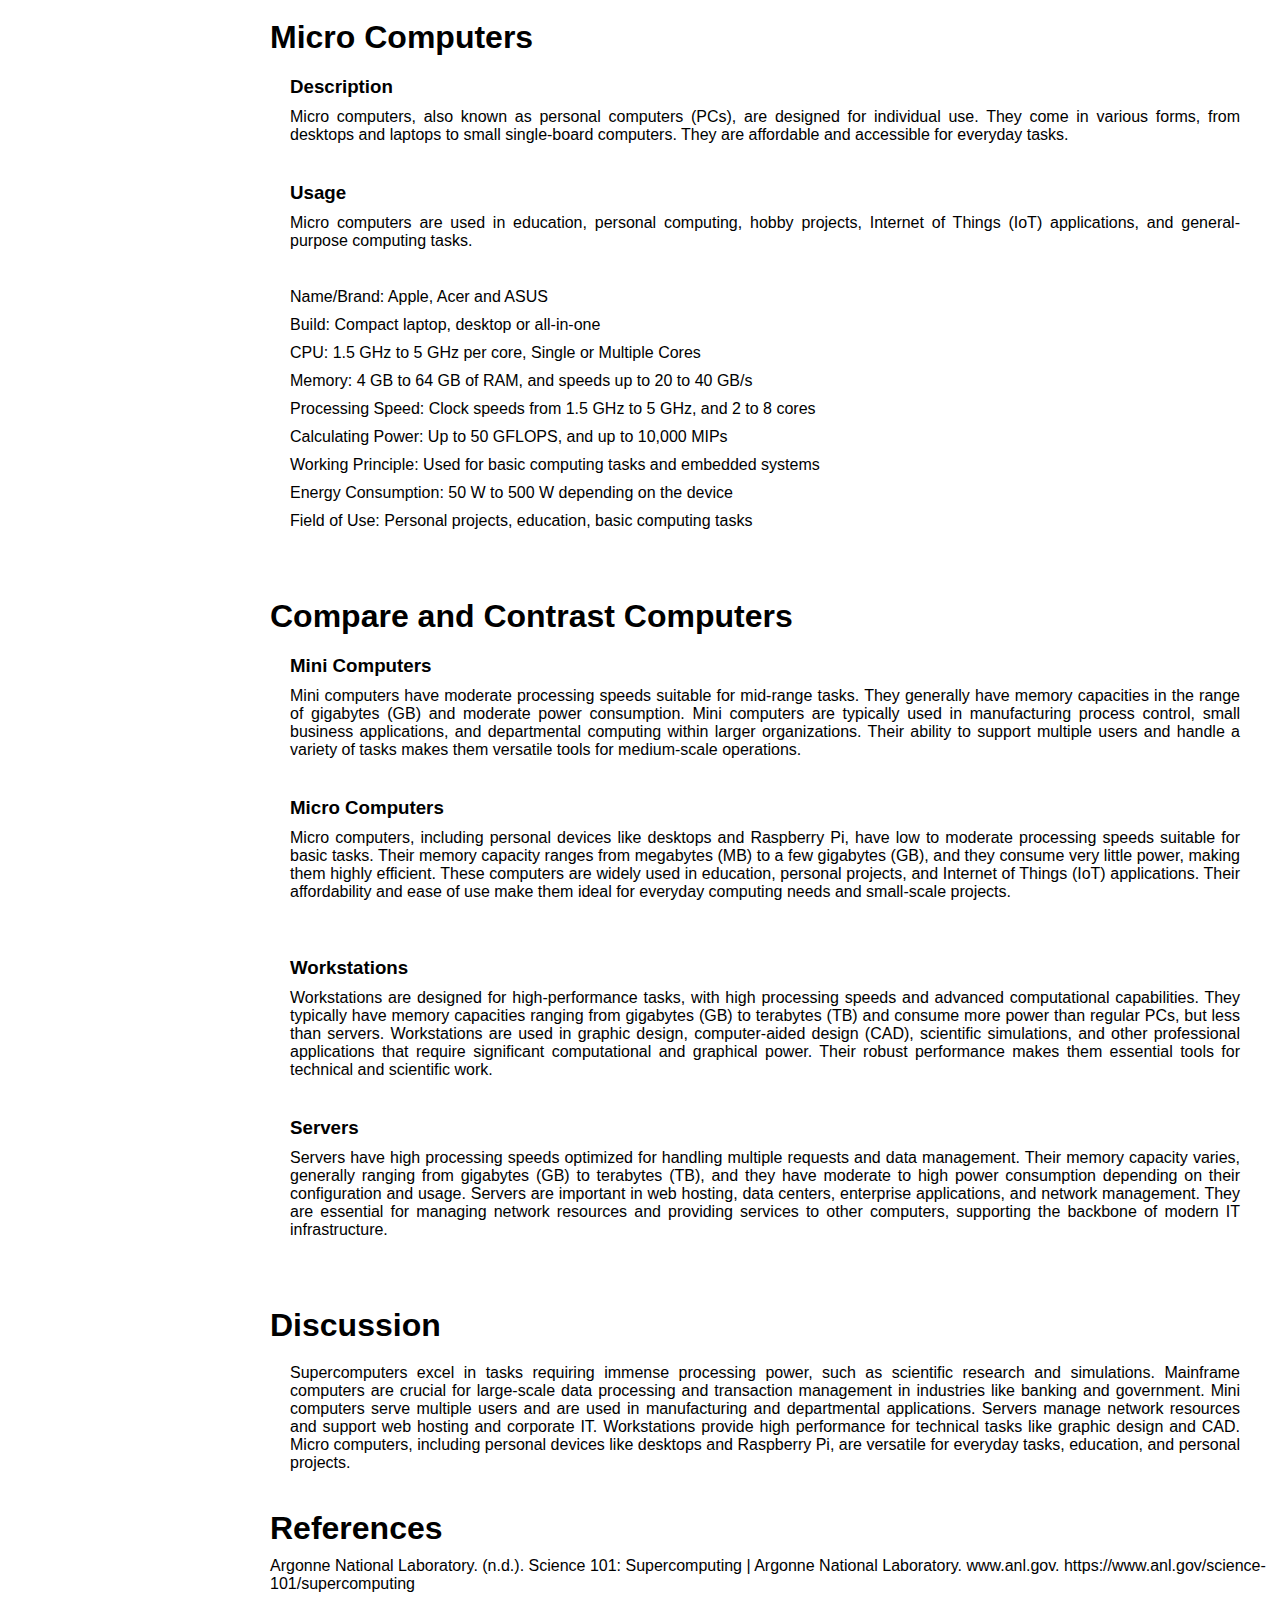
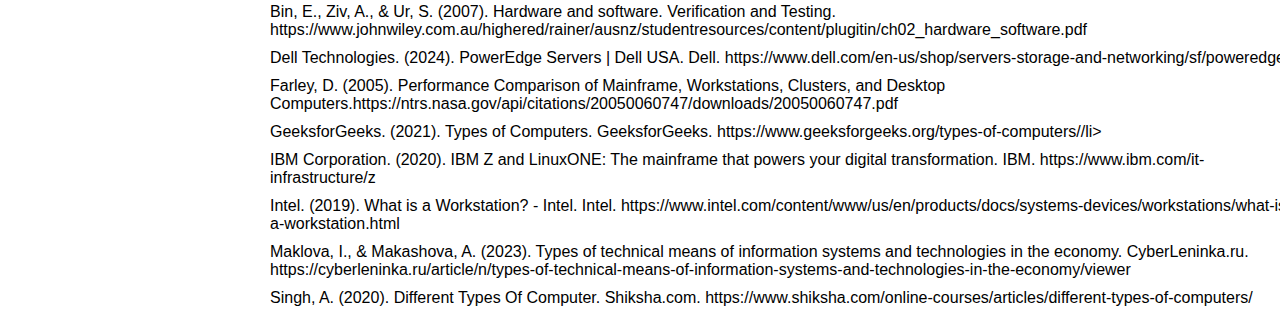
<file: topic6.html>
<!DOCTYPE html>
<html>
<head>
    <title>Byte By Byte</title>
    <link rel="stylesheet" type="text/css" href="style.css">
</head>
<body>
    <header>
        <img src="BYTEBYBYTE.svg">
        <div>Byte By Byte</div>
        <nav>
            <a href="index.html">Home</a>
            <a href="explore.html">Explore</a>
            <a href="about me.html">About Me</a>
            <a href="dashboard.html">Dashboard</a>
            <a href="login.html">Log In</a>
        </nav>
    </header>

    <!-- Topic -->
    <div class="content-container">
        <aside class="sidebar">
            <h3>Different Types of Computers</h3>
            <ul>
                <li><a href="#computer">Computers</a></li>
                <li><a href="#super">Super Computers</a></li>
                <li><a href="#main">Mainframe Computers</a></li>
                <li><a href="#mini">Mini Computers</a></li>
                <li><a href="#server">Server</a></li>
                <li><a href="#workstation">Workstation</a></li>
                <li><a href="#micro">Micro Computer</a></li>
                <li><a href="#compare">Compare and Contrast Computers</a></li>
                <li><a href="#discussion">Discussion</a></li>
                <li><a href="#references1">References</a></li>
            </ul>
        </aside>
        <main>
            <nav class="topic-nav">
                <a href="topic1.html">Topic #1</a>
                <a href="topic2.html">Topic #2</a>
                <a href="topic3.html">Topic #3</a>
                <a href="topic4.html">Topic #4</a>
                <a href="topic5.html">Topic #5</a>
                <a href="topic6.html">Topic #6</a>
            </nav>
            <section class="content">
                <h1 id="computer">Computers</h1>
                <p>Computers are an integral part of modern life, serving a wide range of purposes from simple calculations to complex scientific simulations. The evolution of computer technology has led to the development of various types of computers, each designed to meet specific needs and applications. This portfolio explores six primary types of computers: supercomputers, mainframe computers, minicomputers, servers, workstations, and microcomputers. </p>

                <h1 id="super">Super Computers</h1>
                <h3>Description</h3>
                <p>Supercomputers are the most powerful computers available. They consist of thousands of interconnected processors working together to perform incredibly complex calculations. They are capable of processing quadrillions of instructions per second.</p><br>
                <h3>Usage</h3>
                <p>Supercomputers are used for tasks that require enormous computational power such as climate research, quantum mechanics, weather forecasting, nuclear simulations, and complex scientific computations.</p>
                <br>
                <p>Name/Brand: Summit and IBM</p>
                <p>Build: Several feet long and wide, and 6-10 feet tall</p>
                <p>CPU: 2 GHz to 3.5 GHz per core, Multiple Cores</p>
                <p>Memory: Up to 1 PB of RAM,  and speeds up to 400 GB/s</p>
                <p>Processing Speed: Clock speeds from 2 GHz to 3.5 GHz, and thousands of cores</p>
                <p>Calculating Power: ExaFLOPS, and millions of MIPs</p>
                <p>Working Principle: Used for simulations and research</p>
                <p>Energy Consumption: Over 10 MW, but can exceed 30 MW depending on the configuration</p>
                <p>Field of Use: Scientific research, climate modeling, nuclear simulations</p>
                <br>

                <h1 id="main">Mainframe Computer</h1>
                <h3>Description</h3>
                <p>Mainframes are powerful computers primarily used by large organizations for critical applications, large-scale transaction processing, and bulk data processing. They excel in handling large volumes of data and supporting numerous simultaneous users.</p><br>
                <h3>Usage</h3>
                <p>Mainframes are commonly used in industries like banking, insurance, government, and airlines for managing large-scale enterprise applications, customer databases, and transaction processing.</p>
                <br>
                <p>Name/Brand: IBM and Unisys</p>
                <p>Build: 5-8 feet long, and 6-10 feet tall</p>
                <p>CPU: 2 GHz to 3 GHz per core, Multiple Cores</p>
                <p>Memory: 64 GB to 32 TB of RAM, and speeds up to 50 to 100 GB/s</p>
                <p>Processing Speed: Clock speeds from 2 GHz to 3 GHz, and 8 to 256 cores</p>
                <p>Calculating Power: Up to 10 TFLOPS, and up to 50,000 MIPs</p>
                <p>Working Principle: Used for batch and transaction processing</p>
                <p>Energy Consumption: 200 kW to 1 MW depending on the model and configuration</p>
                <p>Field of Use: Banking, large-scale transaction processing</p>
                <br>

                <h1 id="mini">Mini Computers</h1>
                <h3>Description</h3>
                <p>Also known as mid-range computers, mini computers are smaller than mainframes but larger than personal computers. They are designed to support multiple users simultaneously and are often used for specific departmental or specialized applications.</p><br>
                <h3>Usage</h3>
                <p>Mini computers are used in manufacturing control systems, laboratory equipment, small business operations, and departmental servers within larger organizations.</p>
                <br>
                <p>Name/Brand: HP</p>
                <p>Build: 4-6 feet tall</p>
                <p>CPU: 1.5 GHz to 2.5 GHz per core, Multiple Cores</p>
                <p>Memory: 8 GB to 128 GB of RAM, and speeds up to 30 to 60 GB/s</p>
                <p>Processing Speed: Clock speeds from 1.5 GHz to 2.5 GHz, and 4 to 64 cores</p>
                <p>Calculating Power: Up to 100 GFLOPS, and up to 10,000 MIPs</p>
                <p>Working Principle: Used for departmental tasks</p>
                <p>Energy Consumption: 10 kW to 50 kW depending on the configuration</p>
                <p>Field of Use: Small to mid-sized business applications</p>
                <br>

                <h1 id="server">Servers</h1>
                <h3>Description</h3>
                <p>Servers are powerful computers designed to provide services to other computers over a network. They handle requests from client machines and perform tasks like hosting websites, managing databases, and running enterprise applications.</p><br>
                <h3>Usage</h3>
                <p>Servers are used in data centers, web hosting, cloud computing, corporate IT infrastructure, and any scenario where centralized management and distribution of data is needed.</p>
                <br>
                <p>Name/Brand: Dell, HP and IBM</p>
                <p>Build: Rack-Mounted or Tower-Based</p>
                <p>CPU: 2 GHz to 3.5 GHz per core, Multiple Cores</p>
                <p>Memory: 16 GB to 2 TB of RAM, and speeds up to 40 to 100 GB/s</p>
                <p>Processing Speed: Clock speeds from 2 GHz to 3.5 GHz, and 8 to 128 cores</p>
                <p>Calculating Power: Up to 5 TFLOP, and up to 100,000 MIPs</p>
                <p>Working Principle: Used for data handling</p>
                <p>Energy Consumption: 500 W to 5 kW depending on the size and load</p>
                <p>Field of Use: Web hosting, data storage, enterprise applications</p>
                <br>

                <h1 id="work">Workstations</h1>
                <h3>Description</h3>
                <p>Workstations are high-performance computers designed for technical or scientific applications. They are more powerful than typical personal computers and are equipped with advanced graphics capabilities and fast processors.</p><br>
                <h3>Usage</h3>
                <p>Workstations are used in graphic design, video editing, 3D modeling, computer-aided design (CAD), and scientific simulations, where high computational and graphical performance is required.</p>
                <br>
                <p>Name/Brand: Silicon Graphics and Dell</p>
                <p>Build: 15-24 inches tall, 8-12 inches wide, and 16-30 inches deep</p>
                <p>CPU: 3 GHz to 4 GHz per core, Multiple Cores</p>
                <p>Memory: 16 GB to 128 GB of RAM, and speeds up to 20 to 50 GB/s</p>
                <p>Processing Speed: Clock speeds from 3 GHz to 4 GHz, and 4 to 64 cores</p>
                <p>Calculating Power: Up to 1 TFLOP, and up to 20,000 MIPs</p>
                <p>Working Principle: Used for graphical and computational applications/p>
                <p>Energy Consumption: 200 W to 1.5 kW depending on the system’s configuration</p>
                <p>Field of Use: Design, engineering, scientific applications</p>
                <br>

                <h1 id="micro">Micro Computers</h1>
                <h3>Description</h3>
                <p>Micro computers, also known as personal computers (PCs), are designed for individual use. They come in various forms, from desktops and laptops to small single-board computers. They are affordable and accessible for everyday tasks.</p><br>
                <h3>Usage</h3>
                <p>Micro computers are used in education, personal computing, hobby projects, Internet of Things (IoT) applications, and general-purpose computing tasks.</p>
                <br>
                <p>Name/Brand: Apple, Acer and ASUS</p>
                <p>Build: Compact laptop, desktop or all-in-one</p>
                <p>CPU: 1.5 GHz to 5 GHz per core, Single or Multiple Cores</p>
                <p>Memory: 4 GB to 64 GB of RAM, and speeds up to 20 to 40 GB/s</p>
                <p>Processing Speed: Clock speeds from 1.5 GHz to 5 GHz, and 2 to 8 cores</p>
                <p>Calculating Power: Up to 50 GFLOPS, and up to 10,000 MIPs</p>
                <p>Working Principle: Used for basic computing tasks and embedded systems</p>
                <p>Energy Consumption: 50 W to 500 W depending on the device</p>
                <p>Field of Use: Personal projects, education, basic computing tasks</p>
                <br>

                <h1 id="compare">Compare and Contrast Computers</h1>
                <h3>Mini Computers</h3>
                <p>Mini computers have moderate processing speeds suitable for mid-range tasks. They generally have memory capacities in the range of gigabytes (GB) and moderate power consumption. Mini computers are typically used in manufacturing process control, small business applications, and departmental computing within larger organizations. Their ability to support multiple users and handle a variety of tasks makes them versatile tools for medium-scale operations.</p><br>
                <h3>Micro Computers</h3>
                <p>Micro computers, including personal devices like desktops and Raspberry Pi, have low to moderate processing speeds suitable for basic tasks. Their memory capacity ranges from megabytes (MB) to a few gigabytes (GB), and they consume very little power, making them highly efficient. These computers are widely used in education, personal projects, and Internet of Things (IoT) applications. Their affordability and ease of use make them ideal for everyday computing needs and small-scale projects.</p>
                <br><br>
                <h3>Workstations</h3>
                <p>Workstations are designed for high-performance tasks, with high processing speeds and advanced computational capabilities. They typically have memory capacities ranging from gigabytes (GB) to terabytes (TB) and consume more power than regular PCs, but less than servers. Workstations are used in graphic design, computer-aided design (CAD), scientific simulations, and other professional applications that require significant computational and graphical power. Their robust performance makes them essential tools for technical and scientific work.</p><br>
                <h3>Servers</h3>
                <p>Servers have high processing speeds optimized for handling multiple requests and data management. Their memory capacity varies, generally ranging from gigabytes (GB) to terabytes (TB), and they have moderate to high power consumption depending on their configuration and usage. Servers are important in web hosting, data centers, enterprise applications, and network management. They are essential for managing network resources and providing services to other computers, supporting the backbone of modern IT infrastructure.</p>

                <br>
                <h1 id="discussion">Discussion</h1>
                <p>Supercomputers excel in tasks requiring immense processing power, such as scientific research and simulations. Mainframe computers are crucial for large-scale data processing and transaction management in industries like banking and government. Mini computers serve multiple users and are used in manufacturing and departmental applications. Servers manage network resources and support web hosting and corporate IT. Workstations provide high performance for technical tasks like graphic design and CAD. Micro computers, including personal devices like desktops and Raspberry Pi, are versatile for everyday tasks, education, and personal projects.</p>
                <br>
                
                <h1 id="references1">References</h1>
                <ul class="reference">
                    <li>Argonne National Laboratory. (n.d.). Science 101: Supercomputing | Argonne National Laboratory. www.anl.gov. https://www.anl.gov/science-101/supercomputing</li>
                    <li>Bin, E., Ziv, A., & Ur, S. (2007). Hardware and software. Verification and Testing. https://www.johnwiley.com.au/highered/rainer/ausnz/studentresources/content/plugitin/ch02_hardware_software.pdf</li>
                    <li>Dell Technologies. (2024). PowerEdge Servers | Dell USA. Dell. https://www.dell.com/en-us/shop/servers-storage-and-networking/sf/poweredge</li>
                    <li>Farley, D. (2005). Performance Comparison of Mainframe, Workstations, Clusters, and Desktop Computers.https://ntrs.nasa.gov/api/citations/20050060747/downloads/20050060747.pdf</li>
                    <li>GeeksforGeeks. (2021). Types of Computers. GeeksforGeeks. https://www.geeksforgeeks.org/types-of-computers//li>
                    <li>IBM Corporation. (2020). IBM Z and LinuxONE: The mainframe that powers your digital transformation. IBM. https://www.ibm.com/it-infrastructure/z</li>
                    <li>Intel. (2019). What is a Workstation? - Intel. Intel. https://www.intel.com/content/www/us/en/products/docs/systems-devices/workstations/what-is-a-workstation.html</li>
                    <li>Maklova, I., & Makashova, A. (2023). Types of technical means of information systems and technologies in the economy. CyberLeninka.ru. https://cyberleninka.ru/article/n/types-of-technical-means-of-information-systems-and-technologies-in-the-economy/viewer</li>
                    <li>Singh, A. (2020). Different Types Of Computer. Shiksha.com. https://www.shiksha.com/online-courses/articles/different-types-of-computers/</li>
                </ul>
            </section>
        </main>
    </div>
</body>
</html>
</file>
<file: style.css>
body {
    font-family: tahoma, sans-serif;
    margin: 0;
    padding: 0;
    box-sizing: border-box;
}

header {
    position: fixed;
    top: 0;
    left: 0;
    width: 100%;
    height: 55px;
    background-color: #1b5198;
    color: #fff;
    padding: 10px 20px;
    display: flex;
    justify-content: space-between;
    align-items: center;
    z-index: 1000;
}

header nav a {
    color: #f4eddf;
    text-decoration: none;
    margin: 0 40px 40px 0;
}

header img {
    width: 50px;
    height: auto;
    margin-right: 5px;
}

/* landing page */
#landing {
    text-align: center;
    padding: 50px 30px;
}

#landing h1{
    margin-top: 100px;
}
#intro {
    text-align: center;
    margin-top: 20px;
    margin-bottom: 60px;
}

#recommendation {
    text-align: left;
    margin: 0 30px 30px;
}

.recommendation-container {
    display: flex;
    justify-content: space-between;
    gap: 20px;
    padding: 0 30px;
}

.recommendation-box {
    flex: 1;
    max-width: 500px;
    min-height: 250px;
    padding: 25px;
    border: 2px solid #ccc;
    border-radius: 8px;
    text-align: justify;
    display: flex;
    flex-direction: column;
    justify-content: space-between;
}

.recommendation-box p {
    flex-grow: 1; 
}

.recommendation-box h3 {
    text-align: left;
    margin-bottom: 10px;
}

.recommendation-box a {
    display: inline-block;
    margin-top: 10px;
    padding: 8px 10px;
    background-color: #007BFF;
    color: white;
    border-radius: 5px;
    text-decoration: none;
    font-weight: bold;
    text-align: center;
}

.recommendation-box a:hover {
    background-color: #0056b3;
}

/* Log in and Sign up page */
.form-container {
    display: flex;
    justify-content: space-between;
    margin-top: 120px;
    max-width: 100%;
    height: auto;
    padding: 0 60px;
    box-sizing: border-box;
}

.logo img {
    width: 500px;
    height: auto;
    margin-left: 50px;
}

.login, .signup {
    margin-right: 150px;
    padding: 30px;
    width: 350px;
    text-align: center;
}

.login h3, .signup h3 {
    margin-bottom: 20px;
    font-size: 24px;
}

.login form, .signup form {
    display: flex;
    flex-direction: column;
    gap: 15px;
}

.login label, .signup label {
    text-align: left;
    font-size: 14px;
}

.login input, .signup input {
    padding: 10px;
    font-size: 16px;
    border-radius: 5px;
    border: 1px solid #ccc;
}

.login button, .signup button {
    padding: 10px;
    background-color: #007BFF;
    color: white;
    border: none;
    border-radius: 5px;
    font-size: 16px;
    cursor: pointer;
}

.login button:hover, .signup button:hover {
    background-color: #0056b3;
}

.login a, .signup a {
    color: #007BFF;
    text-decoration: none;
}

.login a:hover, .signup a:hover {
    text-decoration: underline;
}

.login p, .signup p {
    margin-top: 10px;
    font-size: 14px;
}

.button-container {
    display: flex;
    justify-content: space-between;
    gap: 10px;
    margin-top: 20px;
}

.forgot-password {
    flex: 1; 
    font-size: 14px;
    color: #007BFF;
    text-decoration: none;
    border: 1px solid #ccc;
    padding: 10px;
    border-radius: 5px;
    display: inline-block;
    text-align: center;
}

button[type="submit"] {
    flex: 1; 
    padding: 10px;
    background-color: #007BFF;
    color: white;
    border: none;
    border-radius: 5px;
    font-size: 16px;
    cursor: pointer;
}

button[type="submit"]:hover {
    background-color: #0056b3;
}

/* Explore page */
#available {
    text-align: center;
    margin-top: 100px;
}

.courses {
    display: grid;
    grid-template-columns: repeat(3, 1fr); 
    gap: 20px;
    justify-items: center;
    padding: 0 20px;
    margin-top: 30px;
}

.explore-container {
    padding: 0 30px;
    flex-wrap: wrap;
}

.explore-box {
    flex: 1 1 calc(33.33% - 20px);
    width: 350px;
    height: 260px; 
    padding: 25px;
    border: 2px solid #ccc;
    border-radius: 8px;
    text-align: justify;
    display: flex;
    flex-direction: column;
    justify-content: space-between;
}

.explore-box h3 {
    text-align: left;
    margin-bottom: 10px;
}

.explore-box p {
    flex-grow: 1; 
}

.explore-box a {
    display: inline-block;
    margin-top: 10px;
    padding: 8px 10px;
    background-color: #007BFF;
    color: white;
    border-radius: 5px;
    text-decoration: none;
    font-weight: bold;
    text-align: center;
}

.explore-box a:hover {
    background-color: #0056b3;
}

/* About Me page */
.about-me-container {
    display: flex;
    max-width: 100%;
    height: auto;
    margin-top: 100px;
}

.about {
    margin-top: 100px;
    margin-right: 120px;
    text-align: justify;
}

.picture img {
    width: 400px;
    height: auto;
    margin: 15px 120px;
    border-radius: 8px;
}

/* Dashboardpage */
#dashboard {
    margin-top: 150px;
    margin-left: 50px;
    margin-bottom: 40px;
}

.dashboard-container {
    display: flex;
    gap: 20px;
    padding: 0 30px;
}

.dashboard-box {
    flex: 1;
    min-height: 400px;
    padding: 25px;
    border: 2px solid #ccc;
    border-radius: 8px;
}

.dashboard-box h2 {
    flex-grow: 1; 
    text-align: left;
    margin-bottom: 5px;
}

.dashboard-box-info {
    display: flex;
    justify-content: space-between;
    gap: 10px;
    align-items: center;
    white-space: nowrap; /* Prevents the text from wrapping to a new line */
    overflow: hidden; /* Hides the overflowed content */
    text-overflow: ellipsis; /* Displays "..." when the text overflows */
}

.date-started, .date-finished, .lesson {
    flex: 1;
}

/* Content page */
main {
    flex: 1;
    display: flex;
    flex-direction: column;
}

.main-nav {
    display: flex;
    gap: 15px;
    margin-left: 250px;
}

.main-nav a {
    text-decoration: none;
    color: black;
    font-weight: bold;
}

.content-container {
    display: flex;
    flex: 1;
}

.sidebar {
    position: fixed;
    top: 55px;
    left: 0;
    width: 200px;
    height: calc(100% - 55px);
    background-color: #f9f9f9;
    border-right: 2px solid #ccc;
    padding: 15px;
    overflow-y: auto;
    z-index: 999;
}

.sidebar h3 {
    margin-top: 30px;
    margin-bottom: 20px;
}

.sidebar ul {
    list-style: none;
}

.sidebar li {
    margin-left: -25px;
}

.sidebar ul li {
    margin-bottom: 18px;
}

.sidebar a {
    color: black;
    text-decoration: none;
}

.sidebar a:hover {
    text-decoration: underline;
}

.topic-nav {
    position: relative;
    display: flex;
    justify-content: space-between;
    border-bottom: 2px solid #ccc;
    padding: 10px 30px;
    background-color: #f4f4f4;
    margin-left: 230px;
    margin-top: 75px;
}

.topic-nav a {
    text-decoration: none;
    color: black;
    font-weight: bold;
}

.content {
    margin-left: 250px;
}

.content h1 {
    margin: 40px 20px 20px;
}

.content h3 {
    margin: 10px 40px 10px;
}

.content p {
    text-align: justify;
    margin: 10px 40px 10px;
}

.content li {
    margin: 10px 30px;
}

#contribution-content {
    margin: 10px 40px 10px;
}

.reference  {
    list-style-type: none;
    margin: 10px -50px;
}

#references1, #references2, #references3 {
    margin: 10px 20px
}
</file>
